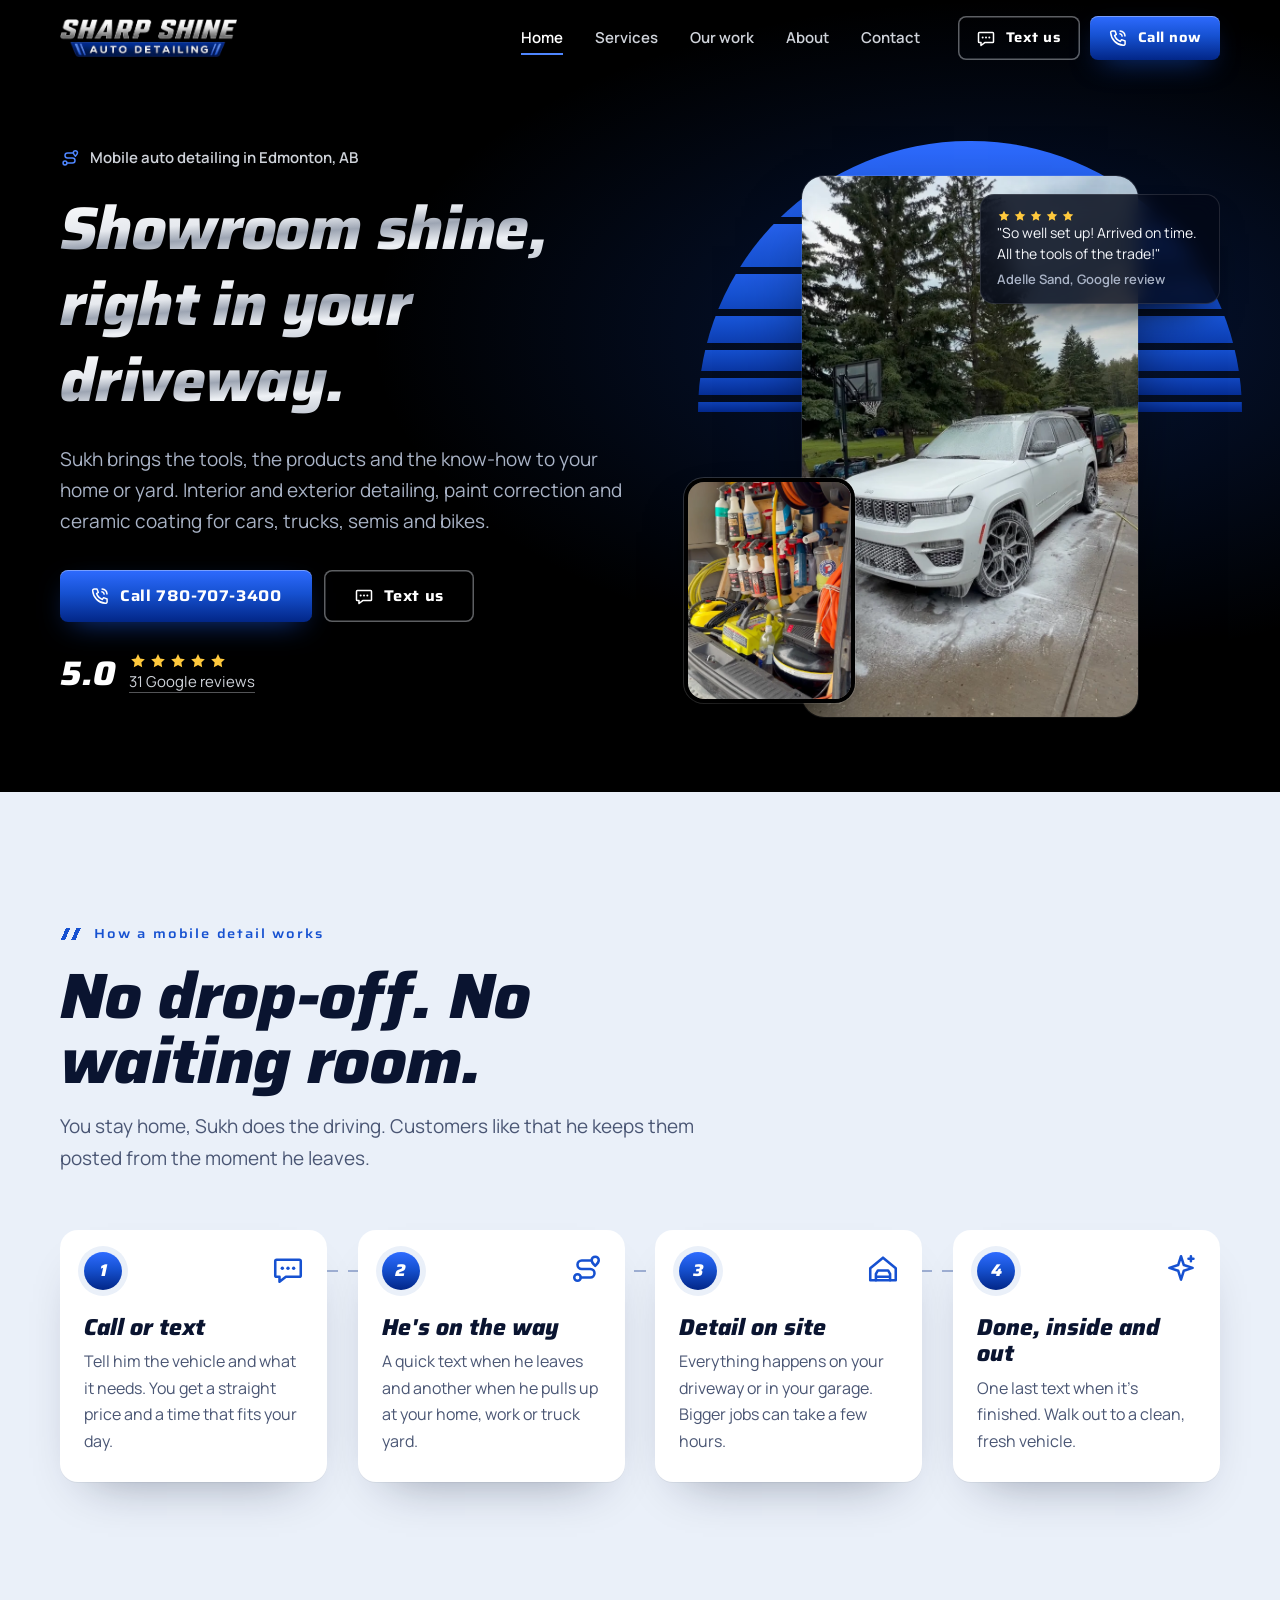
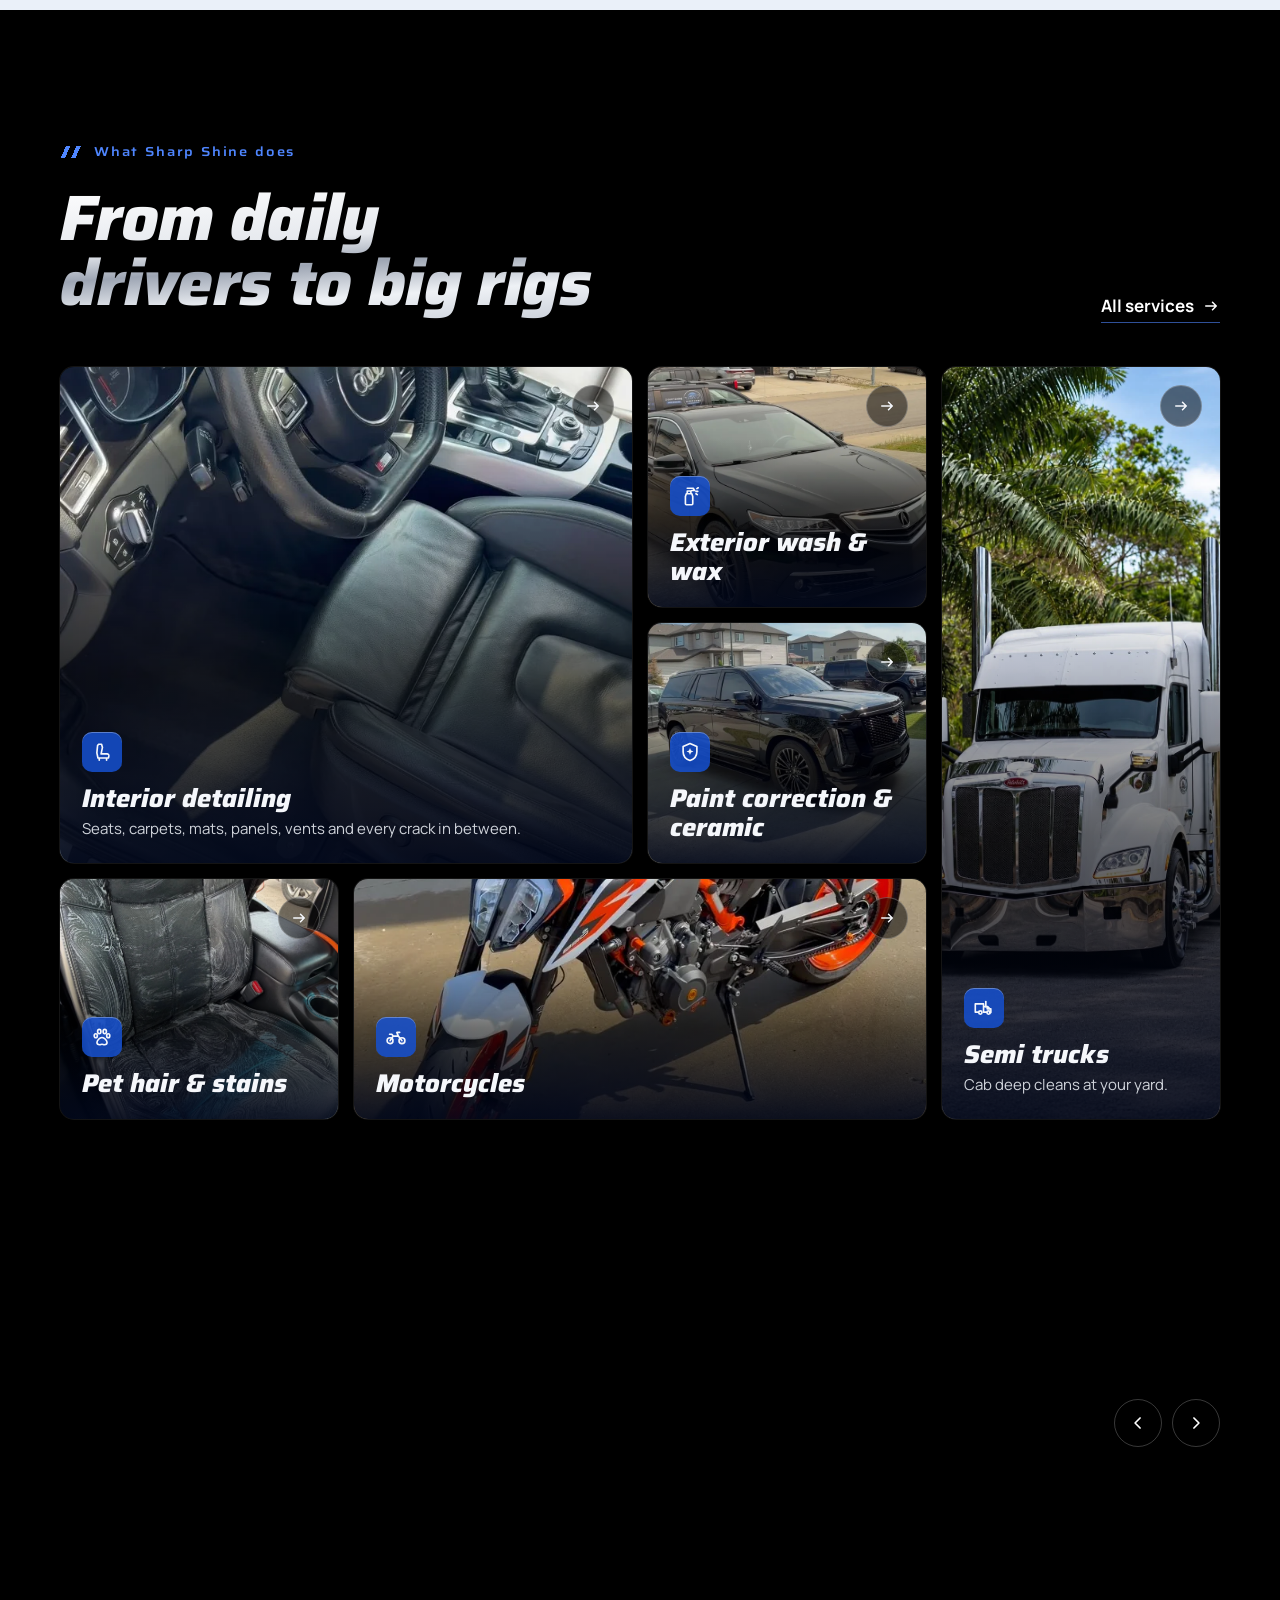
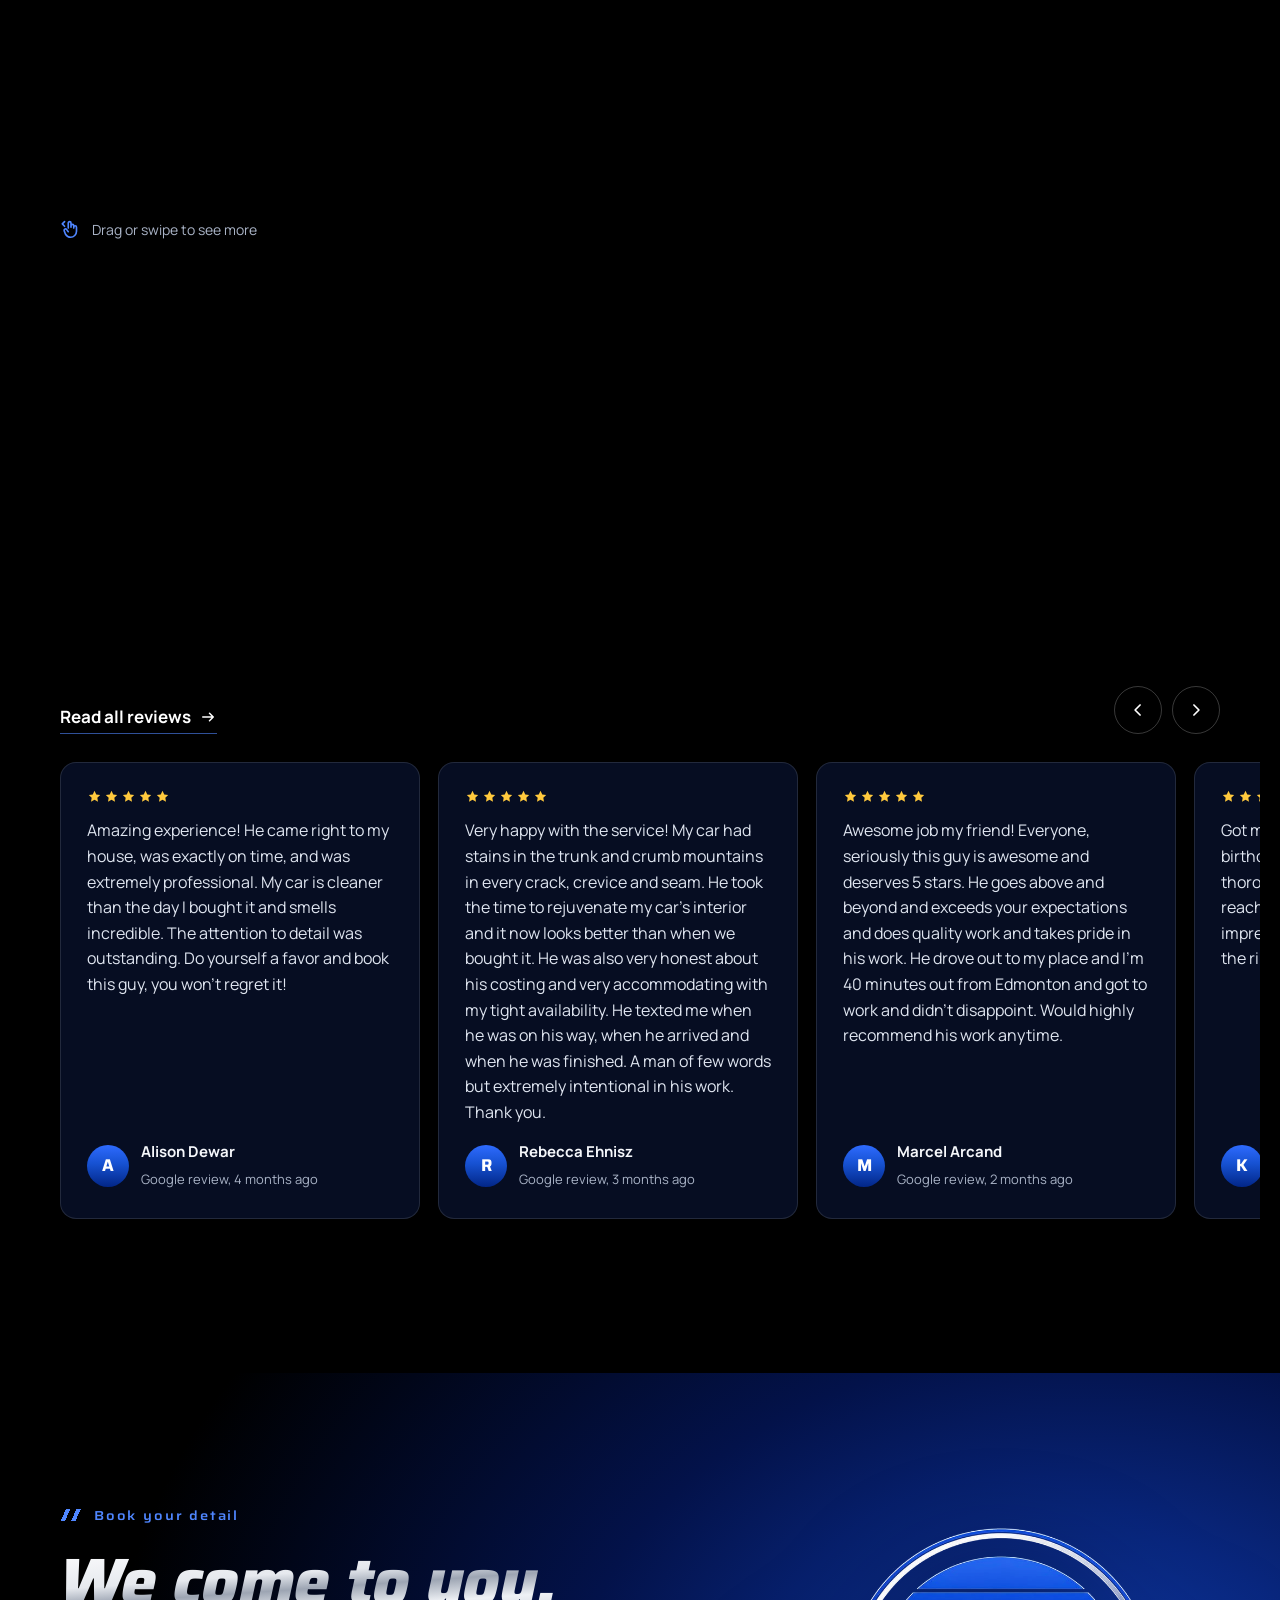
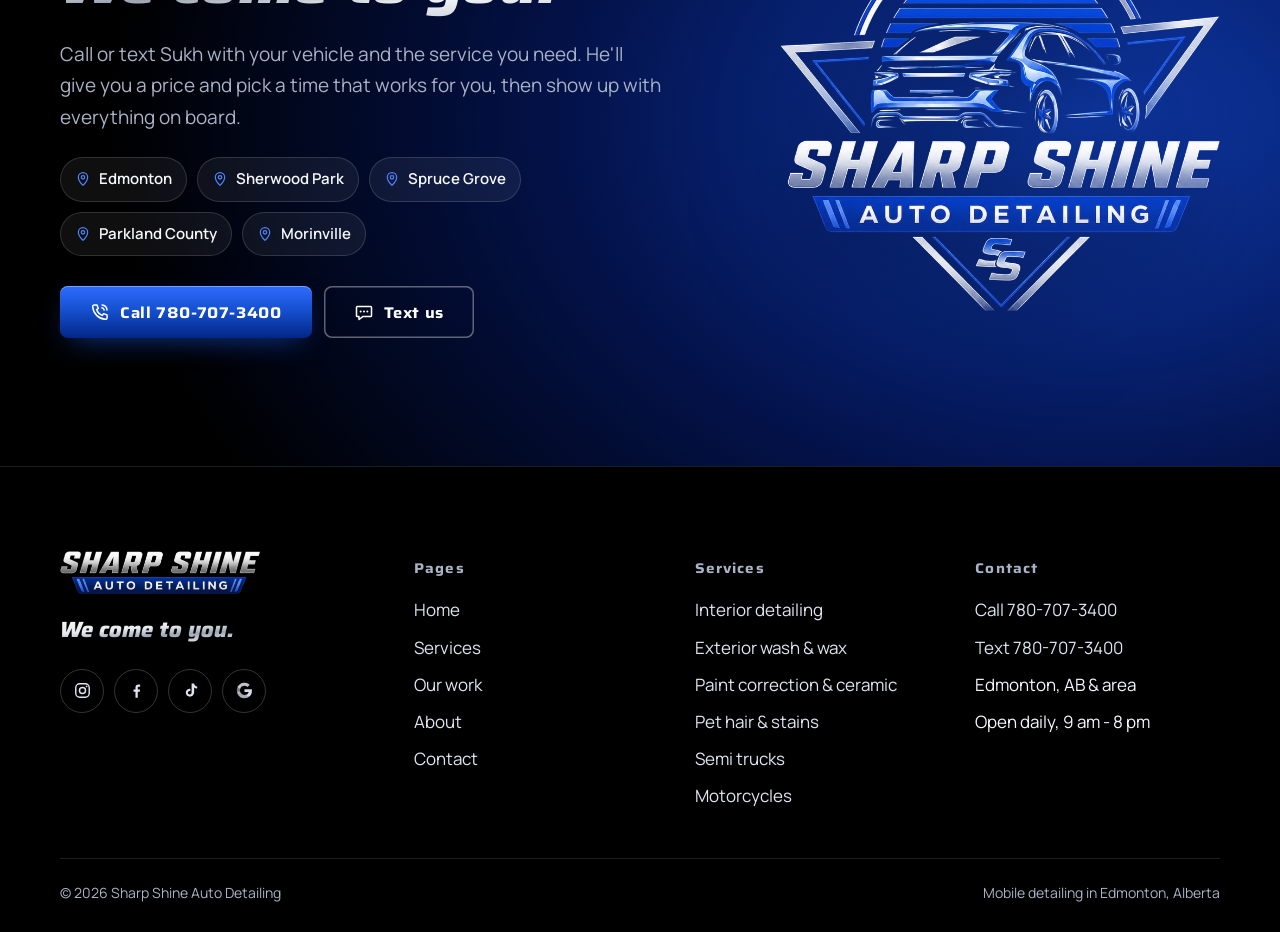
<file: index.html>
<!doctype html>
<html lang="en-CA">
<head>
<meta charset="utf-8">
<meta name="viewport" content="width=device-width, initial-scale=1, viewport-fit=cover">
<meta name="robots" content="noindex, nofollow">
<title>Sharp Shine Auto Detailing | Mobile detailing in Edmonton, AB</title>
<meta name="description" content="Mobile auto detailing in Edmonton and area. Interior and exterior detailing, paint correction, ceramic coating, semis and motorcycles, done in your driveway. 5.0 from 31 Google reviews.">
<meta name="theme-color" content="#000000">
<meta property="og:type" content="website">
<meta property="og:site_name" content="Sharp Shine Auto Detailing">
<meta property="og:title" content="Sharp Shine Auto Detailing | Mobile detailing in Edmonton, AB">
<meta property="og:description" content="Mobile auto detailing in Edmonton and area. Interior and exterior detailing, paint correction, ceramic coating, semis and motorcycles, done in your driveway. 5.0 from 31 Google reviews.">
<meta property="og:url" content="https://konkos-design.github.io/sharp-shine-auto-detailing/">
<meta property="og:image" content="https://konkos-design.github.io/sharp-shine-auto-detailing/img/og-image.jpg">
<meta property="og:image:width" content="1200">
<meta property="og:image:height" content="630">
<meta property="og:image:alt" content="Sharp Shine Auto Detailing - mobile detailing in Edmonton">
<meta name="twitter:card" content="summary_large_image">
<meta name="twitter:title" content="Sharp Shine Auto Detailing | Mobile detailing in Edmonton, AB">
<meta name="twitter:description" content="Mobile auto detailing in Edmonton and area. Interior and exterior detailing, paint correction, ceramic coating, semis and motorcycles, done in your driveway. 5.0 from 31 Google reviews.">
<meta name="twitter:image" content="https://konkos-design.github.io/sharp-shine-auto-detailing/img/og-image.jpg">
<link rel="icon" href="favicon.ico" sizes="any">
<link rel="icon" href="img/favicon.svg" type="image/svg+xml">
<link rel="apple-touch-icon" href="img/apple-touch-icon.png">
<script>(function(d){if(!matchMedia("(prefers-reduced-motion: reduce)").matches){d.classList.add("js-anim");setTimeout(function(){d.classList.remove("js-anim")},3500)}})(document.documentElement)</script>
<link rel="preload" href="fonts/saira-latin-standard-italic.woff2" as="font" type="font/woff2" crossorigin>
<link rel="preload" href="fonts/manrope-latin-wght-normal.woff2" as="font" type="font/woff2" crossorigin>
<link rel="stylesheet" href="css/style.css">
<script type="application/ld+json">{"@context": "https://schema.org", "@type": "AutoWash", "name": "Sharp Shine Auto Detailing", "telephone": "+1-780-707-3400", "areaServed": "Edmonton, AB", "address": {"@type": "PostalAddress", "addressLocality": "Edmonton", "addressRegion": "AB", "addressCountry": "CA"}, "openingHours": "Mo-Su 09:00-20:00", "sameAs": ["https://www.instagram.com/sharp_shine_auto_detailing/", "https://www.facebook.com/sharp.shine.detailing/", "https://www.tiktok.com/@sharp_shine"]}</script>
</head>
<body>
<svg xmlns="http://www.w3.org/2000/svg" style="display:none">
<symbol id="i-phone" viewBox="0 0 24 24"><path fill="none" stroke="currentColor" stroke-width="1.8" stroke-linecap="round" stroke-linejoin="round" d="M5.2 3.5h3.2l1.6 4.2-2.1 1.4a11 11 0 0 0 7 7l1.4-2.1 4.2 1.6v3.2a2 2 0 0 1-2.2 2A16.5 16.5 0 0 1 3.2 5.7a2 2 0 0 1 2-2.2Z"/><path fill="none" stroke="currentColor" stroke-width="1.8" stroke-linecap="round" d="M14.5 3.6a6.5 6.5 0 0 1 5.9 5.9M14.3 7a3.2 3.2 0 0 1 2.7 2.7"/></symbol>
<symbol id="i-sms" viewBox="0 0 24 24"><path fill="none" stroke="currentColor" stroke-width="1.8" stroke-linejoin="round" d="M4 5.5h16a1 1 0 0 1 1 1v10a1 1 0 0 1-1 1h-9.5L6 21v-3.5H4a1 1 0 0 1-1-1v-10a1 1 0 0 1 1-1Z"/><circle cx="8" cy="11.5" r="1.2" fill="currentColor"/><circle cx="12" cy="11.5" r="1.2" fill="currentColor"/><circle cx="16" cy="11.5" r="1.2" fill="currentColor"/></symbol>
<symbol id="i-pin" viewBox="0 0 24 24"><path fill="none" stroke="currentColor" stroke-width="1.8" stroke-linejoin="round" d="M12 21.5s-7-6.2-7-12a7 7 0 0 1 14 0c0 5.8-7 12-7 12Z"/><circle cx="12" cy="9.5" r="2.6" fill="none" stroke="currentColor" stroke-width="1.8"/></symbol>
<symbol id="i-clock" viewBox="0 0 24 24"><circle cx="12" cy="12" r="8.5" fill="none" stroke="currentColor" stroke-width="1.8"/><path fill="none" stroke="currentColor" stroke-width="1.8" stroke-linecap="round" d="M12 7.5V12l3 2"/></symbol>
<symbol id="i-star" viewBox="0 0 24 24"><path fill="currentColor" d="m12 2.8 2.8 5.8 6.3.9-4.6 4.4 1.1 6.3L12 17.2l-5.6 3 1.1-6.3-4.6-4.4 6.3-.9Z"/></symbol>
<symbol id="i-arrow" viewBox="0 0 24 24"><path fill="none" stroke="currentColor" stroke-width="2" stroke-linecap="round" stroke-linejoin="round" d="M5 12h14m-5-5 5 5-5 5"/></symbol>
<symbol id="i-left" viewBox="0 0 24 24"><path fill="none" stroke="currentColor" stroke-width="2" stroke-linecap="round" stroke-linejoin="round" d="m14.5 6-6 6 6 6"/></symbol>
<symbol id="i-right" viewBox="0 0 24 24"><path fill="none" stroke="currentColor" stroke-width="2" stroke-linecap="round" stroke-linejoin="round" d="m9.5 6 6 6-6 6"/></symbol>
<symbol id="i-close" viewBox="0 0 24 24"><path fill="none" stroke="currentColor" stroke-width="2" stroke-linecap="round" d="m6 6 12 12M18 6 6 18"/></symbol>
<symbol id="i-seat" viewBox="0 0 24 24"><path fill="none" stroke="currentColor" stroke-width="1.8" stroke-linecap="round" stroke-linejoin="round" d="M8.5 3.5h3l1 3.5-1.5 7h6.5a2 2 0 0 1 2 2.3l-.4 2.2H7.6L6.4 13 7 6.6a3 3 0 0 1 1.5-3.1ZM9 18.5V21m8-2.5V21"/></symbol>
<symbol id="i-spray" viewBox="0 0 24 24"><path fill="none" stroke="currentColor" stroke-width="1.8" stroke-linecap="round" stroke-linejoin="round" d="M8 9.5h6l1 3v8a1 1 0 0 1-1 1H8a1 1 0 0 1-1-1v-8Zm1-3h4v3H9Zm0-3h6.5l1.5 2.5h-3m5.5-2 1.5-1M18.5 7h2m-2 2.5 1.5 1"/></symbol>
<symbol id="i-polish" viewBox="0 0 24 24"><ellipse cx="9" cy="16.5" rx="6.5" ry="2.8" fill="none" stroke="currentColor" stroke-width="1.8"/><path fill="none" stroke="currentColor" stroke-width="1.8" stroke-linecap="round" stroke-linejoin="round" d="M9 13.7V11h4.5L20 7.5 21 9.3l-6 3.2M6.5 5l1 2m3-3-.3 2.4M3.5 8l2 .8"/></symbol>
<symbol id="i-shield" viewBox="0 0 24 24"><path fill="none" stroke="currentColor" stroke-width="1.8" stroke-linejoin="round" d="M12 2.8 19.5 6v5.6c0 4.6-3.2 8.2-7.5 9.6-4.3-1.4-7.5-5-7.5-9.6V6Z"/><path fill="currentColor" d="m12 7.6 1.1 2.7 2.7 1.1-2.7 1.1-1.1 2.7-1.1-2.7-2.7-1.1 2.7-1.1Z"/></symbol>
<symbol id="i-semi" viewBox="0 0 24 24"><path fill="none" stroke="currentColor" stroke-width="1.8" stroke-linecap="round" stroke-linejoin="round" d="M2.5 16.5V7.5h9v9m0-6h4.5l3.5 3.5v3h-1.5M11.5 16.5h3.5m-9 0H2.5M15.5 10.5V13h4"/><circle cx="8" cy="17" r="1.8" fill="none" stroke="currentColor" stroke-width="1.8"/><circle cx="17" cy="17" r="1.8" fill="none" stroke="currentColor" stroke-width="1.8"/><path fill="none" stroke="currentColor" stroke-width="1.8" stroke-linecap="round" d="M14 10.5V5"/></symbol>
<symbol id="i-moto" viewBox="0 0 24 24"><circle cx="5.5" cy="16" r="3.2" fill="none" stroke="currentColor" stroke-width="1.8"/><circle cx="18.5" cy="16" r="3.2" fill="none" stroke="currentColor" stroke-width="1.8"/><path fill="none" stroke="currentColor" stroke-width="1.8" stroke-linecap="round" stroke-linejoin="round" d="M5.5 16 9 11h5.5l4 5M14.5 11l-1.6-4H16m-7 4-1.6-2H5"/></symbol>
<symbol id="i-paw" viewBox="0 0 24 24"><path fill="none" stroke="currentColor" stroke-width="1.8" stroke-linejoin="round" d="M12 12.5c2.6 0 5.5 3.4 5.5 5.6 0 1.6-1.3 2.4-2.8 2.4-1.2 0-1.7-.6-2.7-.6s-1.5.6-2.7.6c-1.5 0-2.8-.8-2.8-2.4 0-2.2 2.9-5.6 5.5-5.6Z"/><ellipse cx="5.2" cy="10.6" rx="1.7" ry="2.2" fill="none" stroke="currentColor" stroke-width="1.8"/><ellipse cx="18.8" cy="10.6" rx="1.7" ry="2.2" fill="none" stroke="currentColor" stroke-width="1.8"/><ellipse cx="9" cy="6" rx="1.8" ry="2.4" fill="none" stroke="currentColor" stroke-width="1.8"/><ellipse cx="15" cy="6" rx="1.8" ry="2.4" fill="none" stroke="currentColor" stroke-width="1.8"/></symbol>
<symbol id="i-steam" viewBox="0 0 24 24"><path fill="none" stroke="currentColor" stroke-width="1.8" stroke-linecap="round" d="M7 10c-1.4-1.6 1.4-2.4 0-4s1.4-2.4 0-4M12 10c-1.4-1.6 1.4-2.4 0-4s1.4-2.4 0-4m5 8c-1.4-1.6 1.4-2.4 0-4s1.4-2.4 0-4"/><path fill="none" stroke="currentColor" stroke-width="1.8" stroke-linejoin="round" d="M4 13h16l-2 8H6Z"/></symbol>
<symbol id="i-car" viewBox="0 0 56 36"><path fill="currentColor" d="M8 22c0-3 2-5 5-5.6l6-1.2 6.5-5.4c1.4-1.1 3-1.8 4.8-1.8h7.2c2 0 3.8 1 5 2.6l3.6 4.8 3.4.9c2.2.6 3.5 2.6 3.5 4.8V26c0 1-.8 1.8-1.8 1.8H9.8C8.8 27.8 8 27 8 26Z"/><path fill="#fff" opacity=".9" d="M27.6 11.6c.8-.6 1.7-1 2.7-1h3.4l.8 5.6H22Zm8.9-1h1.7c1.3 0 2.5.6 3.3 1.7l3 3.9h-7.2Z"/><circle cx="17" cy="28" r="5" fill="#0a1430"/><circle cx="17" cy="28" r="2.2" fill="#cfd3da"/><circle cx="43" cy="28" r="5" fill="#0a1430"/><circle cx="43" cy="28" r="2.2" fill="#cfd3da"/><path fill="none" stroke="currentColor" stroke-width="2" stroke-linecap="round" opacity=".55" d="M1 17h5M2.5 22H6"/></symbol>
<symbol id="i-route" viewBox="0 0 24 24"><circle cx="6" cy="18" r="2.3" fill="none" stroke="currentColor" stroke-width="1.8"/><path fill="none" stroke="currentColor" stroke-width="1.8" stroke-linecap="round" stroke-linejoin="round" d="M8.3 18H15a3 3 0 0 0 0-6H9a3 3 0 0 1 0-6h7"/><path fill="none" stroke="currentColor" stroke-width="1.8" stroke-linejoin="round" d="M18.5 9.8S16 7.5 16 5.8a2.5 2.5 0 0 1 5 0c0 1.7-2.5 4-2.5 4Z"/></symbol>
<symbol id="i-drive" viewBox="0 0 24 24"><path fill="none" stroke="currentColor" stroke-width="1.8" stroke-linejoin="round" d="M3 11.5 12 4l9 7.5V20H3Z"/><path fill="none" stroke="currentColor" stroke-width="1.8" stroke-linecap="round" stroke-linejoin="round" d="M7 20v-4.5l1.4-2.5h7.2l1.4 2.5V20M7 17.5h10"/></symbol>
<symbol id="i-spark" viewBox="0 0 24 24"><path fill="none" stroke="currentColor" stroke-width="1.8" stroke-linejoin="round" d="m12 3 2 6.2 6.2 2-6.2 2L12 19.5l-2-6.3-6.2-2 6.2-2Z"/><path fill="none" stroke="currentColor" stroke-width="1.8" stroke-linecap="round" d="M19 3v3.5M17.3 4.8h3.5"/></symbol>
<symbol id="i-light" viewBox="0 0 24 24"><path fill="none" stroke="currentColor" stroke-width="1.8" stroke-linejoin="round" d="M11 5.5c-4 0-7 2.9-7 6.5s3 6.5 7 6.5c.8 0 1.5-.7 1.5-1.5V7c0-.8-.7-1.5-1.5-1.5Z"/><path fill="none" stroke="currentColor" stroke-width="1.8" stroke-linecap="round" d="M15.5 8h5m-5 4h5.5m-5.5 4h5"/></symbol>
<symbol id="i-hand" viewBox="0 0 24 24"><path fill="none" stroke="currentColor" stroke-width="1.8" stroke-linecap="round" stroke-linejoin="round" d="M9 11V5.5a1.5 1.5 0 0 1 3 0V10m0-1.5a1.5 1.5 0 0 1 3 0V11m0-1a1.5 1.5 0 0 1 3 0v4.5a6.5 6.5 0 0 1-6.5 6.5c-2.6 0-4.2-1.3-5.5-3.3L4.6 14a1.5 1.5 0 0 1 2.5-1.6L9 15M2.5 6.5 5 4m0 5L2.5 6.5"/></symbol>
<symbol id="i-tag" viewBox="0 0 24 24"><path fill="none" stroke="currentColor" stroke-width="1.8" stroke-linejoin="round" d="M3.5 12.2V4.5a1 1 0 0 1 1-1h7.7L21 12.3 12.3 21Z"/><circle cx="8" cy="8" r="1.6" fill="currentColor"/></symbol>
<symbol id="i-chat" viewBox="0 0 24 24"><path fill="none" stroke="currentColor" stroke-width="1.8" stroke-linejoin="round" d="M5 4.5h10a2 2 0 0 1 2 2V12a2 2 0 0 1-2 2H9l-4 3v-3a2 2 0 0 1-2-2V6.5a2 2 0 0 1 2-2Z"/><path fill="none" stroke="currentColor" stroke-width="1.8" stroke-linecap="round" stroke-linejoin="round" d="M17 8.5h2a2 2 0 0 1 2 2V16a2 2 0 0 1-2 2v3l-4-3h-4"/></symbol>
<symbol id="i-hand-heart" viewBox="0 0 24 24"><path fill="none" stroke="currentColor" stroke-width="1.8" stroke-linejoin="round" d="M12 11.5S7.5 8.7 7.5 5.9A2.4 2.4 0 0 1 12 4.7a2.4 2.4 0 0 1 4.5 1.2c0 2.8-4.5 5.6-4.5 5.6Z"/><path fill="none" stroke="currentColor" stroke-width="1.8" stroke-linecap="round" stroke-linejoin="round" d="M2.5 15.5h3l4-1.5h4.5a1.5 1.5 0 0 1 0 3H11m3 0 5.3-2.4a1.5 1.5 0 0 1 1.4 2.6L14 21H5.5l-3-1.5"/></symbol>
<symbol id="i-ig" viewBox="0 0 24 24"><rect x="3.5" y="3.5" width="17" height="17" rx="5" fill="none" stroke="currentColor" stroke-width="1.8"/><circle cx="12" cy="12" r="3.8" fill="none" stroke="currentColor" stroke-width="1.8"/><circle cx="17.2" cy="6.8" r="1.1" fill="currentColor"/></symbol>
<symbol id="i-fb" viewBox="0 0 24 24"><path fill="currentColor" d="M13.6 21v-7.4h2.5l.4-3h-2.9V8.8c0-.9.3-1.5 1.5-1.5h1.5V4.6c-.3 0-1.2-.1-2.2-.1-2.2 0-3.7 1.3-3.7 3.8v2.3H8.2v3h2.5V21Z"/></symbol>
<symbol id="i-tt" viewBox="0 0 24 24"><path fill="currentColor" d="M16.6 3c.3 2.2 1.6 3.6 3.9 3.8v2.6c-1.4.1-2.7-.3-3.9-1.1v5.9c0 3.7-3.1 6-6.3 5.5-2.8-.4-4.6-3-4.2-5.8.4-2.7 2.9-4.4 5.7-4v2.7c-1.4-.4-2.9.4-3.1 1.8-.2 1.3.8 2.5 2.1 2.6 1.4.1 2.6-.9 2.6-2.4V3Z"/></symbol>
<symbol id="i-google" viewBox="0 0 24 24"><path fill="currentColor" d="M21.4 12.2c0-.7-.1-1.3-.2-1.9H12v3.6h5.3a4.6 4.6 0 0 1-2 3v2.5h3.2c1.9-1.7 2.9-4.2 2.9-7.2Z" opacity=".95"/><path fill="currentColor" d="M12 21.7c2.7 0 4.9-.9 6.5-2.4l-3.2-2.5c-.9.6-2 .9-3.3.9-2.6 0-4.7-1.7-5.5-4H3.2v2.6A9.7 9.7 0 0 0 12 21.7Z" opacity=".75"/><path fill="currentColor" d="M6.5 13.7a5.8 5.8 0 0 1 0-3.7V7.4H3.2a9.7 9.7 0 0 0 0 8.7Z" opacity=".55"/><path fill="currentColor" d="M12 6.1c1.5 0 2.8.5 3.8 1.5l2.8-2.8A9.7 9.7 0 0 0 3.2 7.4L6.5 10c.8-2.3 2.9-3.9 5.5-3.9Z" opacity=".85"/></symbol>
</svg>

<a class="skip" href="#main">Skip to content</a>
<header class="hdr" id="hdr">
  <div class="wrap hdr__in">
    <a class="hdr__logo" href="index.html" aria-label="Sharp Shine Auto Detailing, home"><img src="img/logo-wordmark.png" alt="Sharp Shine Auto Detailing" width="177" height="38"></a>
    <nav class="nav" aria-label="Main"><a href="index.html" aria-current="page">Home</a><a href="services.html">Services</a><a href="work.html">Our work</a><a href="about.html">About</a><a href="contact.html">Contact</a></nav>
    <div class="hdr__cta"><a class="btn btn--ghost btn--sm" href="sms:+17807073400"><svg aria-hidden="true"><use href="#i-sms"/></svg><span>Text us</span></a><a class="btn btn--sm" href="tel:+17807073400"><svg aria-hidden="true"><use href="#i-phone"/></svg><span>Call now</span></a></div>
    <button class="burger" id="burger" aria-label="Open menu" aria-expanded="false" aria-controls="mnav"><span></span><span></span><span></span></button>
  </div>
</header>
<div class="mnav" id="mnav" aria-hidden="true">
  <a class="ml" href="index.html">Home</a><a class="ml" href="services.html">Services</a><a class="ml" href="work.html">Our work</a><a class="ml" href="about.html">About</a><a class="ml" href="contact.html">Contact</a>
  <div class="mnav__cta"><a class="btn" href="tel:+17807073400"><svg aria-hidden="true"><use href="#i-phone"/></svg><span>Call 780-707-3400</span></a><a class="btn btn--ghost" href="sms:+17807073400"><svg aria-hidden="true"><use href="#i-sms"/></svg><span>Text us</span></a></div>
  <p class="mnav__meta">Mobile detailing in Edmonton & area. Open daily, 9 am - 8 pm.</p>
</div>
<main id="main">
<section class="hero">
  <div class="wrap hero__grid">
    <div class="hero__copy">
      <p class="hero__tag"><svg aria-hidden="true"><use href="#i-route"/></svg>Mobile auto detailing in Edmonton, AB</p>
      <h1 class="d"><span class="ln"><span class="chrome">Showroom shine,</span></span><span class="ln"><span class="chrome">right in your</span></span><span class="ln"><span class="chrome">driveway.</span></span></h1>
      <p class="lead hero__lead">Sukh brings the tools, the products and the know-how to your home or yard. Interior and exterior detailing, paint correction and ceramic coating for cars, trucks, semis and bikes.</p>
      <div class="btns hero__cta"><a class="btn" href="tel:+17807073400"><svg aria-hidden="true"><use href="#i-phone"/></svg><span>Call 780-707-3400</span></a><a class="btn btn--ghost" href="sms:+17807073400"><svg aria-hidden="true"><use href="#i-sms"/></svg><span>Text us</span></a></div>
      <div class="rating"><span class="rating__n">5.0</span><div><span class="stars" role="img" aria-label="5 out of 5 stars"><svg aria-hidden="true"><use href="#i-star"/></svg><svg aria-hidden="true"><use href="#i-star"/></svg><svg aria-hidden="true"><use href="#i-star"/></svg><svg aria-hidden="true"><use href="#i-star"/></svg><svg aria-hidden="true"><use href="#i-star"/></svg></span><a href="https://www.google.com/maps/place/?q=place_id:ChIJnS4aDgAZoFMRnge6xUoEZIM" target="_blank" rel="noopener">31 Google reviews</a></div></div>
    </div>
    <div class="hero__media">
      <div class="sun" aria-hidden="true"><i></i><i></i><i></i><i></i><i></i><i></i><i></i></div>
      <div class="hero__main gloss"><img src="img/hero-foam.webp" alt="White Jeep Grand Cherokee covered in foam during an exterior wash in a customer's driveway" width="720" height="1280" fetchpriority="high"></div>
      <div class="hero__sub gloss"><img src="img/hero-trunk.webp" alt="Detailing gear packed in the back of the Sharp Shine vehicle: sprayers, hoses, extractor and polisher" width="720" height="1280"></div>
      <div class="hero__quote"><span class="stars" role="img" aria-label="5 out of 5 stars"><svg aria-hidden="true"><use href="#i-star"/></svg><svg aria-hidden="true"><use href="#i-star"/></svg><svg aria-hidden="true"><use href="#i-star"/></svg><svg aria-hidden="true"><use href="#i-star"/></svg><svg aria-hidden="true"><use href="#i-star"/></svg></span><div>"So well set up! Arrived on time. All the tools of the trade!"</div><b>Adelle Sand, Google review</b></div>
    </div>
  </div>
</section>

<section class="sec light" id="how">
  <div class="wrap">
    <div class="sec__head rv">
      <p class="kicker">How a mobile detail works</p>
      <h2 class="d h2">No drop-off. No waiting room.</h2>
      <p class="lead">You stay home, Sukh does the driving. Customers like that he keeps them posted from the moment he leaves.</p>
    </div>
    <div class="route" id="route">
      <div class="route__track" aria-hidden="true"><svg class="route__car" id="routeCar"><use href="#i-car"/></svg></div>
      <article class="step rv"><span class="step__n">1</span><svg class="step__ic" aria-hidden="true"><use href="#i-sms"/></svg><h3>Call or text</h3><p>Tell him the vehicle and what it needs. You get a straight price and a time that fits your day.</p></article>
      <article class="step rv rv-d1"><span class="step__n">2</span><svg class="step__ic" aria-hidden="true"><use href="#i-route"/></svg><h3>He's on the way</h3><p>A quick text when he leaves and another when he pulls up at your home, work or truck yard.</p></article>
      <article class="step rv rv-d2"><span class="step__n">3</span><svg class="step__ic" aria-hidden="true"><use href="#i-drive"/></svg><h3>Detail on site</h3><p>Everything happens on your driveway or in your garage. Bigger jobs can take a few hours.</p></article>
      <article class="step rv rv-d3"><span class="step__n">4</span><svg class="step__ic" aria-hidden="true"><use href="#i-spark"/></svg><h3>Done, inside and out</h3><p>One last text when it's finished. Walk out to a clean, fresh vehicle.</p></article>
    </div>
  </div>
</section>

<section class="sec" id="services">
  <div class="wrap">
    <div class="row-head">
      <div class="sec__head rv"><p class="kicker">What Sharp Shine does</p><h2 class="d h2 chrome">From daily drivers to big rigs</h2></div>
      <a class="tlink rv" href="services.html">All services<svg aria-hidden="true"><use href="#i-arrow"/></svg></a>
    </div>
    <div class="bento">
      <a class="tile t-int rv gloss" href="services.html#interior"><img src="img/svc-interior.webp" alt="Clean black leather seats and dash after an interior detail" loading="lazy" width="720" height="1280"><span class="tile__go"><svg aria-hidden="true"><use href="#i-arrow"/></svg></span><div class="tile__b"><span class="tile__ic"><svg aria-hidden="true"><use href="#i-seat"/></svg></span><h3>Interior detailing</h3><p>Seats, carpets, mats, panels, vents and every crack in between.</p></div></a>
      <a class="tile t-ext rv rv-d1" href="services.html#exterior"><img src="img/svc-exterior.webp" alt="Black Acura with a fresh glossy finish" loading="lazy" width="720" height="1280"><span class="tile__go"><svg aria-hidden="true"><use href="#i-arrow"/></svg></span><div class="tile__b"><span class="tile__ic"><svg aria-hidden="true"><use href="#i-spray"/></svg></span><h3>Exterior wash & wax</h3></div></a>
      <a class="tile t-paint rv rv-d2" href="services.html#paint"><img src="img/svc-paint.webp" alt="Black Cadillac Escalade with deep gloss paint" loading="lazy" width="720" height="1280"><span class="tile__go"><svg aria-hidden="true"><use href="#i-arrow"/></svg></span><div class="tile__b"><span class="tile__ic"><svg aria-hidden="true"><use href="#i-shield"/></svg></span><h3>Paint correction & ceramic</h3></div></a>
      <a class="tile t-semi rv rv-d1" href="services.html#semi"><img src="img/svc-semi.webp" alt="White Peterbilt semi truck after a detail" loading="lazy" width="720" height="1280"><span class="tile__go"><svg aria-hidden="true"><use href="#i-arrow"/></svg></span><div class="tile__b"><span class="tile__ic"><svg aria-hidden="true"><use href="#i-semi"/></svg></span><h3>Semi trucks</h3><p>Cab deep cleans at your yard.</p></div></a>
      <a class="tile t-seat rv" href="services.html#pets"><img src="img/svc-seat.webp" alt="Leather seat being foam cleaned" loading="lazy" width="720" height="1280"><span class="tile__go"><svg aria-hidden="true"><use href="#i-arrow"/></svg></span><div class="tile__b"><span class="tile__ic"><svg aria-hidden="true"><use href="#i-paw"/></svg></span><h3>Pet hair & stains</h3></div></a>
      <a class="tile t-moto rv rv-d1" href="services.html#moto"><img src="img/svc-moto.webp" alt="KTM Duke motorcycle after a wash and wax" loading="lazy" width="720" height="1280"><span class="tile__go"><svg aria-hidden="true"><use href="#i-arrow"/></svg></span><div class="tile__b"><span class="tile__ic"><svg aria-hidden="true"><use href="#i-moto"/></svg></span><h3>Motorcycles</h3></div></a>
    </div>
  </div>
</section>

<section class="sec" id="prices" style="padding-top:0">
  <div class="wrap">
    <div class="row-head">
      <div class="sec__head rv"><p class="kicker">Real jobs, real prices</p><h2 class="d h2 chrome">What recent details cost</h2><p class="lead">Straight from jobs Sharp Shine has posted. Every vehicle is different, so call or text for your own quote.</p></div>
      <div class="strip-ctrl"><button class="sbtn" data-prev="rcpts" aria-label="Scroll back"><svg aria-hidden="true"><use href="#i-left"/></svg></button><button class="sbtn" data-next="rcpts" aria-label="Scroll forward"><svg aria-hidden="true"><use href="#i-right"/></svg></button></div>
    </div>
    <div id="rcpts"><div class="strip-wrap"><div class="strip" data-drag tabindex="0" aria-label="Recent jobs and prices"><article class="rcpt"><div class="rcpt__top"><span>Recent job</span><img src="img/logo-wordmark.png" alt="" width="102" height="22" loading="lazy"></div><h3 class="rcpt__car">BMW 550i</h3><p class="rcpt__job">Full interior & exterior detail</p><div class="rcpt__cut"></div><div class="rcpt__price"><small>Edmonton area</small><strong class="chrome">$300</strong></div></article><article class="rcpt"><div class="rcpt__top"><span>Recent job</span><img src="img/logo-wordmark.png" alt="" width="102" height="22" loading="lazy"></div><h3 class="rcpt__car">Volkswagen Atlas</h3><p class="rcpt__job">Full interior & exterior detail</p><div class="rcpt__cut"></div><div class="rcpt__price"><small>Edmonton area</small><strong class="chrome">$350</strong></div></article><article class="rcpt"><div class="rcpt__top"><span>Recent job</span><img src="img/logo-wordmark.png" alt="" width="102" height="22" loading="lazy"></div><h3 class="rcpt__car">Chevy Silverado</h3><p class="rcpt__job">In & out detail</p><div class="rcpt__cut"></div><div class="rcpt__price"><small>Edmonton area</small><strong class="chrome">$350</strong></div></article><article class="rcpt"><div class="rcpt__top"><span>Recent job</span><img src="img/logo-wordmark.png" alt="" width="102" height="22" loading="lazy"></div><h3 class="rcpt__car">Mazda CX-90</h3><p class="rcpt__job">Full detail</p><div class="rcpt__cut"></div><div class="rcpt__price"><small>Edmonton area</small><strong class="chrome">$295</strong></div></article><article class="rcpt"><div class="rcpt__top"><span>Recent job</span><img src="img/logo-wordmark.png" alt="" width="102" height="22" loading="lazy"></div><h3 class="rcpt__car">Yukon Denali</h3><p class="rcpt__job">Full interior detail</p><div class="rcpt__cut"></div><div class="rcpt__price"><small>Edmonton area</small><strong class="chrome">$299</strong></div></article><article class="rcpt"><div class="rcpt__top"><span>Recent job</span><img src="img/logo-wordmark.png" alt="" width="102" height="22" loading="lazy"></div><h3 class="rcpt__car">Hyundai Kona</h3><p class="rcpt__job">Full detail</p><div class="rcpt__cut"></div><div class="rcpt__price"><small>Edmonton area</small><strong class="chrome">$300</strong></div></article><article class="rcpt"><div class="rcpt__top"><span>Recent job</span><img src="img/logo-wordmark.png" alt="" width="102" height="22" loading="lazy"></div><h3 class="rcpt__car">Mazda CX-5</h3><p class="rcpt__job">Interior + pet hair removal</p><div class="rcpt__cut"></div><div class="rcpt__price"><small>Edmonton area</small><strong class="chrome">$320</strong></div></article><article class="rcpt"><div class="rcpt__top"><span>Recent job</span><img src="img/logo-wordmark.png" alt="" width="102" height="22" loading="lazy"></div><h3 class="rcpt__car">Jeep Wrangler</h3><p class="rcpt__job">Heavy pet hair removal</p><div class="rcpt__cut"></div><div class="rcpt__price"><small>Edmonton area</small><strong class="chrome">$390</strong></div></article><article class="rcpt"><div class="rcpt__top"><span>Recent job</span><img src="img/logo-wordmark.png" alt="" width="102" height="22" loading="lazy"></div><h3 class="rcpt__car">Ford Edge</h3><p class="rcpt__job">Full interior transformation</p><div class="rcpt__cut"></div><div class="rcpt__price"><small>Edmonton area</small><strong class="chrome">$400</strong></div></article><article class="rcpt"><div class="rcpt__top"><span>Recent job</span><img src="img/logo-wordmark.png" alt="" width="102" height="22" loading="lazy"></div><h3 class="rcpt__car">BMW</h3><p class="rcpt__job">Full interior detail</p><div class="rcpt__cut"></div><div class="rcpt__price"><small>Edmonton area</small><strong class="chrome">$250</strong></div></article></div></div></div>
    <p class="strip-hint"><svg aria-hidden="true"><use href="#i-hand"/></svg>Drag or swipe to see more</p>
  </div>
</section>

<section class="sec" id="reviews" style="padding-top:0">
  <div class="wrap">
    <div class="rev-feature">
      <div class="score rv"><div><b>5.0</b><span class="stars" role="img" aria-label="5 out of 5 stars"><svg aria-hidden="true"><use href="#i-star"/></svg><svg aria-hidden="true"><use href="#i-star"/></svg><svg aria-hidden="true"><use href="#i-star"/></svg><svg aria-hidden="true"><use href="#i-star"/></svg><svg aria-hidden="true"><use href="#i-star"/></svg></span><span>31 Google reviews</span></div></div>
      <blockquote class="bigq rv rv-d1">"Previously I had my vehicle detailed and water got into the electronics. I was so nervous to let anyone touch my car again. Everything works great! Sharp Shine really knows what they are doing."<cite>Adelle Sand, Google review</cite></blockquote>
    </div>
    <div class="row-head" style="margin-bottom:20px"><a class="tlink" href="about.html#reviews">Read all reviews<svg aria-hidden="true"><use href="#i-arrow"/></svg></a><div class="strip-ctrl"><button class="sbtn" data-prev="revs" aria-label="Scroll back"><svg aria-hidden="true"><use href="#i-left"/></svg></button><button class="sbtn" data-next="revs" aria-label="Scroll forward"><svg aria-hidden="true"><use href="#i-right"/></svg></button></div></div>
    <div id="revs" class="strip-wrap"><div class="strip" data-drag tabindex="0" aria-label="Google reviews"><article class="rc"><span class="stars" role="img" aria-label="5 out of 5 stars"><svg aria-hidden="true"><use href="#i-star"/></svg><svg aria-hidden="true"><use href="#i-star"/></svg><svg aria-hidden="true"><use href="#i-star"/></svg><svg aria-hidden="true"><use href="#i-star"/></svg><svg aria-hidden="true"><use href="#i-star"/></svg></span><p>Amazing experience! He came right to my house, was exactly on time, and was extremely professional. My car is cleaner than the day I bought it and smells incredible. The attention to detail was outstanding. Do yourself a favor and book this guy, you won&#x27;t regret it!</p><div class="rc__who"><span class="av" aria-hidden="true">A</span><div><b>Alison Dewar</b><small>Google review, 4 months ago</small></div></div></article><article class="rc"><span class="stars" role="img" aria-label="5 out of 5 stars"><svg aria-hidden="true"><use href="#i-star"/></svg><svg aria-hidden="true"><use href="#i-star"/></svg><svg aria-hidden="true"><use href="#i-star"/></svg><svg aria-hidden="true"><use href="#i-star"/></svg><svg aria-hidden="true"><use href="#i-star"/></svg></span><p>Very happy with the service! My car had stains in the trunk and crumb mountains in every crack, crevice and seam. He took the time to rejuvenate my car&#x27;s interior and it now looks better than when we bought it. He was also very honest about his costing and very accommodating with my tight availability. He texted me when he was on his way, when he arrived and when he was finished. A man of few words but extremely intentional in his work. Thank you.</p><div class="rc__who"><span class="av" aria-hidden="true">R</span><div><b>Rebecca Ehnisz</b><small>Google review, 3 months ago</small></div></div></article><article class="rc"><span class="stars" role="img" aria-label="5 out of 5 stars"><svg aria-hidden="true"><use href="#i-star"/></svg><svg aria-hidden="true"><use href="#i-star"/></svg><svg aria-hidden="true"><use href="#i-star"/></svg><svg aria-hidden="true"><use href="#i-star"/></svg><svg aria-hidden="true"><use href="#i-star"/></svg></span><p>Awesome job my friend! Everyone, seriously this guy is awesome and deserves 5 stars. He goes above and beyond and exceeds your expectations and does quality work and takes pride in his work. He drove out to my place and I&#x27;m 40 minutes out from Edmonton and got to work and didn&#x27;t disappoint. Would highly recommend his work anytime.</p><div class="rc__who"><span class="av" aria-hidden="true">M</span><div><b>Marcel Arcand</b><small>Google review, 2 months ago</small></div></div></article><article class="rc"><span class="stars" role="img" aria-label="5 out of 5 stars"><svg aria-hidden="true"><use href="#i-star"/></svg><svg aria-hidden="true"><use href="#i-star"/></svg><svg aria-hidden="true"><use href="#i-star"/></svg><svg aria-hidden="true"><use href="#i-star"/></svg><svg aria-hidden="true"><use href="#i-star"/></svg></span><p>Got my partner&#x27;s SUV cleaned up for their birthday. The clean is exceptionally thorough getting places that are hard to reach or overlooked. I was really impressed with the tires and the shine on the rims.</p><div class="rc__who"><span class="av" aria-hidden="true">K</span><div><b>Kayleigh Ironside</b><small>Google review, 2 months ago</small></div></div></article><article class="rc"><span class="stars" role="img" aria-label="5 out of 5 stars"><svg aria-hidden="true"><use href="#i-star"/></svg><svg aria-hidden="true"><use href="#i-star"/></svg><svg aria-hidden="true"><use href="#i-star"/></svg><svg aria-hidden="true"><use href="#i-star"/></svg><svg aria-hidden="true"><use href="#i-star"/></svg></span><p>Amazing experience! Super convenient having them come to my house, and my car has honestly never looked this clean. Great attention to detail and excellent service. Highly recommend!</p><div class="rc__who"><span class="av" aria-hidden="true">J</span><div><b>Julia Ziegler</b><small>Google review, 2 months ago</small></div></div></article><article class="rc"><span class="stars" role="img" aria-label="5 out of 5 stars"><svg aria-hidden="true"><use href="#i-star"/></svg><svg aria-hidden="true"><use href="#i-star"/></svg><svg aria-hidden="true"><use href="#i-star"/></svg><svg aria-hidden="true"><use href="#i-star"/></svg><svg aria-hidden="true"><use href="#i-star"/></svg></span><p>If you&#x27;re looking for quality detailing, this is the place to call. My Toyota Corolla had years of dirt built up, and now it looks showroom ready. Professional, friendly, and worth every dollar. Highly recommend!</p><div class="rc__who"><span class="av" aria-hidden="true">H</span><div><b>Harneet Brar</b><small>Google review, 2 months ago</small></div></div></article><article class="rc"><span class="stars" role="img" aria-label="5 out of 5 stars"><svg aria-hidden="true"><use href="#i-star"/></svg><svg aria-hidden="true"><use href="#i-star"/></svg><svg aria-hidden="true"><use href="#i-star"/></svg><svg aria-hidden="true"><use href="#i-star"/></svg><svg aria-hidden="true"><use href="#i-star"/></svg></span><p>One of the best auto detailers in Edmonton! Very professional and expert in his job. Sukhvir did my semi and caravan, now looks like new. He knows the exact chemical for every trim. Good job Sukhbir, keep it up.</p><div class="rc__who"><span class="av" aria-hidden="true">M</span><div><b>Manveer Singh</b><small>Google review, a year ago</small></div></div></article><article class="rc"><span class="stars" role="img" aria-label="5 out of 5 stars"><svg aria-hidden="true"><use href="#i-star"/></svg><svg aria-hidden="true"><use href="#i-star"/></svg><svg aria-hidden="true"><use href="#i-star"/></svg><svg aria-hidden="true"><use href="#i-star"/></svg><svg aria-hidden="true"><use href="#i-star"/></svg></span><p>Really happy with my shiny vehicle! Sukh is thorough, friendly, professional and well priced!</p><div class="rc__who"><span class="av" aria-hidden="true">B</span><div><b>Big Hearts Management</b><small>Google review, 3 weeks ago</small></div></div></article><article class="rc"><span class="stars" role="img" aria-label="5 out of 5 stars"><svg aria-hidden="true"><use href="#i-star"/></svg><svg aria-hidden="true"><use href="#i-star"/></svg><svg aria-hidden="true"><use href="#i-star"/></svg><svg aria-hidden="true"><use href="#i-star"/></svg><svg aria-hidden="true"><use href="#i-star"/></svg></span><p>Excellent service. My car looks brand new! They removed every speck of dust inside and polished the exterior to a mirror shine. And the mobile service made it so much easier since I didn&#x27;t have to leave home. For the quality of work, I think the pricing was very reasonable. Very polite and helpful person. Highly recommended.</p><div class="rc__who"><span class="av" aria-hidden="true">C</span><div><b>Chintan Pandya</b><small>Google review, 2 years ago</small></div></div></article><article class="rc"><span class="stars" role="img" aria-label="5 out of 5 stars"><svg aria-hidden="true"><use href="#i-star"/></svg><svg aria-hidden="true"><use href="#i-star"/></svg><svg aria-hidden="true"><use href="#i-star"/></svg><svg aria-hidden="true"><use href="#i-star"/></svg><svg aria-hidden="true"><use href="#i-star"/></svg></span><p>Excellent truck detailing service! Very professional, thorough, and paid great attention to detail. The truck looks like new. Highly recommended!</p><div class="rc__who"><span class="av" aria-hidden="true">G</span><div><b>Goldy Dhaliwal</b><small>Google review, 2 months ago</small></div></div></article><article class="rc"><span class="stars" role="img" aria-label="5 out of 5 stars"><svg aria-hidden="true"><use href="#i-star"/></svg><svg aria-hidden="true"><use href="#i-star"/></svg><svg aria-hidden="true"><use href="#i-star"/></svg><svg aria-hidden="true"><use href="#i-star"/></svg><svg aria-hidden="true"><use href="#i-star"/></svg></span><p>Just had my Palisade detailed and he did an amazing job. Very thorough and great attention to detail. Also very friendly and easy to work with. Highly recommend!</p><div class="rc__who"><span class="av" aria-hidden="true">V</span><div><b>Veronica Letto</b><small>Google review, 4 months ago</small></div></div></article><article class="rc"><span class="stars" role="img" aria-label="5 out of 5 stars"><svg aria-hidden="true"><use href="#i-star"/></svg><svg aria-hidden="true"><use href="#i-star"/></svg><svg aria-hidden="true"><use href="#i-star"/></svg><svg aria-hidden="true"><use href="#i-star"/></svg><svg aria-hidden="true"><use href="#i-star"/></svg></span><p>Sukh did an excellent job of detailing inside SUV! Was professional, courteous and would highly recommend! Great price also!</p><div class="rc__who"><span class="av" aria-hidden="true">J</span><div><b>James C</b><small>Google review, 2 months ago</small></div></div></article></div></div>
  </div>
</section>

<section class="band sec">
  <div class="wrap band__grid">
    <div class="rv">
      <p class="kicker">Book your detail</p>
      <h2 class="d h2 chrome">We come to you.</h2>
      <p class="lead">Call or text Sukh with your vehicle and the service you need. He'll give you a price and pick a time that works for you, then show up with everything on board.</p>
      <ul class="area" aria-label="Areas we have worked in">
        <li><svg aria-hidden="true"><use href="#i-pin"/></svg>Edmonton</li><li><svg aria-hidden="true"><use href="#i-pin"/></svg>Sherwood Park</li><li><svg aria-hidden="true"><use href="#i-pin"/></svg>Spruce Grove</li><li><svg aria-hidden="true"><use href="#i-pin"/></svg>Parkland County</li><li><svg aria-hidden="true"><use href="#i-pin"/></svg>Morinville</li>
      </ul>
      <div class="btns"><a class="btn" href="tel:+17807073400"><svg aria-hidden="true"><use href="#i-phone"/></svg><span>Call 780-707-3400</span></a><a class="btn btn--ghost" href="sms:+17807073400"><svg aria-hidden="true"><use href="#i-sms"/></svg><span>Text us</span></a></div>
    </div>
    <img class="band__emblem rv rv-d2" src="img/logo-emblem.png" alt="Sharp Shine Auto Detailing emblem" width="811" height="706" loading="lazy">
  </div>
</section>
</main>
<footer class="ftr">
  <div class="wrap">
    <div class="ftr__grid">
      <div>
        <img class="ftr__logo" src="img/logo-wordmark.png" alt="Sharp Shine Auto Detailing" width="799" height="172" loading="lazy">
        <p class="ftr__tag chrome">We come to you.</p>
        <div class="soc">
          <a href="https://www.instagram.com/sharp_shine_auto_detailing/" target="_blank" rel="noopener" aria-label="Instagram"><svg aria-hidden="true"><use href="#i-ig"/></svg></a>
          <a href="https://www.facebook.com/sharp.shine.detailing/" target="_blank" rel="noopener" aria-label="Facebook"><svg aria-hidden="true"><use href="#i-fb"/></svg></a>
          <a href="https://www.tiktok.com/@sharp_shine" target="_blank" rel="noopener" aria-label="TikTok"><svg aria-hidden="true"><use href="#i-tt"/></svg></a>
          <a href="https://www.google.com/maps/place/?q=place_id:ChIJnS4aDgAZoFMRnge6xUoEZIM" target="_blank" rel="noopener" aria-label="Google Maps"><svg aria-hidden="true"><use href="#i-google"/></svg></a>
        </div>
      </div>
      <div><h2 class="fh">Pages</h2><ul><li><a href="index.html">Home</a></li><li><a href="services.html">Services</a></li><li><a href="work.html">Our work</a></li><li><a href="about.html">About</a></li><li><a href="contact.html">Contact</a></li></ul></div>
      <div><h2 class="fh">Services</h2><ul><li><a href="services.html#interior">Interior detailing</a></li><li><a href="services.html#exterior">Exterior wash & wax</a></li><li><a href="services.html#paint">Paint correction & ceramic</a></li><li><a href="services.html#pets">Pet hair & stains</a></li><li><a href="services.html#semi">Semi trucks</a></li><li><a href="services.html#moto">Motorcycles</a></li></ul></div>
      <div><h2 class="fh">Contact</h2><ul><li><a href="tel:+17807073400">Call 780-707-3400</a></li><li><a href="sms:+17807073400">Text 780-707-3400</a></li><li>Edmonton, AB & area</li><li>Open daily, 9 am - 8 pm</li></ul></div>
    </div>
    <div class="ftr__bot"><span>&copy; <span data-year>2026</span> Sharp Shine Auto Detailing</span><span>Mobile detailing in Edmonton, Alberta</span></div>
  </div>
</footer>
<div class="mbar" id="mbar"><a class="btn" href="tel:+17807073400"><svg aria-hidden="true"><use href="#i-phone"/></svg><span>Call</span></a><a class="btn btn--ghost" href="sms:+17807073400"><svg aria-hidden="true"><use href="#i-sms"/></svg><span>Text</span></a></div>
<script src="js/gsap.min.js" defer></script>
<script src="js/ScrollTrigger.min.js" defer></script>
<script src="js/main.js" defer></script>

</body>
</html>
</file>
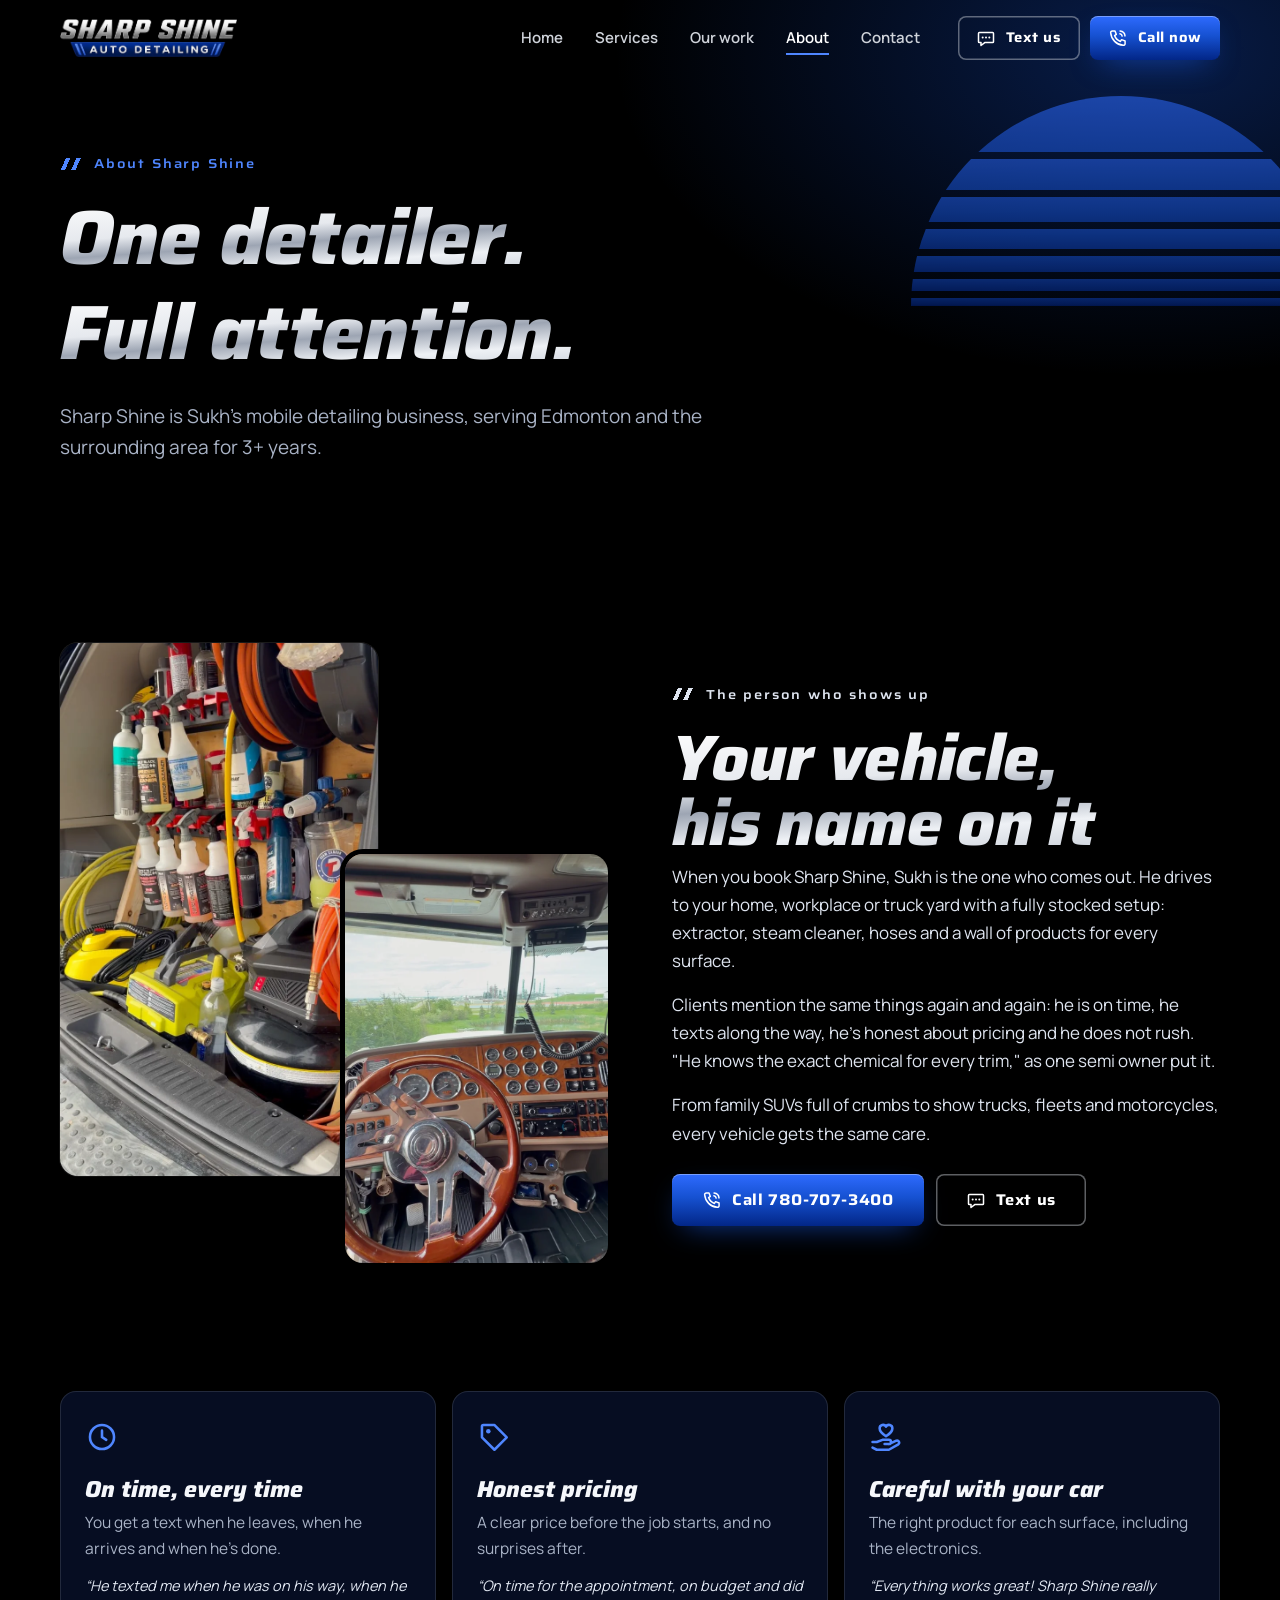
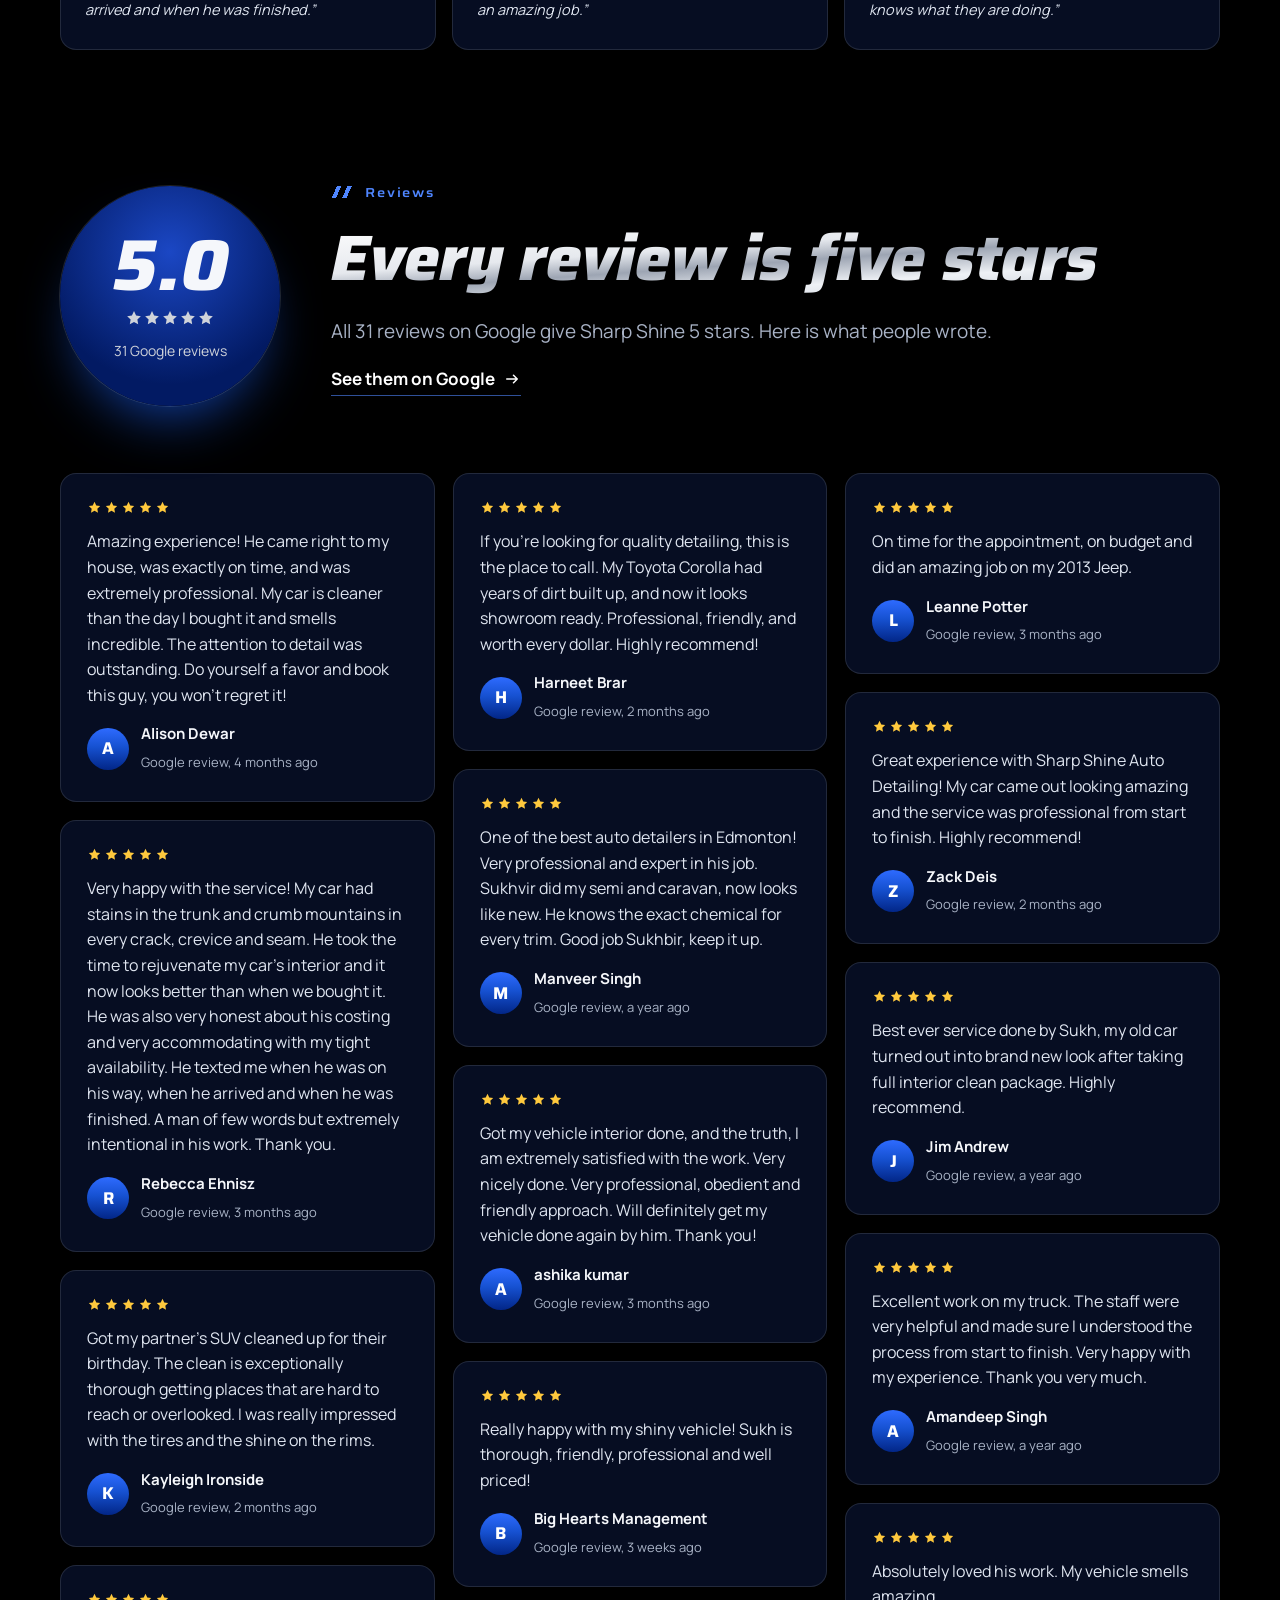
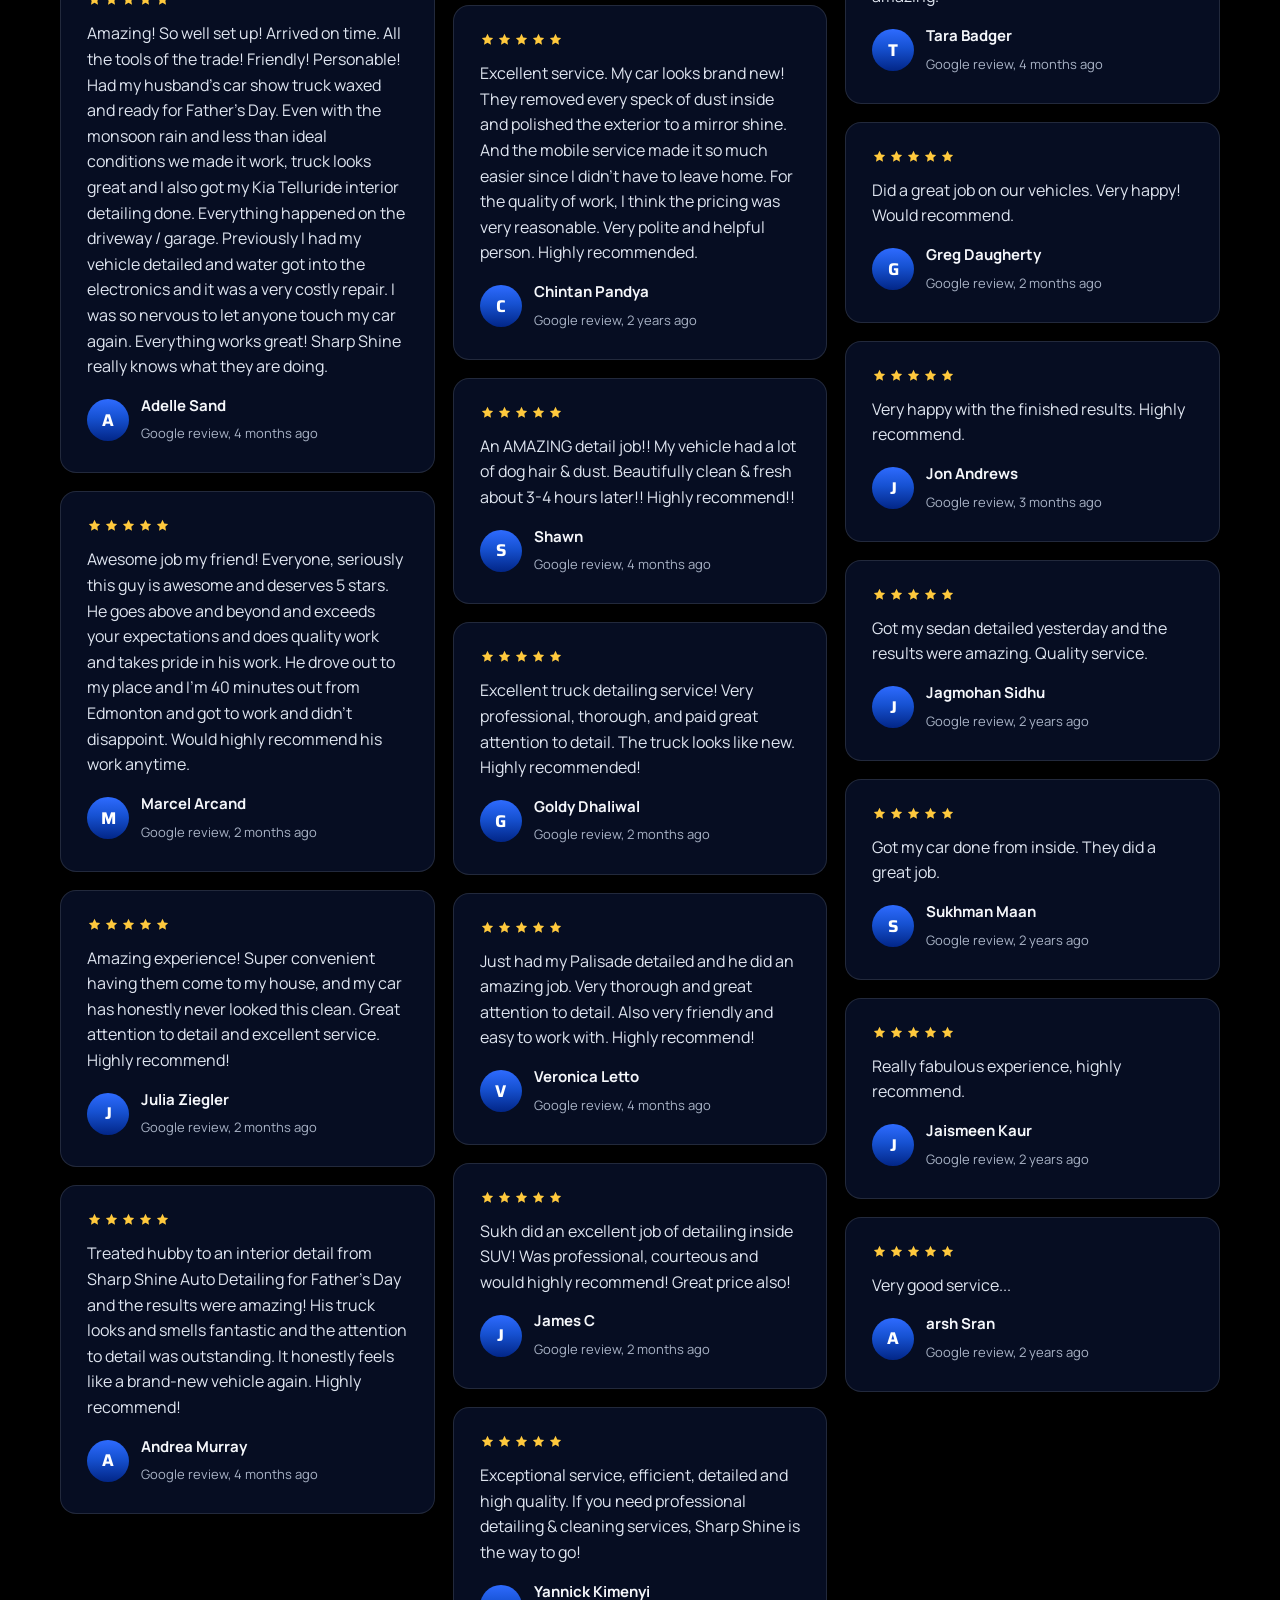
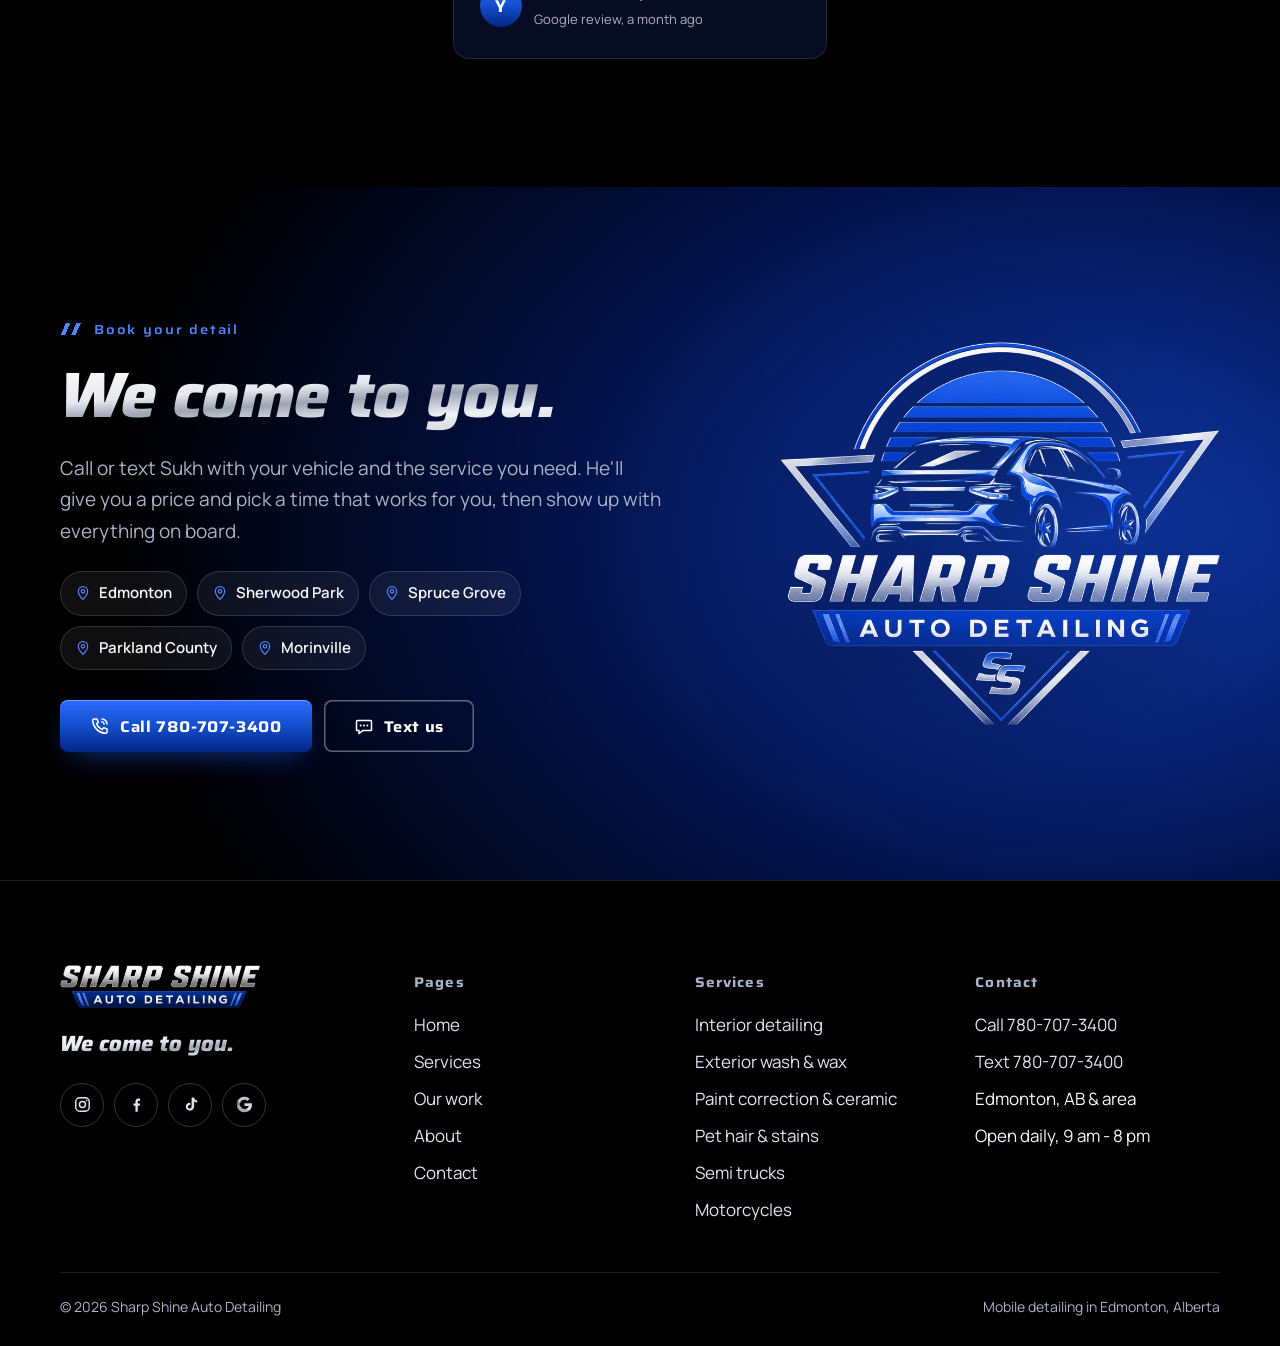
<file: about.html>
<!doctype html>
<html lang="en-CA">
<head>
<meta charset="utf-8">
<meta name="viewport" content="width=device-width, initial-scale=1, viewport-fit=cover">
<meta name="robots" content="noindex, nofollow">
<title>About Sukh & reviews | Sharp Shine Auto Detailing</title>
<meta name="description" content="Sharp Shine is a mobile detailing business run by Sukh in Edmonton, AB. 3+ years in business and a 5.0 rating from 31 Google reviews.">
<meta name="theme-color" content="#000000">
<meta property="og:type" content="website">
<meta property="og:site_name" content="Sharp Shine Auto Detailing">
<meta property="og:title" content="About Sukh & reviews | Sharp Shine Auto Detailing">
<meta property="og:description" content="Sharp Shine is a mobile detailing business run by Sukh in Edmonton, AB. 3+ years in business and a 5.0 rating from 31 Google reviews.">
<meta property="og:url" content="https://konkos-design.github.io/sharp-shine-auto-detailing/about.html">
<meta property="og:image" content="https://konkos-design.github.io/sharp-shine-auto-detailing/img/og-image.jpg">
<meta property="og:image:width" content="1200">
<meta property="og:image:height" content="630">
<meta property="og:image:alt" content="Sharp Shine Auto Detailing - mobile detailing in Edmonton">
<meta name="twitter:card" content="summary_large_image">
<meta name="twitter:title" content="About Sukh & reviews | Sharp Shine Auto Detailing">
<meta name="twitter:description" content="Sharp Shine is a mobile detailing business run by Sukh in Edmonton, AB. 3+ years in business and a 5.0 rating from 31 Google reviews.">
<meta name="twitter:image" content="https://konkos-design.github.io/sharp-shine-auto-detailing/img/og-image.jpg">
<link rel="icon" href="favicon.ico" sizes="any">
<link rel="icon" href="img/favicon.svg" type="image/svg+xml">
<link rel="apple-touch-icon" href="img/apple-touch-icon.png">
<script>(function(d){if(!matchMedia("(prefers-reduced-motion: reduce)").matches){d.classList.add("js-anim");setTimeout(function(){d.classList.remove("js-anim")},3500)}})(document.documentElement)</script>
<link rel="preload" href="fonts/saira-latin-standard-italic.woff2" as="font" type="font/woff2" crossorigin>
<link rel="preload" href="fonts/manrope-latin-wght-normal.woff2" as="font" type="font/woff2" crossorigin>
<link rel="stylesheet" href="css/style.css">
<script type="application/ld+json">{"@context": "https://schema.org", "@type": "AutoWash", "name": "Sharp Shine Auto Detailing", "telephone": "+1-780-707-3400", "areaServed": "Edmonton, AB", "address": {"@type": "PostalAddress", "addressLocality": "Edmonton", "addressRegion": "AB", "addressCountry": "CA"}, "openingHours": "Mo-Su 09:00-20:00", "sameAs": ["https://www.instagram.com/sharp_shine_auto_detailing/", "https://www.facebook.com/sharp.shine.detailing/", "https://www.tiktok.com/@sharp_shine"]}</script>
</head>
<body>
<svg xmlns="http://www.w3.org/2000/svg" style="display:none">
<symbol id="i-phone" viewBox="0 0 24 24"><path fill="none" stroke="currentColor" stroke-width="1.8" stroke-linecap="round" stroke-linejoin="round" d="M5.2 3.5h3.2l1.6 4.2-2.1 1.4a11 11 0 0 0 7 7l1.4-2.1 4.2 1.6v3.2a2 2 0 0 1-2.2 2A16.5 16.5 0 0 1 3.2 5.7a2 2 0 0 1 2-2.2Z"/><path fill="none" stroke="currentColor" stroke-width="1.8" stroke-linecap="round" d="M14.5 3.6a6.5 6.5 0 0 1 5.9 5.9M14.3 7a3.2 3.2 0 0 1 2.7 2.7"/></symbol>
<symbol id="i-sms" viewBox="0 0 24 24"><path fill="none" stroke="currentColor" stroke-width="1.8" stroke-linejoin="round" d="M4 5.5h16a1 1 0 0 1 1 1v10a1 1 0 0 1-1 1h-9.5L6 21v-3.5H4a1 1 0 0 1-1-1v-10a1 1 0 0 1 1-1Z"/><circle cx="8" cy="11.5" r="1.2" fill="currentColor"/><circle cx="12" cy="11.5" r="1.2" fill="currentColor"/><circle cx="16" cy="11.5" r="1.2" fill="currentColor"/></symbol>
<symbol id="i-pin" viewBox="0 0 24 24"><path fill="none" stroke="currentColor" stroke-width="1.8" stroke-linejoin="round" d="M12 21.5s-7-6.2-7-12a7 7 0 0 1 14 0c0 5.8-7 12-7 12Z"/><circle cx="12" cy="9.5" r="2.6" fill="none" stroke="currentColor" stroke-width="1.8"/></symbol>
<symbol id="i-clock" viewBox="0 0 24 24"><circle cx="12" cy="12" r="8.5" fill="none" stroke="currentColor" stroke-width="1.8"/><path fill="none" stroke="currentColor" stroke-width="1.8" stroke-linecap="round" d="M12 7.5V12l3 2"/></symbol>
<symbol id="i-star" viewBox="0 0 24 24"><path fill="currentColor" d="m12 2.8 2.8 5.8 6.3.9-4.6 4.4 1.1 6.3L12 17.2l-5.6 3 1.1-6.3-4.6-4.4 6.3-.9Z"/></symbol>
<symbol id="i-arrow" viewBox="0 0 24 24"><path fill="none" stroke="currentColor" stroke-width="2" stroke-linecap="round" stroke-linejoin="round" d="M5 12h14m-5-5 5 5-5 5"/></symbol>
<symbol id="i-left" viewBox="0 0 24 24"><path fill="none" stroke="currentColor" stroke-width="2" stroke-linecap="round" stroke-linejoin="round" d="m14.5 6-6 6 6 6"/></symbol>
<symbol id="i-right" viewBox="0 0 24 24"><path fill="none" stroke="currentColor" stroke-width="2" stroke-linecap="round" stroke-linejoin="round" d="m9.5 6 6 6-6 6"/></symbol>
<symbol id="i-close" viewBox="0 0 24 24"><path fill="none" stroke="currentColor" stroke-width="2" stroke-linecap="round" d="m6 6 12 12M18 6 6 18"/></symbol>
<symbol id="i-seat" viewBox="0 0 24 24"><path fill="none" stroke="currentColor" stroke-width="1.8" stroke-linecap="round" stroke-linejoin="round" d="M8.5 3.5h3l1 3.5-1.5 7h6.5a2 2 0 0 1 2 2.3l-.4 2.2H7.6L6.4 13 7 6.6a3 3 0 0 1 1.5-3.1ZM9 18.5V21m8-2.5V21"/></symbol>
<symbol id="i-spray" viewBox="0 0 24 24"><path fill="none" stroke="currentColor" stroke-width="1.8" stroke-linecap="round" stroke-linejoin="round" d="M8 9.5h6l1 3v8a1 1 0 0 1-1 1H8a1 1 0 0 1-1-1v-8Zm1-3h4v3H9Zm0-3h6.5l1.5 2.5h-3m5.5-2 1.5-1M18.5 7h2m-2 2.5 1.5 1"/></symbol>
<symbol id="i-polish" viewBox="0 0 24 24"><ellipse cx="9" cy="16.5" rx="6.5" ry="2.8" fill="none" stroke="currentColor" stroke-width="1.8"/><path fill="none" stroke="currentColor" stroke-width="1.8" stroke-linecap="round" stroke-linejoin="round" d="M9 13.7V11h4.5L20 7.5 21 9.3l-6 3.2M6.5 5l1 2m3-3-.3 2.4M3.5 8l2 .8"/></symbol>
<symbol id="i-shield" viewBox="0 0 24 24"><path fill="none" stroke="currentColor" stroke-width="1.8" stroke-linejoin="round" d="M12 2.8 19.5 6v5.6c0 4.6-3.2 8.2-7.5 9.6-4.3-1.4-7.5-5-7.5-9.6V6Z"/><path fill="currentColor" d="m12 7.6 1.1 2.7 2.7 1.1-2.7 1.1-1.1 2.7-1.1-2.7-2.7-1.1 2.7-1.1Z"/></symbol>
<symbol id="i-semi" viewBox="0 0 24 24"><path fill="none" stroke="currentColor" stroke-width="1.8" stroke-linecap="round" stroke-linejoin="round" d="M2.5 16.5V7.5h9v9m0-6h4.5l3.5 3.5v3h-1.5M11.5 16.5h3.5m-9 0H2.5M15.5 10.5V13h4"/><circle cx="8" cy="17" r="1.8" fill="none" stroke="currentColor" stroke-width="1.8"/><circle cx="17" cy="17" r="1.8" fill="none" stroke="currentColor" stroke-width="1.8"/><path fill="none" stroke="currentColor" stroke-width="1.8" stroke-linecap="round" d="M14 10.5V5"/></symbol>
<symbol id="i-moto" viewBox="0 0 24 24"><circle cx="5.5" cy="16" r="3.2" fill="none" stroke="currentColor" stroke-width="1.8"/><circle cx="18.5" cy="16" r="3.2" fill="none" stroke="currentColor" stroke-width="1.8"/><path fill="none" stroke="currentColor" stroke-width="1.8" stroke-linecap="round" stroke-linejoin="round" d="M5.5 16 9 11h5.5l4 5M14.5 11l-1.6-4H16m-7 4-1.6-2H5"/></symbol>
<symbol id="i-paw" viewBox="0 0 24 24"><path fill="none" stroke="currentColor" stroke-width="1.8" stroke-linejoin="round" d="M12 12.5c2.6 0 5.5 3.4 5.5 5.6 0 1.6-1.3 2.4-2.8 2.4-1.2 0-1.7-.6-2.7-.6s-1.5.6-2.7.6c-1.5 0-2.8-.8-2.8-2.4 0-2.2 2.9-5.6 5.5-5.6Z"/><ellipse cx="5.2" cy="10.6" rx="1.7" ry="2.2" fill="none" stroke="currentColor" stroke-width="1.8"/><ellipse cx="18.8" cy="10.6" rx="1.7" ry="2.2" fill="none" stroke="currentColor" stroke-width="1.8"/><ellipse cx="9" cy="6" rx="1.8" ry="2.4" fill="none" stroke="currentColor" stroke-width="1.8"/><ellipse cx="15" cy="6" rx="1.8" ry="2.4" fill="none" stroke="currentColor" stroke-width="1.8"/></symbol>
<symbol id="i-steam" viewBox="0 0 24 24"><path fill="none" stroke="currentColor" stroke-width="1.8" stroke-linecap="round" d="M7 10c-1.4-1.6 1.4-2.4 0-4s1.4-2.4 0-4M12 10c-1.4-1.6 1.4-2.4 0-4s1.4-2.4 0-4m5 8c-1.4-1.6 1.4-2.4 0-4s1.4-2.4 0-4"/><path fill="none" stroke="currentColor" stroke-width="1.8" stroke-linejoin="round" d="M4 13h16l-2 8H6Z"/></symbol>
<symbol id="i-car" viewBox="0 0 56 36"><path fill="currentColor" d="M8 22c0-3 2-5 5-5.6l6-1.2 6.5-5.4c1.4-1.1 3-1.8 4.8-1.8h7.2c2 0 3.8 1 5 2.6l3.6 4.8 3.4.9c2.2.6 3.5 2.6 3.5 4.8V26c0 1-.8 1.8-1.8 1.8H9.8C8.8 27.8 8 27 8 26Z"/><path fill="#fff" opacity=".9" d="M27.6 11.6c.8-.6 1.7-1 2.7-1h3.4l.8 5.6H22Zm8.9-1h1.7c1.3 0 2.5.6 3.3 1.7l3 3.9h-7.2Z"/><circle cx="17" cy="28" r="5" fill="#0a1430"/><circle cx="17" cy="28" r="2.2" fill="#cfd3da"/><circle cx="43" cy="28" r="5" fill="#0a1430"/><circle cx="43" cy="28" r="2.2" fill="#cfd3da"/><path fill="none" stroke="currentColor" stroke-width="2" stroke-linecap="round" opacity=".55" d="M1 17h5M2.5 22H6"/></symbol>
<symbol id="i-route" viewBox="0 0 24 24"><circle cx="6" cy="18" r="2.3" fill="none" stroke="currentColor" stroke-width="1.8"/><path fill="none" stroke="currentColor" stroke-width="1.8" stroke-linecap="round" stroke-linejoin="round" d="M8.3 18H15a3 3 0 0 0 0-6H9a3 3 0 0 1 0-6h7"/><path fill="none" stroke="currentColor" stroke-width="1.8" stroke-linejoin="round" d="M18.5 9.8S16 7.5 16 5.8a2.5 2.5 0 0 1 5 0c0 1.7-2.5 4-2.5 4Z"/></symbol>
<symbol id="i-drive" viewBox="0 0 24 24"><path fill="none" stroke="currentColor" stroke-width="1.8" stroke-linejoin="round" d="M3 11.5 12 4l9 7.5V20H3Z"/><path fill="none" stroke="currentColor" stroke-width="1.8" stroke-linecap="round" stroke-linejoin="round" d="M7 20v-4.5l1.4-2.5h7.2l1.4 2.5V20M7 17.5h10"/></symbol>
<symbol id="i-spark" viewBox="0 0 24 24"><path fill="none" stroke="currentColor" stroke-width="1.8" stroke-linejoin="round" d="m12 3 2 6.2 6.2 2-6.2 2L12 19.5l-2-6.3-6.2-2 6.2-2Z"/><path fill="none" stroke="currentColor" stroke-width="1.8" stroke-linecap="round" d="M19 3v3.5M17.3 4.8h3.5"/></symbol>
<symbol id="i-light" viewBox="0 0 24 24"><path fill="none" stroke="currentColor" stroke-width="1.8" stroke-linejoin="round" d="M11 5.5c-4 0-7 2.9-7 6.5s3 6.5 7 6.5c.8 0 1.5-.7 1.5-1.5V7c0-.8-.7-1.5-1.5-1.5Z"/><path fill="none" stroke="currentColor" stroke-width="1.8" stroke-linecap="round" d="M15.5 8h5m-5 4h5.5m-5.5 4h5"/></symbol>
<symbol id="i-hand" viewBox="0 0 24 24"><path fill="none" stroke="currentColor" stroke-width="1.8" stroke-linecap="round" stroke-linejoin="round" d="M9 11V5.5a1.5 1.5 0 0 1 3 0V10m0-1.5a1.5 1.5 0 0 1 3 0V11m0-1a1.5 1.5 0 0 1 3 0v4.5a6.5 6.5 0 0 1-6.5 6.5c-2.6 0-4.2-1.3-5.5-3.3L4.6 14a1.5 1.5 0 0 1 2.5-1.6L9 15M2.5 6.5 5 4m0 5L2.5 6.5"/></symbol>
<symbol id="i-tag" viewBox="0 0 24 24"><path fill="none" stroke="currentColor" stroke-width="1.8" stroke-linejoin="round" d="M3.5 12.2V4.5a1 1 0 0 1 1-1h7.7L21 12.3 12.3 21Z"/><circle cx="8" cy="8" r="1.6" fill="currentColor"/></symbol>
<symbol id="i-chat" viewBox="0 0 24 24"><path fill="none" stroke="currentColor" stroke-width="1.8" stroke-linejoin="round" d="M5 4.5h10a2 2 0 0 1 2 2V12a2 2 0 0 1-2 2H9l-4 3v-3a2 2 0 0 1-2-2V6.5a2 2 0 0 1 2-2Z"/><path fill="none" stroke="currentColor" stroke-width="1.8" stroke-linecap="round" stroke-linejoin="round" d="M17 8.5h2a2 2 0 0 1 2 2V16a2 2 0 0 1-2 2v3l-4-3h-4"/></symbol>
<symbol id="i-hand-heart" viewBox="0 0 24 24"><path fill="none" stroke="currentColor" stroke-width="1.8" stroke-linejoin="round" d="M12 11.5S7.5 8.7 7.5 5.9A2.4 2.4 0 0 1 12 4.7a2.4 2.4 0 0 1 4.5 1.2c0 2.8-4.5 5.6-4.5 5.6Z"/><path fill="none" stroke="currentColor" stroke-width="1.8" stroke-linecap="round" stroke-linejoin="round" d="M2.5 15.5h3l4-1.5h4.5a1.5 1.5 0 0 1 0 3H11m3 0 5.3-2.4a1.5 1.5 0 0 1 1.4 2.6L14 21H5.5l-3-1.5"/></symbol>
<symbol id="i-ig" viewBox="0 0 24 24"><rect x="3.5" y="3.5" width="17" height="17" rx="5" fill="none" stroke="currentColor" stroke-width="1.8"/><circle cx="12" cy="12" r="3.8" fill="none" stroke="currentColor" stroke-width="1.8"/><circle cx="17.2" cy="6.8" r="1.1" fill="currentColor"/></symbol>
<symbol id="i-fb" viewBox="0 0 24 24"><path fill="currentColor" d="M13.6 21v-7.4h2.5l.4-3h-2.9V8.8c0-.9.3-1.5 1.5-1.5h1.5V4.6c-.3 0-1.2-.1-2.2-.1-2.2 0-3.7 1.3-3.7 3.8v2.3H8.2v3h2.5V21Z"/></symbol>
<symbol id="i-tt" viewBox="0 0 24 24"><path fill="currentColor" d="M16.6 3c.3 2.2 1.6 3.6 3.9 3.8v2.6c-1.4.1-2.7-.3-3.9-1.1v5.9c0 3.7-3.1 6-6.3 5.5-2.8-.4-4.6-3-4.2-5.8.4-2.7 2.9-4.4 5.7-4v2.7c-1.4-.4-2.9.4-3.1 1.8-.2 1.3.8 2.5 2.1 2.6 1.4.1 2.6-.9 2.6-2.4V3Z"/></symbol>
<symbol id="i-google" viewBox="0 0 24 24"><path fill="currentColor" d="M21.4 12.2c0-.7-.1-1.3-.2-1.9H12v3.6h5.3a4.6 4.6 0 0 1-2 3v2.5h3.2c1.9-1.7 2.9-4.2 2.9-7.2Z" opacity=".95"/><path fill="currentColor" d="M12 21.7c2.7 0 4.9-.9 6.5-2.4l-3.2-2.5c-.9.6-2 .9-3.3.9-2.6 0-4.7-1.7-5.5-4H3.2v2.6A9.7 9.7 0 0 0 12 21.7Z" opacity=".75"/><path fill="currentColor" d="M6.5 13.7a5.8 5.8 0 0 1 0-3.7V7.4H3.2a9.7 9.7 0 0 0 0 8.7Z" opacity=".55"/><path fill="currentColor" d="M12 6.1c1.5 0 2.8.5 3.8 1.5l2.8-2.8A9.7 9.7 0 0 0 3.2 7.4L6.5 10c.8-2.3 2.9-3.9 5.5-3.9Z" opacity=".85"/></symbol>
</svg>

<a class="skip" href="#main">Skip to content</a>
<header class="hdr" id="hdr">
  <div class="wrap hdr__in">
    <a class="hdr__logo" href="index.html" aria-label="Sharp Shine Auto Detailing, home"><img src="img/logo-wordmark.png" alt="Sharp Shine Auto Detailing" width="177" height="38"></a>
    <nav class="nav" aria-label="Main"><a href="index.html">Home</a><a href="services.html">Services</a><a href="work.html">Our work</a><a href="about.html" aria-current="page">About</a><a href="contact.html">Contact</a></nav>
    <div class="hdr__cta"><a class="btn btn--ghost btn--sm" href="sms:+17807073400"><svg aria-hidden="true"><use href="#i-sms"/></svg><span>Text us</span></a><a class="btn btn--sm" href="tel:+17807073400"><svg aria-hidden="true"><use href="#i-phone"/></svg><span>Call now</span></a></div>
    <button class="burger" id="burger" aria-label="Open menu" aria-expanded="false" aria-controls="mnav"><span></span><span></span><span></span></button>
  </div>
</header>
<div class="mnav" id="mnav" aria-hidden="true">
  <a class="ml" href="index.html">Home</a><a class="ml" href="services.html">Services</a><a class="ml" href="work.html">Our work</a><a class="ml" href="about.html">About</a><a class="ml" href="contact.html">Contact</a>
  <div class="mnav__cta"><a class="btn" href="tel:+17807073400"><svg aria-hidden="true"><use href="#i-phone"/></svg><span>Call 780-707-3400</span></a><a class="btn btn--ghost" href="sms:+17807073400"><svg aria-hidden="true"><use href="#i-sms"/></svg><span>Text us</span></a></div>
  <p class="mnav__meta">Mobile detailing in Edmonton & area. Open daily, 9 am - 8 pm.</p>
</div>
<main id="main"><section class="phero">
  <div class="sun phero__sun" aria-hidden="true"><i></i><i></i><i></i><i></i><i></i><i></i><i></i></div>
  <div class="wrap" style="position:relative;z-index:2">
    <p class="kicker">About Sharp Shine</p>
    <h1 class="d"><span class="ln"><span class="chrome">One detailer.</span></span><span class="ln"><span class="chrome">Full attention.</span></span></h1>
    <p class="lead">Sharp Shine is Sukh's mobile detailing business, serving Edmonton and the surrounding area for 3+ years.</p>
    
  </div>
</section>
<section class="sec">
  <div class="wrap split">
    <div class="stack">
      <div class="ph gloss rv"><img src="img/hero-trunk.webp" alt="Detailing gear packed in the back of the Sharp Shine vehicle" loading="lazy" width="720" height="1280"></div>
      <div class="ph gloss rv rv-d1"><img src="img/svc-semi-cab.webp" alt="Freightliner cab after a deep clean" loading="lazy" width="720" height="1280"></div>
    </div>
    <div class="prose rv">
      <p class="kicker">The person who shows up</p>
      <h2 class="d h2 chrome">Your vehicle, his name on it</h2>
      <p>When you book Sharp Shine, Sukh is the one who comes out. He drives to your home, workplace or truck yard with a fully stocked setup: extractor, steam cleaner, hoses and a wall of products for every surface.</p>
      <p>Clients mention the same things again and again: he is on time, he texts along the way, he's honest about pricing and he does not rush. "He knows the exact chemical for every trim," as one semi owner put it.</p>
      <p>From family SUVs full of crumbs to show trucks, fleets and motorcycles, every vehicle gets the same care.</p>
      <div class="btns" style="margin-top:26px"><a class="btn" href="tel:+17807073400"><svg aria-hidden="true"><use href="#i-phone"/></svg><span>Call 780-707-3400</span></a><a class="btn btn--ghost" href="sms:+17807073400"><svg aria-hidden="true"><use href="#i-sms"/></svg><span>Text us</span></a></div>
    </div>
  </div>
</section>
<section class="sec" style="padding-top:0">
  <div class="wrap">
    <div class="vals">
      <article class="val rv"><svg aria-hidden="true"><use href="#i-clock"/></svg><h3>On time, every time</h3><p>You get a text when he leaves, when he arrives and when he's done.</p><q>He texted me when he was on his way, when he arrived and when he was finished.</q></article>
      <article class="val rv rv-d1"><svg aria-hidden="true"><use href="#i-tag"/></svg><h3>Honest pricing</h3><p>A clear price before the job starts, and no surprises after.</p><q>On time for the appointment, on budget and did an amazing job.</q></article>
      <article class="val rv rv-d2"><svg aria-hidden="true"><use href="#i-hand-heart"/></svg><h3>Careful with your car</h3><p>The right product for each surface, including the electronics.</p><q>Everything works great! Sharp Shine really knows what they are doing.</q></article>
    </div>
  </div>
</section>
<section class="sec" id="reviews" style="padding-top:0">
  <div class="wrap">
    <div class="rev-feature">
      <div class="score rv"><div><b>5.0</b><span class="stars" role="img" aria-label="5 out of 5 stars"><svg aria-hidden="true"><use href="#i-star"/></svg><svg aria-hidden="true"><use href="#i-star"/></svg><svg aria-hidden="true"><use href="#i-star"/></svg><svg aria-hidden="true"><use href="#i-star"/></svg><svg aria-hidden="true"><use href="#i-star"/></svg></span><span>31 Google reviews</span></div></div>
      <div class="rv rv-d1"><p class="kicker">Reviews</p><h2 class="d h2 chrome">Every review is five stars</h2><p class="lead">All 31 reviews on Google give Sharp Shine 5 stars. Here is what people wrote.</p><p style="margin-top:18px"><a class="tlink" href="https://www.google.com/maps/place/?q=place_id:ChIJnS4aDgAZoFMRnge6xUoEZIM" target="_blank" rel="noopener">See them on Google<svg aria-hidden="true"><use href="#i-arrow"/></svg></a></p></div>
    </div>
    <div class="rgrid"><article class="rc"><span class="stars" role="img" aria-label="5 out of 5 stars"><svg aria-hidden="true"><use href="#i-star"/></svg><svg aria-hidden="true"><use href="#i-star"/></svg><svg aria-hidden="true"><use href="#i-star"/></svg><svg aria-hidden="true"><use href="#i-star"/></svg><svg aria-hidden="true"><use href="#i-star"/></svg></span><p>Amazing experience! He came right to my house, was exactly on time, and was extremely professional. My car is cleaner than the day I bought it and smells incredible. The attention to detail was outstanding. Do yourself a favor and book this guy, you won&#x27;t regret it!</p><div class="rc__who"><span class="av" aria-hidden="true">A</span><div><b>Alison Dewar</b><small>Google review, 4 months ago</small></div></div></article><article class="rc"><span class="stars" role="img" aria-label="5 out of 5 stars"><svg aria-hidden="true"><use href="#i-star"/></svg><svg aria-hidden="true"><use href="#i-star"/></svg><svg aria-hidden="true"><use href="#i-star"/></svg><svg aria-hidden="true"><use href="#i-star"/></svg><svg aria-hidden="true"><use href="#i-star"/></svg></span><p>Very happy with the service! My car had stains in the trunk and crumb mountains in every crack, crevice and seam. He took the time to rejuvenate my car&#x27;s interior and it now looks better than when we bought it. He was also very honest about his costing and very accommodating with my tight availability. He texted me when he was on his way, when he arrived and when he was finished. A man of few words but extremely intentional in his work. Thank you.</p><div class="rc__who"><span class="av" aria-hidden="true">R</span><div><b>Rebecca Ehnisz</b><small>Google review, 3 months ago</small></div></div></article><article class="rc"><span class="stars" role="img" aria-label="5 out of 5 stars"><svg aria-hidden="true"><use href="#i-star"/></svg><svg aria-hidden="true"><use href="#i-star"/></svg><svg aria-hidden="true"><use href="#i-star"/></svg><svg aria-hidden="true"><use href="#i-star"/></svg><svg aria-hidden="true"><use href="#i-star"/></svg></span><p>Got my partner&#x27;s SUV cleaned up for their birthday. The clean is exceptionally thorough getting places that are hard to reach or overlooked. I was really impressed with the tires and the shine on the rims.</p><div class="rc__who"><span class="av" aria-hidden="true">K</span><div><b>Kayleigh Ironside</b><small>Google review, 2 months ago</small></div></div></article><article class="rc"><span class="stars" role="img" aria-label="5 out of 5 stars"><svg aria-hidden="true"><use href="#i-star"/></svg><svg aria-hidden="true"><use href="#i-star"/></svg><svg aria-hidden="true"><use href="#i-star"/></svg><svg aria-hidden="true"><use href="#i-star"/></svg><svg aria-hidden="true"><use href="#i-star"/></svg></span><p>Amazing! So well set up! Arrived on time. All the tools of the trade! Friendly! Personable! Had my husband&#x27;s car show truck waxed and ready for Father&#x27;s Day. Even with the monsoon rain and less than ideal conditions we made it work, truck looks great and I also got my Kia Telluride interior detailing done. Everything happened on the driveway / garage. Previously I had my vehicle detailed and water got into the electronics and it was a very costly repair. I was so nervous to let anyone touch my car again. Everything works great! Sharp Shine really knows what they are doing.</p><div class="rc__who"><span class="av" aria-hidden="true">A</span><div><b>Adelle Sand</b><small>Google review, 4 months ago</small></div></div></article><article class="rc"><span class="stars" role="img" aria-label="5 out of 5 stars"><svg aria-hidden="true"><use href="#i-star"/></svg><svg aria-hidden="true"><use href="#i-star"/></svg><svg aria-hidden="true"><use href="#i-star"/></svg><svg aria-hidden="true"><use href="#i-star"/></svg><svg aria-hidden="true"><use href="#i-star"/></svg></span><p>Awesome job my friend! Everyone, seriously this guy is awesome and deserves 5 stars. He goes above and beyond and exceeds your expectations and does quality work and takes pride in his work. He drove out to my place and I&#x27;m 40 minutes out from Edmonton and got to work and didn&#x27;t disappoint. Would highly recommend his work anytime.</p><div class="rc__who"><span class="av" aria-hidden="true">M</span><div><b>Marcel Arcand</b><small>Google review, 2 months ago</small></div></div></article><article class="rc"><span class="stars" role="img" aria-label="5 out of 5 stars"><svg aria-hidden="true"><use href="#i-star"/></svg><svg aria-hidden="true"><use href="#i-star"/></svg><svg aria-hidden="true"><use href="#i-star"/></svg><svg aria-hidden="true"><use href="#i-star"/></svg><svg aria-hidden="true"><use href="#i-star"/></svg></span><p>Amazing experience! Super convenient having them come to my house, and my car has honestly never looked this clean. Great attention to detail and excellent service. Highly recommend!</p><div class="rc__who"><span class="av" aria-hidden="true">J</span><div><b>Julia Ziegler</b><small>Google review, 2 months ago</small></div></div></article><article class="rc"><span class="stars" role="img" aria-label="5 out of 5 stars"><svg aria-hidden="true"><use href="#i-star"/></svg><svg aria-hidden="true"><use href="#i-star"/></svg><svg aria-hidden="true"><use href="#i-star"/></svg><svg aria-hidden="true"><use href="#i-star"/></svg><svg aria-hidden="true"><use href="#i-star"/></svg></span><p>Treated hubby to an interior detail from Sharp Shine Auto Detailing for Father&#x27;s Day and the results were amazing! His truck looks and smells fantastic and the attention to detail was outstanding. It honestly feels like a brand-new vehicle again. Highly recommend!</p><div class="rc__who"><span class="av" aria-hidden="true">A</span><div><b>Andrea Murray</b><small>Google review, 4 months ago</small></div></div></article><article class="rc"><span class="stars" role="img" aria-label="5 out of 5 stars"><svg aria-hidden="true"><use href="#i-star"/></svg><svg aria-hidden="true"><use href="#i-star"/></svg><svg aria-hidden="true"><use href="#i-star"/></svg><svg aria-hidden="true"><use href="#i-star"/></svg><svg aria-hidden="true"><use href="#i-star"/></svg></span><p>If you&#x27;re looking for quality detailing, this is the place to call. My Toyota Corolla had years of dirt built up, and now it looks showroom ready. Professional, friendly, and worth every dollar. Highly recommend!</p><div class="rc__who"><span class="av" aria-hidden="true">H</span><div><b>Harneet Brar</b><small>Google review, 2 months ago</small></div></div></article><article class="rc"><span class="stars" role="img" aria-label="5 out of 5 stars"><svg aria-hidden="true"><use href="#i-star"/></svg><svg aria-hidden="true"><use href="#i-star"/></svg><svg aria-hidden="true"><use href="#i-star"/></svg><svg aria-hidden="true"><use href="#i-star"/></svg><svg aria-hidden="true"><use href="#i-star"/></svg></span><p>One of the best auto detailers in Edmonton! Very professional and expert in his job. Sukhvir did my semi and caravan, now looks like new. He knows the exact chemical for every trim. Good job Sukhbir, keep it up.</p><div class="rc__who"><span class="av" aria-hidden="true">M</span><div><b>Manveer Singh</b><small>Google review, a year ago</small></div></div></article><article class="rc"><span class="stars" role="img" aria-label="5 out of 5 stars"><svg aria-hidden="true"><use href="#i-star"/></svg><svg aria-hidden="true"><use href="#i-star"/></svg><svg aria-hidden="true"><use href="#i-star"/></svg><svg aria-hidden="true"><use href="#i-star"/></svg><svg aria-hidden="true"><use href="#i-star"/></svg></span><p>Got my vehicle interior done, and the truth, I am extremely satisfied with the work. Very nicely done. Very professional, obedient and friendly approach. Will definitely get my vehicle done again by him. Thank you!</p><div class="rc__who"><span class="av" aria-hidden="true">A</span><div><b>ashika kumar</b><small>Google review, 3 months ago</small></div></div></article><article class="rc"><span class="stars" role="img" aria-label="5 out of 5 stars"><svg aria-hidden="true"><use href="#i-star"/></svg><svg aria-hidden="true"><use href="#i-star"/></svg><svg aria-hidden="true"><use href="#i-star"/></svg><svg aria-hidden="true"><use href="#i-star"/></svg><svg aria-hidden="true"><use href="#i-star"/></svg></span><p>Really happy with my shiny vehicle! Sukh is thorough, friendly, professional and well priced!</p><div class="rc__who"><span class="av" aria-hidden="true">B</span><div><b>Big Hearts Management</b><small>Google review, 3 weeks ago</small></div></div></article><article class="rc"><span class="stars" role="img" aria-label="5 out of 5 stars"><svg aria-hidden="true"><use href="#i-star"/></svg><svg aria-hidden="true"><use href="#i-star"/></svg><svg aria-hidden="true"><use href="#i-star"/></svg><svg aria-hidden="true"><use href="#i-star"/></svg><svg aria-hidden="true"><use href="#i-star"/></svg></span><p>Excellent service. My car looks brand new! They removed every speck of dust inside and polished the exterior to a mirror shine. And the mobile service made it so much easier since I didn&#x27;t have to leave home. For the quality of work, I think the pricing was very reasonable. Very polite and helpful person. Highly recommended.</p><div class="rc__who"><span class="av" aria-hidden="true">C</span><div><b>Chintan Pandya</b><small>Google review, 2 years ago</small></div></div></article><article class="rc"><span class="stars" role="img" aria-label="5 out of 5 stars"><svg aria-hidden="true"><use href="#i-star"/></svg><svg aria-hidden="true"><use href="#i-star"/></svg><svg aria-hidden="true"><use href="#i-star"/></svg><svg aria-hidden="true"><use href="#i-star"/></svg><svg aria-hidden="true"><use href="#i-star"/></svg></span><p>An AMAZING detail job!! My vehicle had a lot of dog hair &amp; dust. Beautifully clean &amp; fresh about 3-4 hours later!! Highly recommend!!</p><div class="rc__who"><span class="av" aria-hidden="true">S</span><div><b>Shawn</b><small>Google review, 4 months ago</small></div></div></article><article class="rc"><span class="stars" role="img" aria-label="5 out of 5 stars"><svg aria-hidden="true"><use href="#i-star"/></svg><svg aria-hidden="true"><use href="#i-star"/></svg><svg aria-hidden="true"><use href="#i-star"/></svg><svg aria-hidden="true"><use href="#i-star"/></svg><svg aria-hidden="true"><use href="#i-star"/></svg></span><p>Excellent truck detailing service! Very professional, thorough, and paid great attention to detail. The truck looks like new. Highly recommended!</p><div class="rc__who"><span class="av" aria-hidden="true">G</span><div><b>Goldy Dhaliwal</b><small>Google review, 2 months ago</small></div></div></article><article class="rc"><span class="stars" role="img" aria-label="5 out of 5 stars"><svg aria-hidden="true"><use href="#i-star"/></svg><svg aria-hidden="true"><use href="#i-star"/></svg><svg aria-hidden="true"><use href="#i-star"/></svg><svg aria-hidden="true"><use href="#i-star"/></svg><svg aria-hidden="true"><use href="#i-star"/></svg></span><p>Just had my Palisade detailed and he did an amazing job. Very thorough and great attention to detail. Also very friendly and easy to work with. Highly recommend!</p><div class="rc__who"><span class="av" aria-hidden="true">V</span><div><b>Veronica Letto</b><small>Google review, 4 months ago</small></div></div></article><article class="rc"><span class="stars" role="img" aria-label="5 out of 5 stars"><svg aria-hidden="true"><use href="#i-star"/></svg><svg aria-hidden="true"><use href="#i-star"/></svg><svg aria-hidden="true"><use href="#i-star"/></svg><svg aria-hidden="true"><use href="#i-star"/></svg><svg aria-hidden="true"><use href="#i-star"/></svg></span><p>Sukh did an excellent job of detailing inside SUV! Was professional, courteous and would highly recommend! Great price also!</p><div class="rc__who"><span class="av" aria-hidden="true">J</span><div><b>James C</b><small>Google review, 2 months ago</small></div></div></article><article class="rc"><span class="stars" role="img" aria-label="5 out of 5 stars"><svg aria-hidden="true"><use href="#i-star"/></svg><svg aria-hidden="true"><use href="#i-star"/></svg><svg aria-hidden="true"><use href="#i-star"/></svg><svg aria-hidden="true"><use href="#i-star"/></svg><svg aria-hidden="true"><use href="#i-star"/></svg></span><p>Exceptional service, efficient, detailed and high quality. If you need professional detailing &amp; cleaning services, Sharp Shine is the way to go!</p><div class="rc__who"><span class="av" aria-hidden="true">Y</span><div><b>Yannick Kimenyi</b><small>Google review, a month ago</small></div></div></article><article class="rc"><span class="stars" role="img" aria-label="5 out of 5 stars"><svg aria-hidden="true"><use href="#i-star"/></svg><svg aria-hidden="true"><use href="#i-star"/></svg><svg aria-hidden="true"><use href="#i-star"/></svg><svg aria-hidden="true"><use href="#i-star"/></svg><svg aria-hidden="true"><use href="#i-star"/></svg></span><p>On time for the appointment, on budget and did an amazing job on my 2013 Jeep.</p><div class="rc__who"><span class="av" aria-hidden="true">L</span><div><b>Leanne Potter</b><small>Google review, 3 months ago</small></div></div></article><article class="rc"><span class="stars" role="img" aria-label="5 out of 5 stars"><svg aria-hidden="true"><use href="#i-star"/></svg><svg aria-hidden="true"><use href="#i-star"/></svg><svg aria-hidden="true"><use href="#i-star"/></svg><svg aria-hidden="true"><use href="#i-star"/></svg><svg aria-hidden="true"><use href="#i-star"/></svg></span><p>Great experience with Sharp Shine Auto Detailing! My car came out looking amazing and the service was professional from start to finish. Highly recommend!</p><div class="rc__who"><span class="av" aria-hidden="true">Z</span><div><b>Zack Deis</b><small>Google review, 2 months ago</small></div></div></article><article class="rc"><span class="stars" role="img" aria-label="5 out of 5 stars"><svg aria-hidden="true"><use href="#i-star"/></svg><svg aria-hidden="true"><use href="#i-star"/></svg><svg aria-hidden="true"><use href="#i-star"/></svg><svg aria-hidden="true"><use href="#i-star"/></svg><svg aria-hidden="true"><use href="#i-star"/></svg></span><p>Best ever service done by Sukh, my old car turned out into brand new look after taking full interior clean package. Highly recommend.</p><div class="rc__who"><span class="av" aria-hidden="true">J</span><div><b>Jim Andrew</b><small>Google review, a year ago</small></div></div></article><article class="rc"><span class="stars" role="img" aria-label="5 out of 5 stars"><svg aria-hidden="true"><use href="#i-star"/></svg><svg aria-hidden="true"><use href="#i-star"/></svg><svg aria-hidden="true"><use href="#i-star"/></svg><svg aria-hidden="true"><use href="#i-star"/></svg><svg aria-hidden="true"><use href="#i-star"/></svg></span><p>Excellent work on my truck. The staff were very helpful and made sure I understood the process from start to finish. Very happy with my experience. Thank you very much.</p><div class="rc__who"><span class="av" aria-hidden="true">A</span><div><b>Amandeep Singh</b><small>Google review, a year ago</small></div></div></article><article class="rc"><span class="stars" role="img" aria-label="5 out of 5 stars"><svg aria-hidden="true"><use href="#i-star"/></svg><svg aria-hidden="true"><use href="#i-star"/></svg><svg aria-hidden="true"><use href="#i-star"/></svg><svg aria-hidden="true"><use href="#i-star"/></svg><svg aria-hidden="true"><use href="#i-star"/></svg></span><p>Absolutely loved his work. My vehicle smells amazing.</p><div class="rc__who"><span class="av" aria-hidden="true">T</span><div><b>Tara Badger</b><small>Google review, 4 months ago</small></div></div></article><article class="rc"><span class="stars" role="img" aria-label="5 out of 5 stars"><svg aria-hidden="true"><use href="#i-star"/></svg><svg aria-hidden="true"><use href="#i-star"/></svg><svg aria-hidden="true"><use href="#i-star"/></svg><svg aria-hidden="true"><use href="#i-star"/></svg><svg aria-hidden="true"><use href="#i-star"/></svg></span><p>Did a great job on our vehicles. Very happy! Would recommend.</p><div class="rc__who"><span class="av" aria-hidden="true">G</span><div><b>Greg Daugherty</b><small>Google review, 2 months ago</small></div></div></article><article class="rc"><span class="stars" role="img" aria-label="5 out of 5 stars"><svg aria-hidden="true"><use href="#i-star"/></svg><svg aria-hidden="true"><use href="#i-star"/></svg><svg aria-hidden="true"><use href="#i-star"/></svg><svg aria-hidden="true"><use href="#i-star"/></svg><svg aria-hidden="true"><use href="#i-star"/></svg></span><p>Very happy with the finished results. Highly recommend.</p><div class="rc__who"><span class="av" aria-hidden="true">J</span><div><b>Jon Andrews</b><small>Google review, 3 months ago</small></div></div></article><article class="rc"><span class="stars" role="img" aria-label="5 out of 5 stars"><svg aria-hidden="true"><use href="#i-star"/></svg><svg aria-hidden="true"><use href="#i-star"/></svg><svg aria-hidden="true"><use href="#i-star"/></svg><svg aria-hidden="true"><use href="#i-star"/></svg><svg aria-hidden="true"><use href="#i-star"/></svg></span><p>Got my sedan detailed yesterday and the results were amazing. Quality service.</p><div class="rc__who"><span class="av" aria-hidden="true">J</span><div><b>Jagmohan Sidhu</b><small>Google review, 2 years ago</small></div></div></article><article class="rc"><span class="stars" role="img" aria-label="5 out of 5 stars"><svg aria-hidden="true"><use href="#i-star"/></svg><svg aria-hidden="true"><use href="#i-star"/></svg><svg aria-hidden="true"><use href="#i-star"/></svg><svg aria-hidden="true"><use href="#i-star"/></svg><svg aria-hidden="true"><use href="#i-star"/></svg></span><p>Got my car done from inside. They did a great job.</p><div class="rc__who"><span class="av" aria-hidden="true">S</span><div><b>Sukhman Maan</b><small>Google review, 2 years ago</small></div></div></article><article class="rc"><span class="stars" role="img" aria-label="5 out of 5 stars"><svg aria-hidden="true"><use href="#i-star"/></svg><svg aria-hidden="true"><use href="#i-star"/></svg><svg aria-hidden="true"><use href="#i-star"/></svg><svg aria-hidden="true"><use href="#i-star"/></svg><svg aria-hidden="true"><use href="#i-star"/></svg></span><p>Really fabulous experience, highly recommend.</p><div class="rc__who"><span class="av" aria-hidden="true">J</span><div><b>Jaismeen Kaur</b><small>Google review, 2 years ago</small></div></div></article><article class="rc"><span class="stars" role="img" aria-label="5 out of 5 stars"><svg aria-hidden="true"><use href="#i-star"/></svg><svg aria-hidden="true"><use href="#i-star"/></svg><svg aria-hidden="true"><use href="#i-star"/></svg><svg aria-hidden="true"><use href="#i-star"/></svg><svg aria-hidden="true"><use href="#i-star"/></svg></span><p>Very good service...</p><div class="rc__who"><span class="av" aria-hidden="true">A</span><div><b>arsh Sran</b><small>Google review, 2 years ago</small></div></div></article></div>
  </div>
</section>

<section class="band sec">
  <div class="wrap band__grid">
    <div class="rv">
      <p class="kicker">Book your detail</p>
      <h2 class="d h2 chrome">We come to you.</h2>
      <p class="lead">Call or text Sukh with your vehicle and the service you need. He'll give you a price and pick a time that works for you, then show up with everything on board.</p>
      <ul class="area" aria-label="Areas we have worked in">
        <li><svg aria-hidden="true"><use href="#i-pin"/></svg>Edmonton</li><li><svg aria-hidden="true"><use href="#i-pin"/></svg>Sherwood Park</li><li><svg aria-hidden="true"><use href="#i-pin"/></svg>Spruce Grove</li><li><svg aria-hidden="true"><use href="#i-pin"/></svg>Parkland County</li><li><svg aria-hidden="true"><use href="#i-pin"/></svg>Morinville</li>
      </ul>
      <div class="btns"><a class="btn" href="tel:+17807073400"><svg aria-hidden="true"><use href="#i-phone"/></svg><span>Call 780-707-3400</span></a><a class="btn btn--ghost" href="sms:+17807073400"><svg aria-hidden="true"><use href="#i-sms"/></svg><span>Text us</span></a></div>
    </div>
    <img class="band__emblem rv rv-d2" src="img/logo-emblem.png" alt="Sharp Shine Auto Detailing emblem" width="811" height="706" loading="lazy">
  </div>
</section>
</main>
<footer class="ftr">
  <div class="wrap">
    <div class="ftr__grid">
      <div>
        <img class="ftr__logo" src="img/logo-wordmark.png" alt="Sharp Shine Auto Detailing" width="799" height="172" loading="lazy">
        <p class="ftr__tag chrome">We come to you.</p>
        <div class="soc">
          <a href="https://www.instagram.com/sharp_shine_auto_detailing/" target="_blank" rel="noopener" aria-label="Instagram"><svg aria-hidden="true"><use href="#i-ig"/></svg></a>
          <a href="https://www.facebook.com/sharp.shine.detailing/" target="_blank" rel="noopener" aria-label="Facebook"><svg aria-hidden="true"><use href="#i-fb"/></svg></a>
          <a href="https://www.tiktok.com/@sharp_shine" target="_blank" rel="noopener" aria-label="TikTok"><svg aria-hidden="true"><use href="#i-tt"/></svg></a>
          <a href="https://www.google.com/maps/place/?q=place_id:ChIJnS4aDgAZoFMRnge6xUoEZIM" target="_blank" rel="noopener" aria-label="Google Maps"><svg aria-hidden="true"><use href="#i-google"/></svg></a>
        </div>
      </div>
      <div><h2 class="fh">Pages</h2><ul><li><a href="index.html">Home</a></li><li><a href="services.html">Services</a></li><li><a href="work.html">Our work</a></li><li><a href="about.html">About</a></li><li><a href="contact.html">Contact</a></li></ul></div>
      <div><h2 class="fh">Services</h2><ul><li><a href="services.html#interior">Interior detailing</a></li><li><a href="services.html#exterior">Exterior wash & wax</a></li><li><a href="services.html#paint">Paint correction & ceramic</a></li><li><a href="services.html#pets">Pet hair & stains</a></li><li><a href="services.html#semi">Semi trucks</a></li><li><a href="services.html#moto">Motorcycles</a></li></ul></div>
      <div><h2 class="fh">Contact</h2><ul><li><a href="tel:+17807073400">Call 780-707-3400</a></li><li><a href="sms:+17807073400">Text 780-707-3400</a></li><li>Edmonton, AB & area</li><li>Open daily, 9 am - 8 pm</li></ul></div>
    </div>
    <div class="ftr__bot"><span>&copy; <span data-year>2026</span> Sharp Shine Auto Detailing</span><span>Mobile detailing in Edmonton, Alberta</span></div>
  </div>
</footer>
<div class="mbar" id="mbar"><a class="btn" href="tel:+17807073400"><svg aria-hidden="true"><use href="#i-phone"/></svg><span>Call</span></a><a class="btn btn--ghost" href="sms:+17807073400"><svg aria-hidden="true"><use href="#i-sms"/></svg><span>Text</span></a></div>
<script src="js/gsap.min.js" defer></script>
<script src="js/ScrollTrigger.min.js" defer></script>
<script src="js/main.js" defer></script>

</body>
</html>
</file>
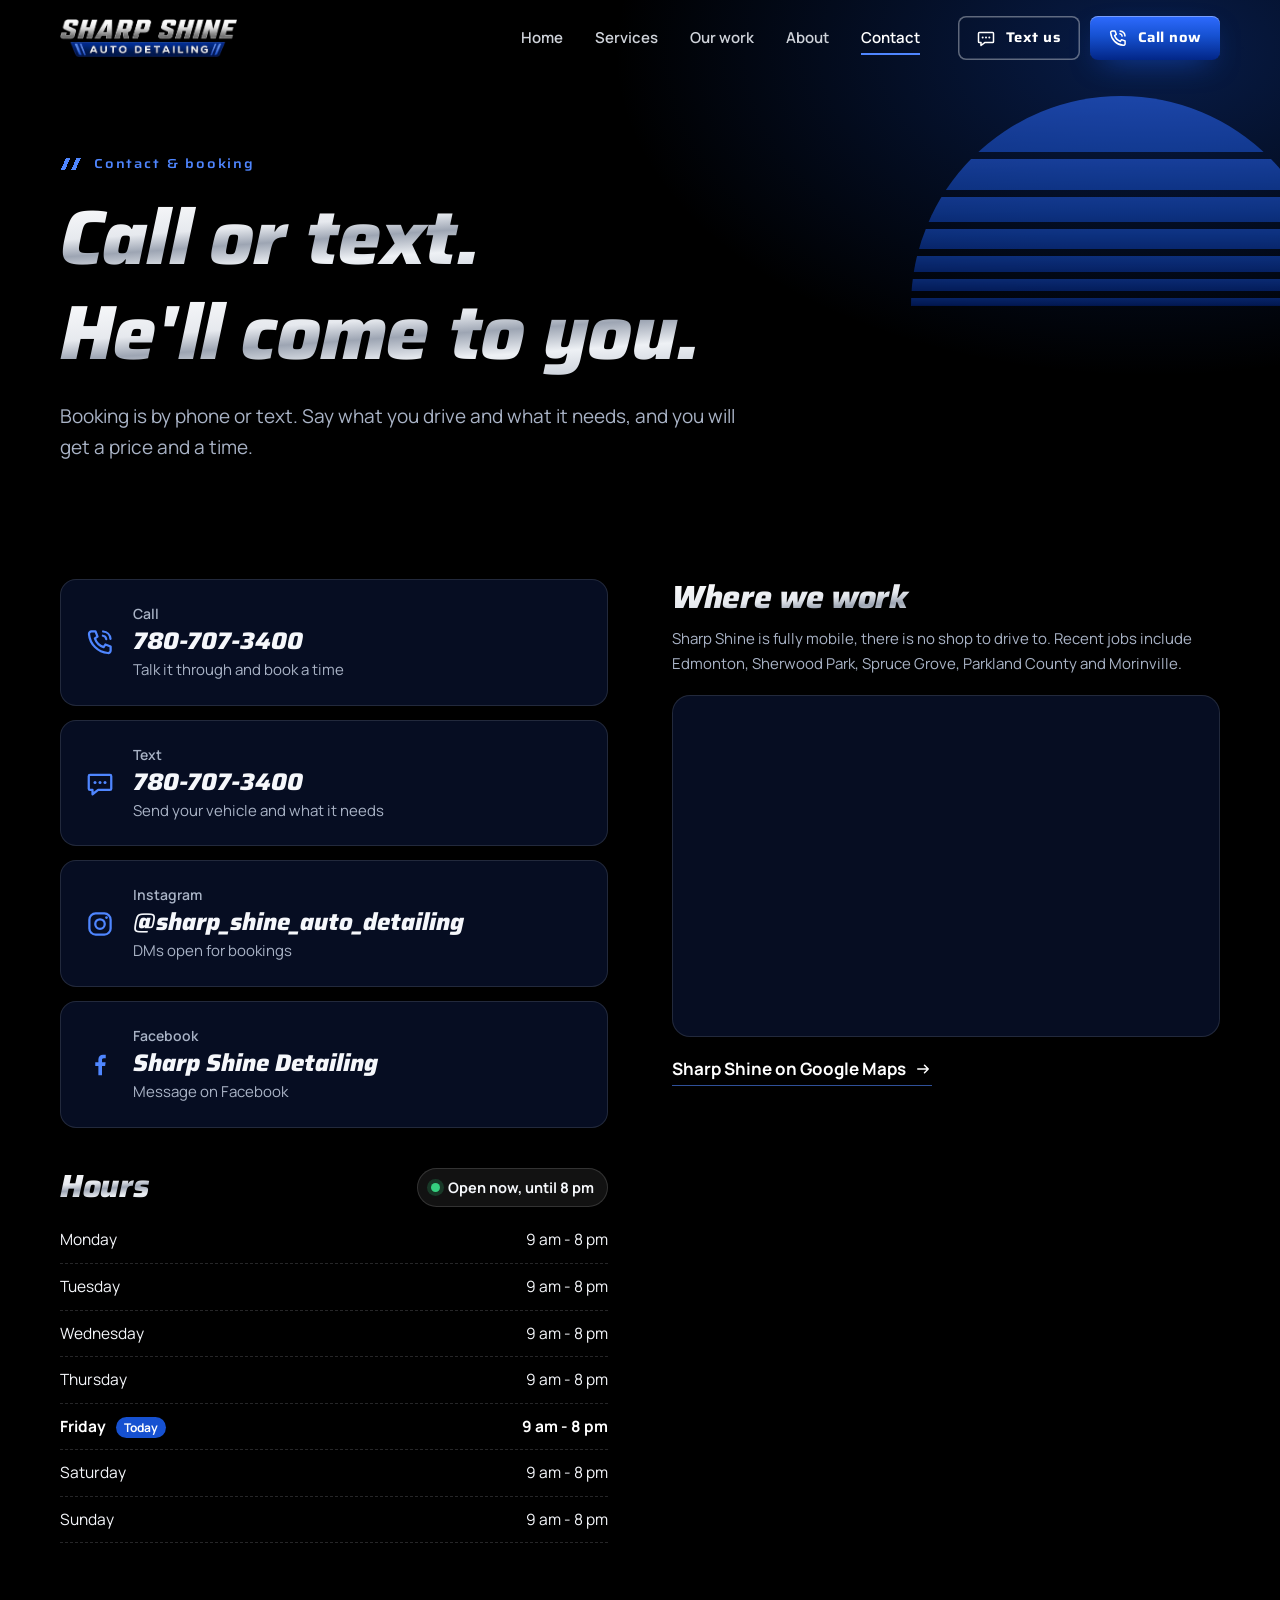
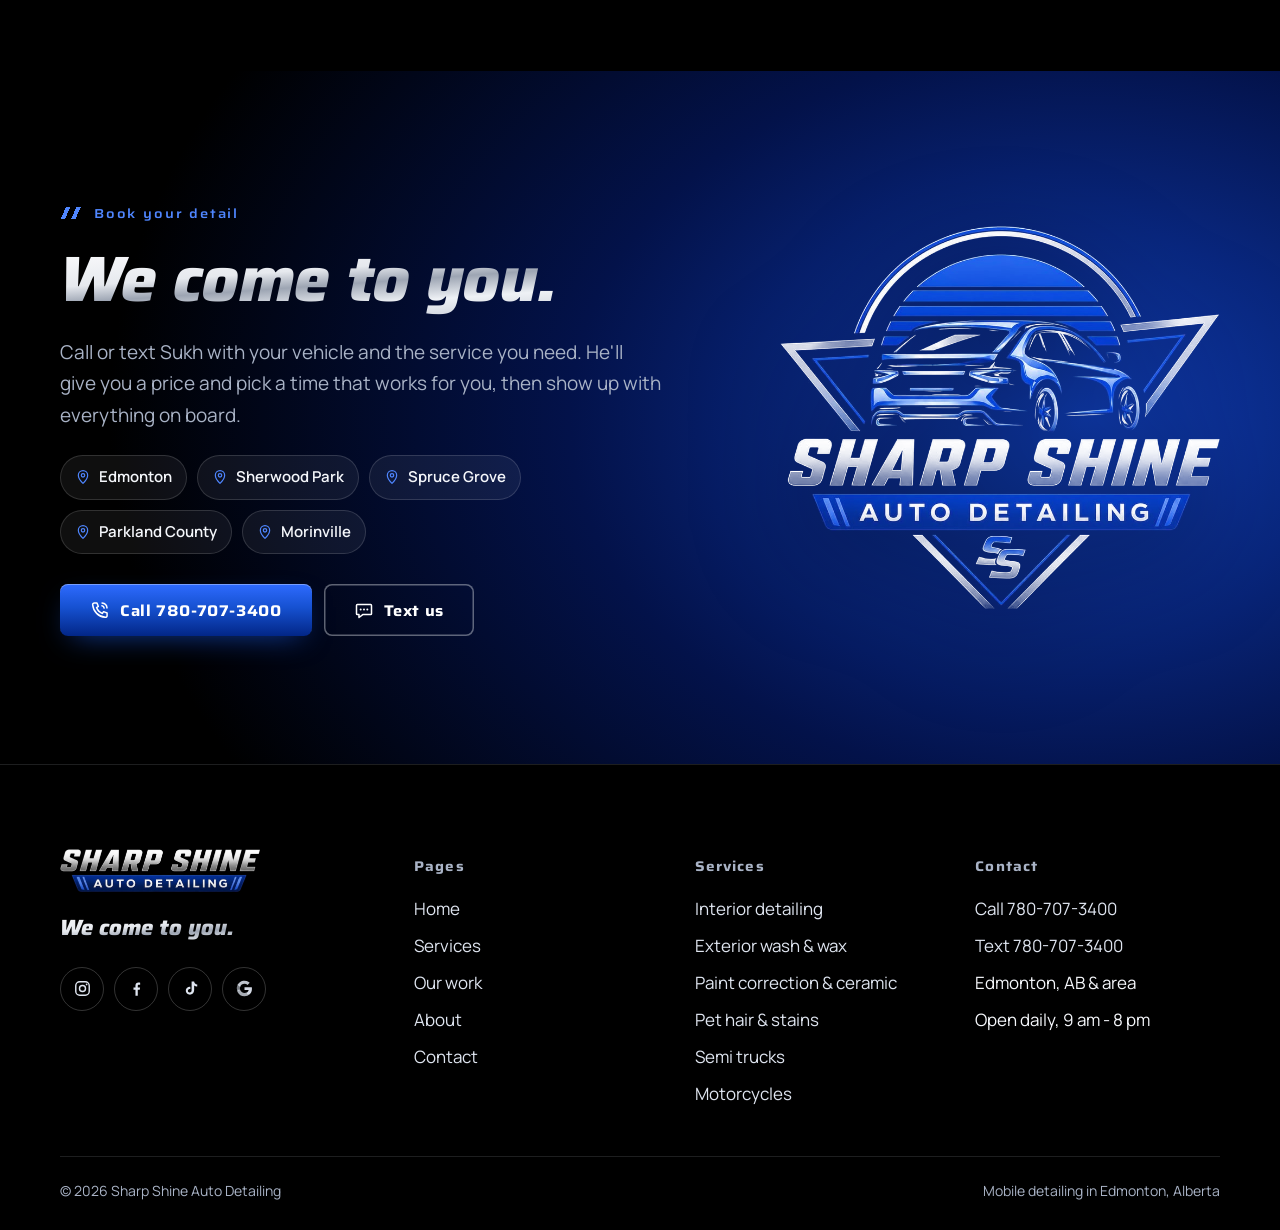
<file: contact.html>
<!doctype html>
<html lang="en-CA">
<head>
<meta charset="utf-8">
<meta name="viewport" content="width=device-width, initial-scale=1, viewport-fit=cover">
<meta name="robots" content="noindex, nofollow">
<title>Contact & booking | Sharp Shine Auto Detailing, Edmonton</title>
<meta name="description" content="Call or text 780-707-3400 to book a mobile detail in Edmonton, Sherwood Park, Spruce Grove and area. Open daily 9 am - 8 pm.">
<meta name="theme-color" content="#000000">
<meta property="og:type" content="website">
<meta property="og:site_name" content="Sharp Shine Auto Detailing">
<meta property="og:title" content="Contact & booking | Sharp Shine Auto Detailing, Edmonton">
<meta property="og:description" content="Call or text 780-707-3400 to book a mobile detail in Edmonton, Sherwood Park, Spruce Grove and area. Open daily 9 am - 8 pm.">
<meta property="og:url" content="https://konkos-design.github.io/sharp-shine-auto-detailing/contact.html">
<meta property="og:image" content="https://konkos-design.github.io/sharp-shine-auto-detailing/img/og-image.jpg">
<meta property="og:image:width" content="1200">
<meta property="og:image:height" content="630">
<meta property="og:image:alt" content="Sharp Shine Auto Detailing - mobile detailing in Edmonton">
<meta name="twitter:card" content="summary_large_image">
<meta name="twitter:title" content="Contact & booking | Sharp Shine Auto Detailing, Edmonton">
<meta name="twitter:description" content="Call or text 780-707-3400 to book a mobile detail in Edmonton, Sherwood Park, Spruce Grove and area. Open daily 9 am - 8 pm.">
<meta name="twitter:image" content="https://konkos-design.github.io/sharp-shine-auto-detailing/img/og-image.jpg">
<link rel="icon" href="favicon.ico" sizes="any">
<link rel="icon" href="img/favicon.svg" type="image/svg+xml">
<link rel="apple-touch-icon" href="img/apple-touch-icon.png">
<script>(function(d){if(!matchMedia("(prefers-reduced-motion: reduce)").matches){d.classList.add("js-anim");setTimeout(function(){d.classList.remove("js-anim")},3500)}})(document.documentElement)</script>
<link rel="preload" href="fonts/saira-latin-standard-italic.woff2" as="font" type="font/woff2" crossorigin>
<link rel="preload" href="fonts/manrope-latin-wght-normal.woff2" as="font" type="font/woff2" crossorigin>
<link rel="stylesheet" href="css/style.css">
<script type="application/ld+json">{"@context": "https://schema.org", "@type": "AutoWash", "name": "Sharp Shine Auto Detailing", "telephone": "+1-780-707-3400", "areaServed": "Edmonton, AB", "address": {"@type": "PostalAddress", "addressLocality": "Edmonton", "addressRegion": "AB", "addressCountry": "CA"}, "openingHours": "Mo-Su 09:00-20:00", "sameAs": ["https://www.instagram.com/sharp_shine_auto_detailing/", "https://www.facebook.com/sharp.shine.detailing/", "https://www.tiktok.com/@sharp_shine"]}</script>
</head>
<body>
<svg xmlns="http://www.w3.org/2000/svg" style="display:none">
<symbol id="i-phone" viewBox="0 0 24 24"><path fill="none" stroke="currentColor" stroke-width="1.8" stroke-linecap="round" stroke-linejoin="round" d="M5.2 3.5h3.2l1.6 4.2-2.1 1.4a11 11 0 0 0 7 7l1.4-2.1 4.2 1.6v3.2a2 2 0 0 1-2.2 2A16.5 16.5 0 0 1 3.2 5.7a2 2 0 0 1 2-2.2Z"/><path fill="none" stroke="currentColor" stroke-width="1.8" stroke-linecap="round" d="M14.5 3.6a6.5 6.5 0 0 1 5.9 5.9M14.3 7a3.2 3.2 0 0 1 2.7 2.7"/></symbol>
<symbol id="i-sms" viewBox="0 0 24 24"><path fill="none" stroke="currentColor" stroke-width="1.8" stroke-linejoin="round" d="M4 5.5h16a1 1 0 0 1 1 1v10a1 1 0 0 1-1 1h-9.5L6 21v-3.5H4a1 1 0 0 1-1-1v-10a1 1 0 0 1 1-1Z"/><circle cx="8" cy="11.5" r="1.2" fill="currentColor"/><circle cx="12" cy="11.5" r="1.2" fill="currentColor"/><circle cx="16" cy="11.5" r="1.2" fill="currentColor"/></symbol>
<symbol id="i-pin" viewBox="0 0 24 24"><path fill="none" stroke="currentColor" stroke-width="1.8" stroke-linejoin="round" d="M12 21.5s-7-6.2-7-12a7 7 0 0 1 14 0c0 5.8-7 12-7 12Z"/><circle cx="12" cy="9.5" r="2.6" fill="none" stroke="currentColor" stroke-width="1.8"/></symbol>
<symbol id="i-clock" viewBox="0 0 24 24"><circle cx="12" cy="12" r="8.5" fill="none" stroke="currentColor" stroke-width="1.8"/><path fill="none" stroke="currentColor" stroke-width="1.8" stroke-linecap="round" d="M12 7.5V12l3 2"/></symbol>
<symbol id="i-star" viewBox="0 0 24 24"><path fill="currentColor" d="m12 2.8 2.8 5.8 6.3.9-4.6 4.4 1.1 6.3L12 17.2l-5.6 3 1.1-6.3-4.6-4.4 6.3-.9Z"/></symbol>
<symbol id="i-arrow" viewBox="0 0 24 24"><path fill="none" stroke="currentColor" stroke-width="2" stroke-linecap="round" stroke-linejoin="round" d="M5 12h14m-5-5 5 5-5 5"/></symbol>
<symbol id="i-left" viewBox="0 0 24 24"><path fill="none" stroke="currentColor" stroke-width="2" stroke-linecap="round" stroke-linejoin="round" d="m14.5 6-6 6 6 6"/></symbol>
<symbol id="i-right" viewBox="0 0 24 24"><path fill="none" stroke="currentColor" stroke-width="2" stroke-linecap="round" stroke-linejoin="round" d="m9.5 6 6 6-6 6"/></symbol>
<symbol id="i-close" viewBox="0 0 24 24"><path fill="none" stroke="currentColor" stroke-width="2" stroke-linecap="round" d="m6 6 12 12M18 6 6 18"/></symbol>
<symbol id="i-seat" viewBox="0 0 24 24"><path fill="none" stroke="currentColor" stroke-width="1.8" stroke-linecap="round" stroke-linejoin="round" d="M8.5 3.5h3l1 3.5-1.5 7h6.5a2 2 0 0 1 2 2.3l-.4 2.2H7.6L6.4 13 7 6.6a3 3 0 0 1 1.5-3.1ZM9 18.5V21m8-2.5V21"/></symbol>
<symbol id="i-spray" viewBox="0 0 24 24"><path fill="none" stroke="currentColor" stroke-width="1.8" stroke-linecap="round" stroke-linejoin="round" d="M8 9.5h6l1 3v8a1 1 0 0 1-1 1H8a1 1 0 0 1-1-1v-8Zm1-3h4v3H9Zm0-3h6.5l1.5 2.5h-3m5.5-2 1.5-1M18.5 7h2m-2 2.5 1.5 1"/></symbol>
<symbol id="i-polish" viewBox="0 0 24 24"><ellipse cx="9" cy="16.5" rx="6.5" ry="2.8" fill="none" stroke="currentColor" stroke-width="1.8"/><path fill="none" stroke="currentColor" stroke-width="1.8" stroke-linecap="round" stroke-linejoin="round" d="M9 13.7V11h4.5L20 7.5 21 9.3l-6 3.2M6.5 5l1 2m3-3-.3 2.4M3.5 8l2 .8"/></symbol>
<symbol id="i-shield" viewBox="0 0 24 24"><path fill="none" stroke="currentColor" stroke-width="1.8" stroke-linejoin="round" d="M12 2.8 19.5 6v5.6c0 4.6-3.2 8.2-7.5 9.6-4.3-1.4-7.5-5-7.5-9.6V6Z"/><path fill="currentColor" d="m12 7.6 1.1 2.7 2.7 1.1-2.7 1.1-1.1 2.7-1.1-2.7-2.7-1.1 2.7-1.1Z"/></symbol>
<symbol id="i-semi" viewBox="0 0 24 24"><path fill="none" stroke="currentColor" stroke-width="1.8" stroke-linecap="round" stroke-linejoin="round" d="M2.5 16.5V7.5h9v9m0-6h4.5l3.5 3.5v3h-1.5M11.5 16.5h3.5m-9 0H2.5M15.5 10.5V13h4"/><circle cx="8" cy="17" r="1.8" fill="none" stroke="currentColor" stroke-width="1.8"/><circle cx="17" cy="17" r="1.8" fill="none" stroke="currentColor" stroke-width="1.8"/><path fill="none" stroke="currentColor" stroke-width="1.8" stroke-linecap="round" d="M14 10.5V5"/></symbol>
<symbol id="i-moto" viewBox="0 0 24 24"><circle cx="5.5" cy="16" r="3.2" fill="none" stroke="currentColor" stroke-width="1.8"/><circle cx="18.5" cy="16" r="3.2" fill="none" stroke="currentColor" stroke-width="1.8"/><path fill="none" stroke="currentColor" stroke-width="1.8" stroke-linecap="round" stroke-linejoin="round" d="M5.5 16 9 11h5.5l4 5M14.5 11l-1.6-4H16m-7 4-1.6-2H5"/></symbol>
<symbol id="i-paw" viewBox="0 0 24 24"><path fill="none" stroke="currentColor" stroke-width="1.8" stroke-linejoin="round" d="M12 12.5c2.6 0 5.5 3.4 5.5 5.6 0 1.6-1.3 2.4-2.8 2.4-1.2 0-1.7-.6-2.7-.6s-1.5.6-2.7.6c-1.5 0-2.8-.8-2.8-2.4 0-2.2 2.9-5.6 5.5-5.6Z"/><ellipse cx="5.2" cy="10.6" rx="1.7" ry="2.2" fill="none" stroke="currentColor" stroke-width="1.8"/><ellipse cx="18.8" cy="10.6" rx="1.7" ry="2.2" fill="none" stroke="currentColor" stroke-width="1.8"/><ellipse cx="9" cy="6" rx="1.8" ry="2.4" fill="none" stroke="currentColor" stroke-width="1.8"/><ellipse cx="15" cy="6" rx="1.8" ry="2.4" fill="none" stroke="currentColor" stroke-width="1.8"/></symbol>
<symbol id="i-steam" viewBox="0 0 24 24"><path fill="none" stroke="currentColor" stroke-width="1.8" stroke-linecap="round" d="M7 10c-1.4-1.6 1.4-2.4 0-4s1.4-2.4 0-4M12 10c-1.4-1.6 1.4-2.4 0-4s1.4-2.4 0-4m5 8c-1.4-1.6 1.4-2.4 0-4s1.4-2.4 0-4"/><path fill="none" stroke="currentColor" stroke-width="1.8" stroke-linejoin="round" d="M4 13h16l-2 8H6Z"/></symbol>
<symbol id="i-car" viewBox="0 0 56 36"><path fill="currentColor" d="M8 22c0-3 2-5 5-5.6l6-1.2 6.5-5.4c1.4-1.1 3-1.8 4.8-1.8h7.2c2 0 3.8 1 5 2.6l3.6 4.8 3.4.9c2.2.6 3.5 2.6 3.5 4.8V26c0 1-.8 1.8-1.8 1.8H9.8C8.8 27.8 8 27 8 26Z"/><path fill="#fff" opacity=".9" d="M27.6 11.6c.8-.6 1.7-1 2.7-1h3.4l.8 5.6H22Zm8.9-1h1.7c1.3 0 2.5.6 3.3 1.7l3 3.9h-7.2Z"/><circle cx="17" cy="28" r="5" fill="#0a1430"/><circle cx="17" cy="28" r="2.2" fill="#cfd3da"/><circle cx="43" cy="28" r="5" fill="#0a1430"/><circle cx="43" cy="28" r="2.2" fill="#cfd3da"/><path fill="none" stroke="currentColor" stroke-width="2" stroke-linecap="round" opacity=".55" d="M1 17h5M2.5 22H6"/></symbol>
<symbol id="i-route" viewBox="0 0 24 24"><circle cx="6" cy="18" r="2.3" fill="none" stroke="currentColor" stroke-width="1.8"/><path fill="none" stroke="currentColor" stroke-width="1.8" stroke-linecap="round" stroke-linejoin="round" d="M8.3 18H15a3 3 0 0 0 0-6H9a3 3 0 0 1 0-6h7"/><path fill="none" stroke="currentColor" stroke-width="1.8" stroke-linejoin="round" d="M18.5 9.8S16 7.5 16 5.8a2.5 2.5 0 0 1 5 0c0 1.7-2.5 4-2.5 4Z"/></symbol>
<symbol id="i-drive" viewBox="0 0 24 24"><path fill="none" stroke="currentColor" stroke-width="1.8" stroke-linejoin="round" d="M3 11.5 12 4l9 7.5V20H3Z"/><path fill="none" stroke="currentColor" stroke-width="1.8" stroke-linecap="round" stroke-linejoin="round" d="M7 20v-4.5l1.4-2.5h7.2l1.4 2.5V20M7 17.5h10"/></symbol>
<symbol id="i-spark" viewBox="0 0 24 24"><path fill="none" stroke="currentColor" stroke-width="1.8" stroke-linejoin="round" d="m12 3 2 6.2 6.2 2-6.2 2L12 19.5l-2-6.3-6.2-2 6.2-2Z"/><path fill="none" stroke="currentColor" stroke-width="1.8" stroke-linecap="round" d="M19 3v3.5M17.3 4.8h3.5"/></symbol>
<symbol id="i-light" viewBox="0 0 24 24"><path fill="none" stroke="currentColor" stroke-width="1.8" stroke-linejoin="round" d="M11 5.5c-4 0-7 2.9-7 6.5s3 6.5 7 6.5c.8 0 1.5-.7 1.5-1.5V7c0-.8-.7-1.5-1.5-1.5Z"/><path fill="none" stroke="currentColor" stroke-width="1.8" stroke-linecap="round" d="M15.5 8h5m-5 4h5.5m-5.5 4h5"/></symbol>
<symbol id="i-hand" viewBox="0 0 24 24"><path fill="none" stroke="currentColor" stroke-width="1.8" stroke-linecap="round" stroke-linejoin="round" d="M9 11V5.5a1.5 1.5 0 0 1 3 0V10m0-1.5a1.5 1.5 0 0 1 3 0V11m0-1a1.5 1.5 0 0 1 3 0v4.5a6.5 6.5 0 0 1-6.5 6.5c-2.6 0-4.2-1.3-5.5-3.3L4.6 14a1.5 1.5 0 0 1 2.5-1.6L9 15M2.5 6.5 5 4m0 5L2.5 6.5"/></symbol>
<symbol id="i-tag" viewBox="0 0 24 24"><path fill="none" stroke="currentColor" stroke-width="1.8" stroke-linejoin="round" d="M3.5 12.2V4.5a1 1 0 0 1 1-1h7.7L21 12.3 12.3 21Z"/><circle cx="8" cy="8" r="1.6" fill="currentColor"/></symbol>
<symbol id="i-chat" viewBox="0 0 24 24"><path fill="none" stroke="currentColor" stroke-width="1.8" stroke-linejoin="round" d="M5 4.5h10a2 2 0 0 1 2 2V12a2 2 0 0 1-2 2H9l-4 3v-3a2 2 0 0 1-2-2V6.5a2 2 0 0 1 2-2Z"/><path fill="none" stroke="currentColor" stroke-width="1.8" stroke-linecap="round" stroke-linejoin="round" d="M17 8.5h2a2 2 0 0 1 2 2V16a2 2 0 0 1-2 2v3l-4-3h-4"/></symbol>
<symbol id="i-hand-heart" viewBox="0 0 24 24"><path fill="none" stroke="currentColor" stroke-width="1.8" stroke-linejoin="round" d="M12 11.5S7.5 8.7 7.5 5.9A2.4 2.4 0 0 1 12 4.7a2.4 2.4 0 0 1 4.5 1.2c0 2.8-4.5 5.6-4.5 5.6Z"/><path fill="none" stroke="currentColor" stroke-width="1.8" stroke-linecap="round" stroke-linejoin="round" d="M2.5 15.5h3l4-1.5h4.5a1.5 1.5 0 0 1 0 3H11m3 0 5.3-2.4a1.5 1.5 0 0 1 1.4 2.6L14 21H5.5l-3-1.5"/></symbol>
<symbol id="i-ig" viewBox="0 0 24 24"><rect x="3.5" y="3.5" width="17" height="17" rx="5" fill="none" stroke="currentColor" stroke-width="1.8"/><circle cx="12" cy="12" r="3.8" fill="none" stroke="currentColor" stroke-width="1.8"/><circle cx="17.2" cy="6.8" r="1.1" fill="currentColor"/></symbol>
<symbol id="i-fb" viewBox="0 0 24 24"><path fill="currentColor" d="M13.6 21v-7.4h2.5l.4-3h-2.9V8.8c0-.9.3-1.5 1.5-1.5h1.5V4.6c-.3 0-1.2-.1-2.2-.1-2.2 0-3.7 1.3-3.7 3.8v2.3H8.2v3h2.5V21Z"/></symbol>
<symbol id="i-tt" viewBox="0 0 24 24"><path fill="currentColor" d="M16.6 3c.3 2.2 1.6 3.6 3.9 3.8v2.6c-1.4.1-2.7-.3-3.9-1.1v5.9c0 3.7-3.1 6-6.3 5.5-2.8-.4-4.6-3-4.2-5.8.4-2.7 2.9-4.4 5.7-4v2.7c-1.4-.4-2.9.4-3.1 1.8-.2 1.3.8 2.5 2.1 2.6 1.4.1 2.6-.9 2.6-2.4V3Z"/></symbol>
<symbol id="i-google" viewBox="0 0 24 24"><path fill="currentColor" d="M21.4 12.2c0-.7-.1-1.3-.2-1.9H12v3.6h5.3a4.6 4.6 0 0 1-2 3v2.5h3.2c1.9-1.7 2.9-4.2 2.9-7.2Z" opacity=".95"/><path fill="currentColor" d="M12 21.7c2.7 0 4.9-.9 6.5-2.4l-3.2-2.5c-.9.6-2 .9-3.3.9-2.6 0-4.7-1.7-5.5-4H3.2v2.6A9.7 9.7 0 0 0 12 21.7Z" opacity=".75"/><path fill="currentColor" d="M6.5 13.7a5.8 5.8 0 0 1 0-3.7V7.4H3.2a9.7 9.7 0 0 0 0 8.7Z" opacity=".55"/><path fill="currentColor" d="M12 6.1c1.5 0 2.8.5 3.8 1.5l2.8-2.8A9.7 9.7 0 0 0 3.2 7.4L6.5 10c.8-2.3 2.9-3.9 5.5-3.9Z" opacity=".85"/></symbol>
</svg>

<a class="skip" href="#main">Skip to content</a>
<header class="hdr" id="hdr">
  <div class="wrap hdr__in">
    <a class="hdr__logo" href="index.html" aria-label="Sharp Shine Auto Detailing, home"><img src="img/logo-wordmark.png" alt="Sharp Shine Auto Detailing" width="177" height="38"></a>
    <nav class="nav" aria-label="Main"><a href="index.html">Home</a><a href="services.html">Services</a><a href="work.html">Our work</a><a href="about.html">About</a><a href="contact.html" aria-current="page">Contact</a></nav>
    <div class="hdr__cta"><a class="btn btn--ghost btn--sm" href="sms:+17807073400"><svg aria-hidden="true"><use href="#i-sms"/></svg><span>Text us</span></a><a class="btn btn--sm" href="tel:+17807073400"><svg aria-hidden="true"><use href="#i-phone"/></svg><span>Call now</span></a></div>
    <button class="burger" id="burger" aria-label="Open menu" aria-expanded="false" aria-controls="mnav"><span></span><span></span><span></span></button>
  </div>
</header>
<div class="mnav" id="mnav" aria-hidden="true">
  <a class="ml" href="index.html">Home</a><a class="ml" href="services.html">Services</a><a class="ml" href="work.html">Our work</a><a class="ml" href="about.html">About</a><a class="ml" href="contact.html">Contact</a>
  <div class="mnav__cta"><a class="btn" href="tel:+17807073400"><svg aria-hidden="true"><use href="#i-phone"/></svg><span>Call 780-707-3400</span></a><a class="btn btn--ghost" href="sms:+17807073400"><svg aria-hidden="true"><use href="#i-sms"/></svg><span>Text us</span></a></div>
  <p class="mnav__meta">Mobile detailing in Edmonton & area. Open daily, 9 am - 8 pm.</p>
</div>
<main id="main"><section class="phero">
  <div class="sun phero__sun" aria-hidden="true"><i></i><i></i><i></i><i></i><i></i><i></i><i></i></div>
  <div class="wrap" style="position:relative;z-index:2">
    <p class="kicker">Contact & booking</p>
    <h1 class="d"><span class="ln"><span class="chrome">Call or text.</span></span><span class="ln"><span class="chrome">He'll come to you.</span></span></h1>
    <p class="lead">Booking is by phone or text. Say what you drive and what it needs, and you will get a price and a time.</p>
    
  </div>
</section>
<section class="sec" style="padding-top:clamp(40px,5vw,64px)">
  <div class="wrap split" style="align-items:start">
    <div>
      <div class="cgrid">
        <a class="ccard rv" href="tel:+17807073400"><svg aria-hidden="true"><use href="#i-phone"/></svg><small>Call</small><b>780-707-3400</b><span>Talk it through and book a time</span></a>
        <a class="ccard rv rv-d1" href="sms:+17807073400"><svg aria-hidden="true"><use href="#i-sms"/></svg><small>Text</small><b>780-707-3400</b><span>Send your vehicle and what it needs</span></a>
        <a class="ccard rv" href="https://www.instagram.com/sharp_shine_auto_detailing/" target="_blank" rel="noopener"><svg aria-hidden="true"><use href="#i-ig"/></svg><small>Instagram</small><b>@sharp_shine_auto_detailing</b><span>DMs open for bookings</span></a>
        <a class="ccard rv rv-d1" href="https://www.facebook.com/sharp.shine.detailing/" target="_blank" rel="noopener"><svg aria-hidden="true"><use href="#i-fb"/></svg><small>Facebook</small><b>Sharp Shine Detailing</b><span>Message on Facebook</span></a>
      </div>
      <div class="rv" style="margin-top:40px">
        <div style="display:flex;justify-content:space-between;align-items:center;gap:16px;flex-wrap:wrap;margin-bottom:10px"><h2 class="d h3 chrome" style="margin:0">Hours</h2><span class="status" id="status"><i></i><span>Open daily</span></span></div>
        <ul class="hours" id="hours"><li data-day="1"><span>Monday</span><span>9 am - 8 pm</span></li><li data-day="2"><span>Tuesday</span><span>9 am - 8 pm</span></li><li data-day="3"><span>Wednesday</span><span>9 am - 8 pm</span></li><li data-day="4"><span>Thursday</span><span>9 am - 8 pm</span></li><li data-day="5"><span>Friday</span><span>9 am - 8 pm</span></li><li data-day="6"><span>Saturday</span><span>9 am - 8 pm</span></li><li data-day="0"><span>Sunday</span><span>9 am - 8 pm</span></li></ul>
      </div>
    </div>
    <div class="rv rv-d1">
      <h2 class="d h3 chrome" style="margin:0 0 10px">Where we work</h2>
      <p class="note" style="margin:0 0 18px">Sharp Shine is fully mobile, there is no shop to drive to. Recent jobs include Edmonton, Sherwood Park, Spruce Grove, Parkland County and Morinville.</p>
      <div class="map"><iframe title="Map of the Edmonton service area" loading="lazy" referrerpolicy="no-referrer-when-downgrade" src="https://www.google.com/maps?q=Edmonton,+AB&z=9&output=embed"></iframe></div>
      <p style="margin-top:18px"><a class="tlink" href="https://www.google.com/maps/place/?q=place_id:ChIJnS4aDgAZoFMRnge6xUoEZIM" target="_blank" rel="noopener">Sharp Shine on Google Maps<svg aria-hidden="true"><use href="#i-arrow"/></svg></a></p>
    </div>
  </div>
</section>

<section class="band sec">
  <div class="wrap band__grid">
    <div class="rv">
      <p class="kicker">Book your detail</p>
      <h2 class="d h2 chrome">We come to you.</h2>
      <p class="lead">Call or text Sukh with your vehicle and the service you need. He'll give you a price and pick a time that works for you, then show up with everything on board.</p>
      <ul class="area" aria-label="Areas we have worked in">
        <li><svg aria-hidden="true"><use href="#i-pin"/></svg>Edmonton</li><li><svg aria-hidden="true"><use href="#i-pin"/></svg>Sherwood Park</li><li><svg aria-hidden="true"><use href="#i-pin"/></svg>Spruce Grove</li><li><svg aria-hidden="true"><use href="#i-pin"/></svg>Parkland County</li><li><svg aria-hidden="true"><use href="#i-pin"/></svg>Morinville</li>
      </ul>
      <div class="btns"><a class="btn" href="tel:+17807073400"><svg aria-hidden="true"><use href="#i-phone"/></svg><span>Call 780-707-3400</span></a><a class="btn btn--ghost" href="sms:+17807073400"><svg aria-hidden="true"><use href="#i-sms"/></svg><span>Text us</span></a></div>
    </div>
    <img class="band__emblem rv rv-d2" src="img/logo-emblem.png" alt="Sharp Shine Auto Detailing emblem" width="811" height="706" loading="lazy">
  </div>
</section>
</main>
<footer class="ftr">
  <div class="wrap">
    <div class="ftr__grid">
      <div>
        <img class="ftr__logo" src="img/logo-wordmark.png" alt="Sharp Shine Auto Detailing" width="799" height="172" loading="lazy">
        <p class="ftr__tag chrome">We come to you.</p>
        <div class="soc">
          <a href="https://www.instagram.com/sharp_shine_auto_detailing/" target="_blank" rel="noopener" aria-label="Instagram"><svg aria-hidden="true"><use href="#i-ig"/></svg></a>
          <a href="https://www.facebook.com/sharp.shine.detailing/" target="_blank" rel="noopener" aria-label="Facebook"><svg aria-hidden="true"><use href="#i-fb"/></svg></a>
          <a href="https://www.tiktok.com/@sharp_shine" target="_blank" rel="noopener" aria-label="TikTok"><svg aria-hidden="true"><use href="#i-tt"/></svg></a>
          <a href="https://www.google.com/maps/place/?q=place_id:ChIJnS4aDgAZoFMRnge6xUoEZIM" target="_blank" rel="noopener" aria-label="Google Maps"><svg aria-hidden="true"><use href="#i-google"/></svg></a>
        </div>
      </div>
      <div><h2 class="fh">Pages</h2><ul><li><a href="index.html">Home</a></li><li><a href="services.html">Services</a></li><li><a href="work.html">Our work</a></li><li><a href="about.html">About</a></li><li><a href="contact.html">Contact</a></li></ul></div>
      <div><h2 class="fh">Services</h2><ul><li><a href="services.html#interior">Interior detailing</a></li><li><a href="services.html#exterior">Exterior wash & wax</a></li><li><a href="services.html#paint">Paint correction & ceramic</a></li><li><a href="services.html#pets">Pet hair & stains</a></li><li><a href="services.html#semi">Semi trucks</a></li><li><a href="services.html#moto">Motorcycles</a></li></ul></div>
      <div><h2 class="fh">Contact</h2><ul><li><a href="tel:+17807073400">Call 780-707-3400</a></li><li><a href="sms:+17807073400">Text 780-707-3400</a></li><li>Edmonton, AB & area</li><li>Open daily, 9 am - 8 pm</li></ul></div>
    </div>
    <div class="ftr__bot"><span>&copy; <span data-year>2026</span> Sharp Shine Auto Detailing</span><span>Mobile detailing in Edmonton, Alberta</span></div>
  </div>
</footer>
<div class="mbar" id="mbar"><a class="btn" href="tel:+17807073400"><svg aria-hidden="true"><use href="#i-phone"/></svg><span>Call</span></a><a class="btn btn--ghost" href="sms:+17807073400"><svg aria-hidden="true"><use href="#i-sms"/></svg><span>Text</span></a></div>
<script src="js/gsap.min.js" defer></script>
<script src="js/ScrollTrigger.min.js" defer></script>
<script src="js/main.js" defer></script>

</body>
</html>
</file>
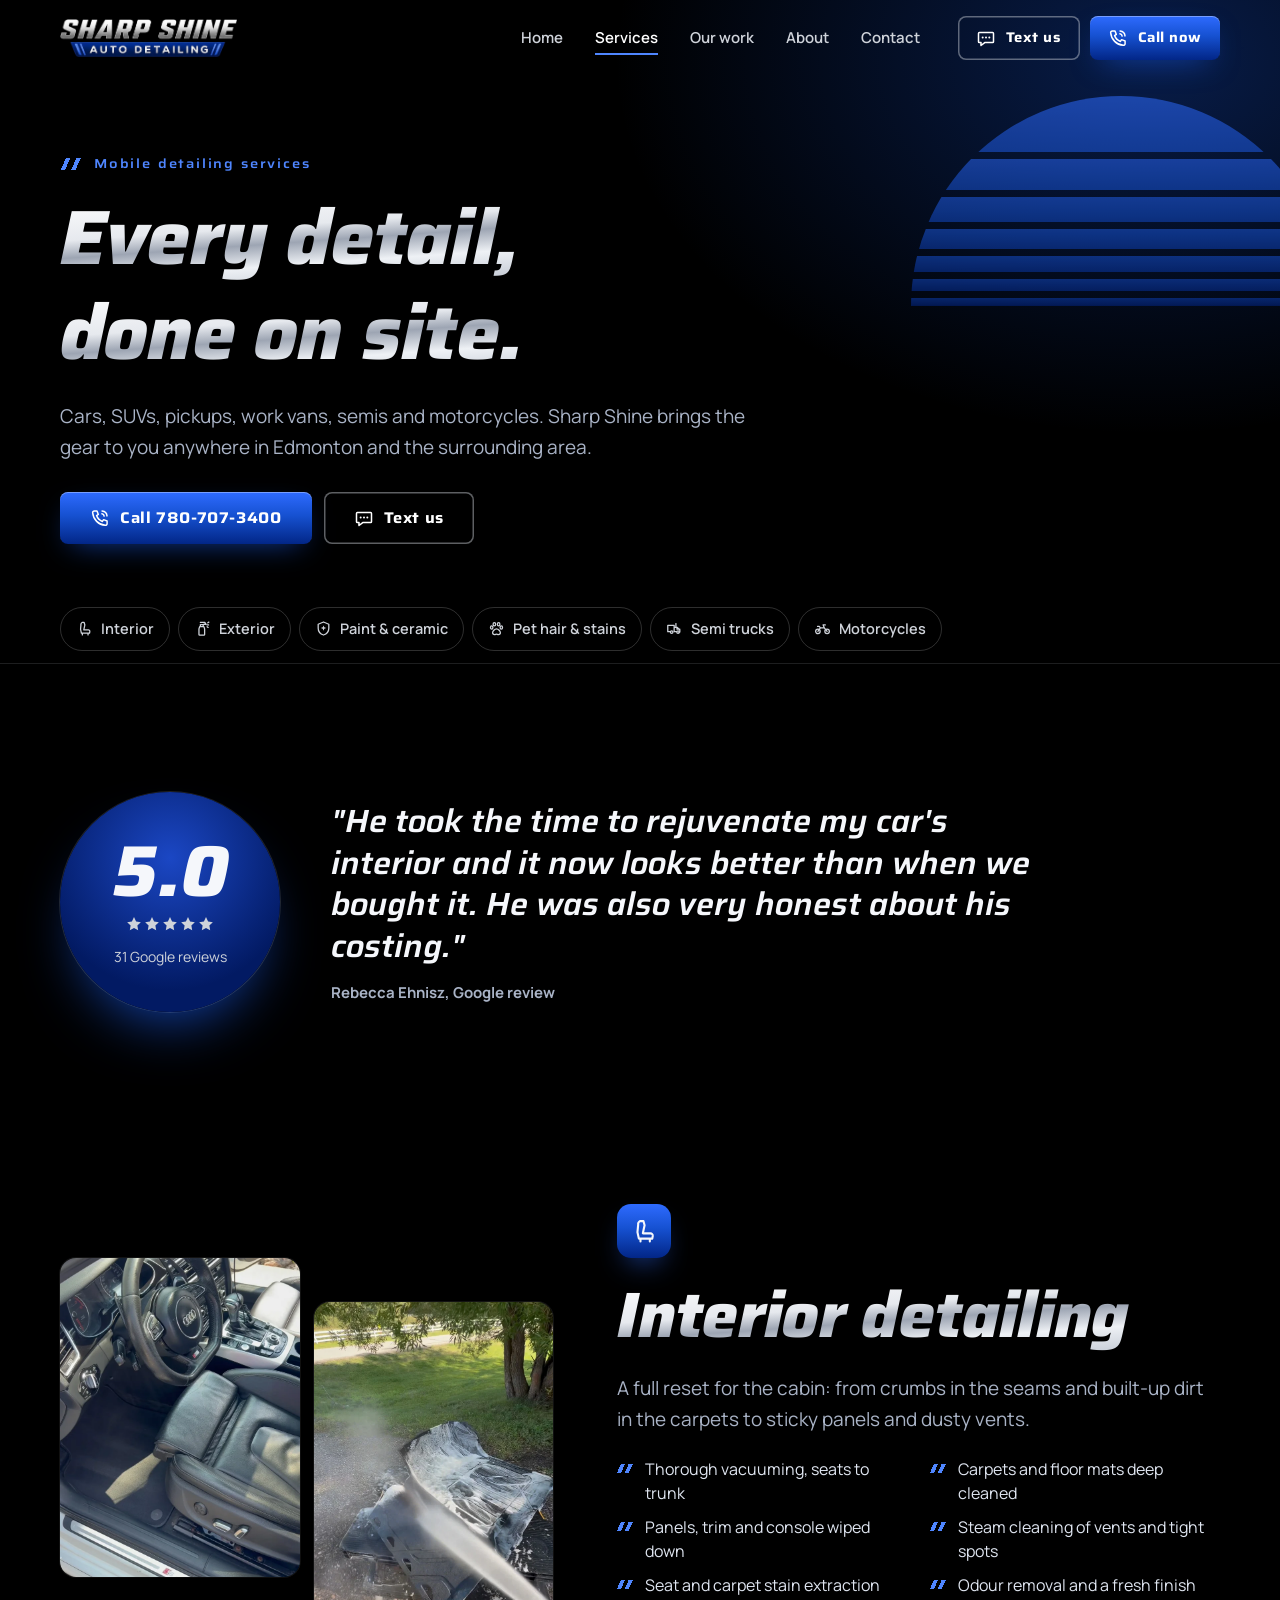
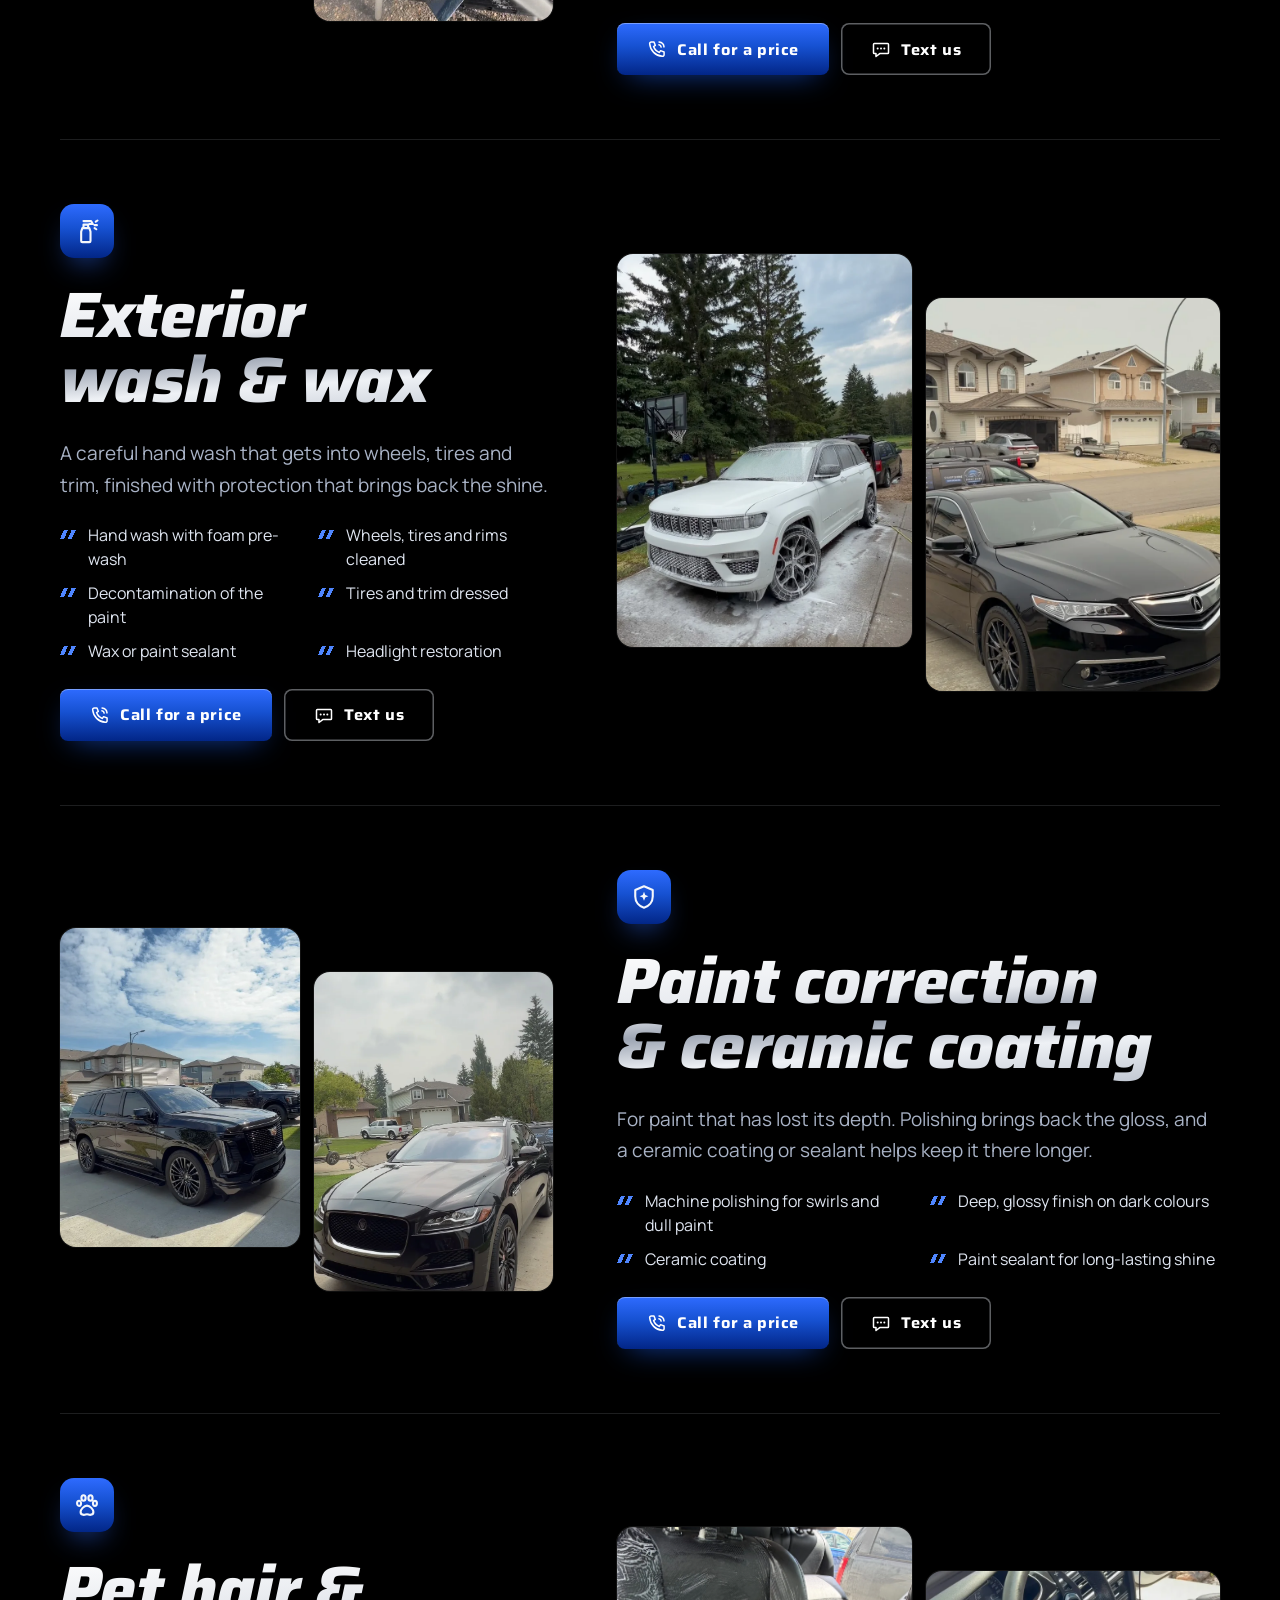
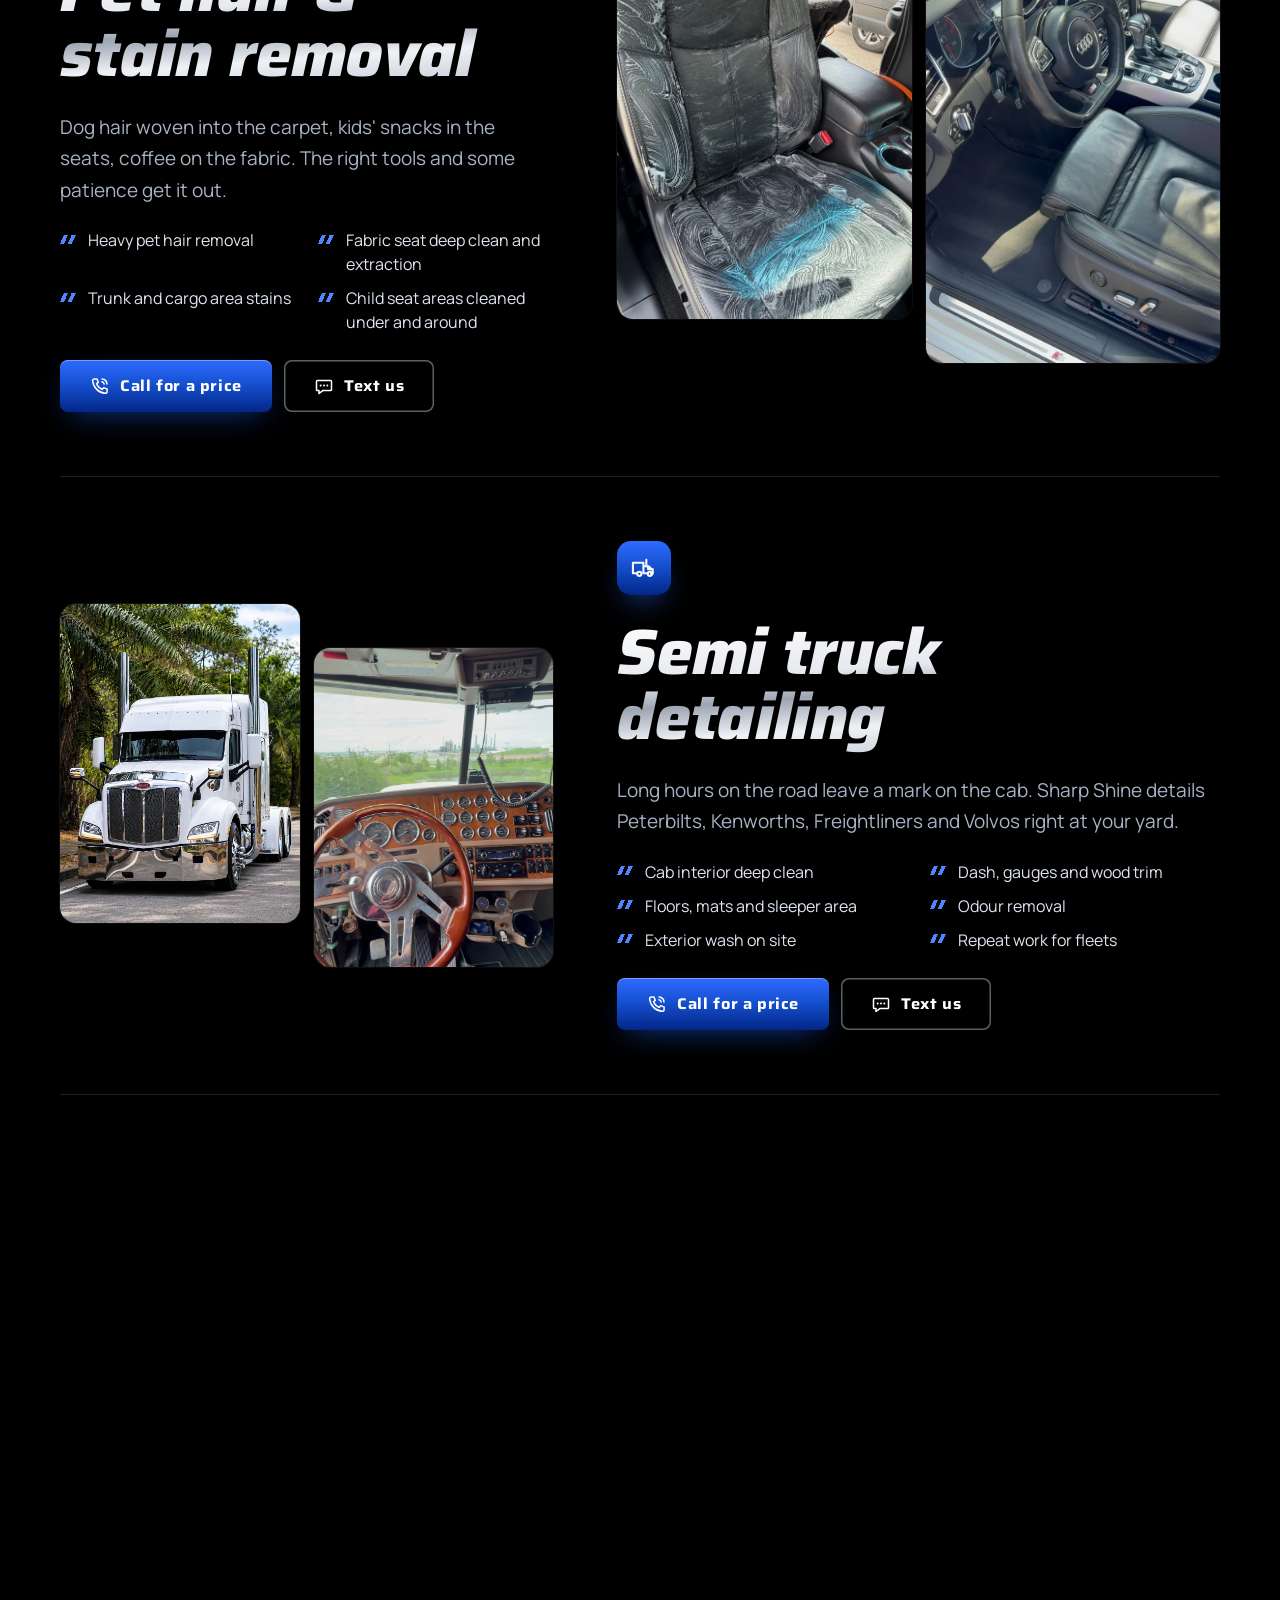
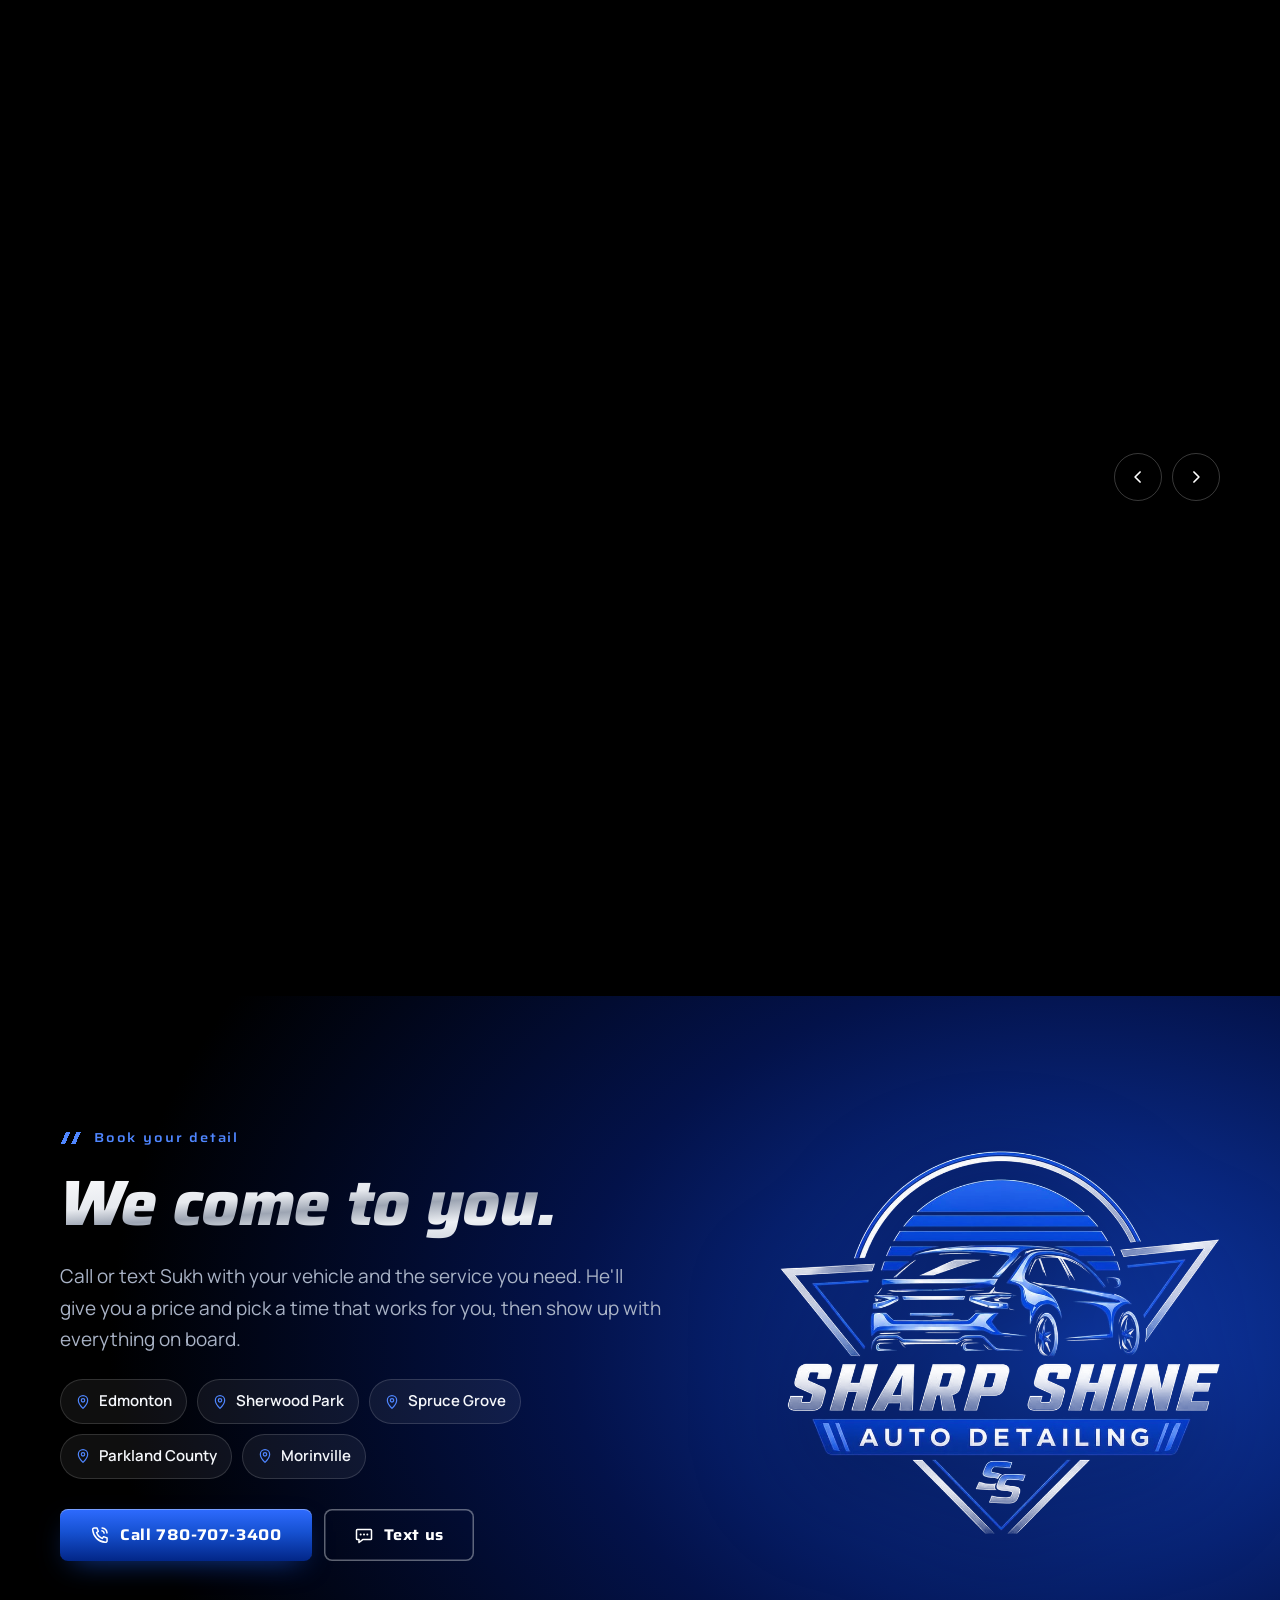
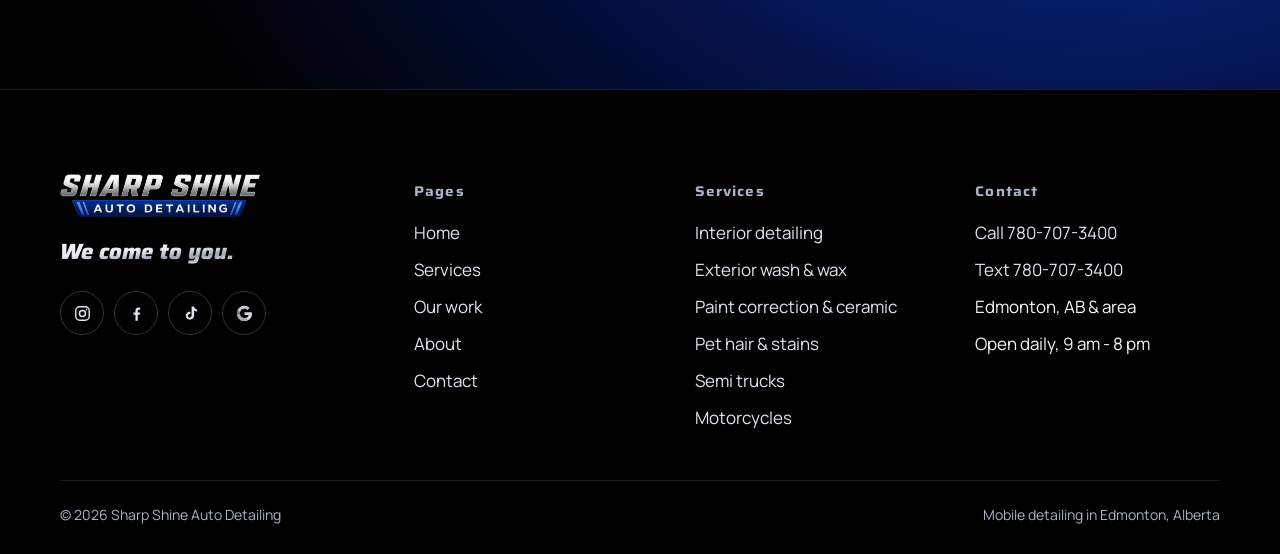
<file: services.html>
<!doctype html>
<html lang="en-CA">
<head>
<meta charset="utf-8">
<meta name="viewport" content="width=device-width, initial-scale=1, viewport-fit=cover">
<meta name="robots" content="noindex, nofollow">
<title>Services | Sharp Shine Auto Detailing, Edmonton</title>
<meta name="description" content="Interior and exterior detailing, paint correction, ceramic coating, pet hair removal, semi truck and motorcycle detailing. Mobile service across Edmonton and area.">
<meta name="theme-color" content="#000000">
<meta property="og:type" content="website">
<meta property="og:site_name" content="Sharp Shine Auto Detailing">
<meta property="og:title" content="Services | Sharp Shine Auto Detailing, Edmonton">
<meta property="og:description" content="Interior and exterior detailing, paint correction, ceramic coating, pet hair removal, semi truck and motorcycle detailing. Mobile service across Edmonton and area.">
<meta property="og:url" content="https://konkos-design.github.io/sharp-shine-auto-detailing/services.html">
<meta property="og:image" content="https://konkos-design.github.io/sharp-shine-auto-detailing/img/og-image.jpg">
<meta property="og:image:width" content="1200">
<meta property="og:image:height" content="630">
<meta property="og:image:alt" content="Sharp Shine Auto Detailing - mobile detailing in Edmonton">
<meta name="twitter:card" content="summary_large_image">
<meta name="twitter:title" content="Services | Sharp Shine Auto Detailing, Edmonton">
<meta name="twitter:description" content="Interior and exterior detailing, paint correction, ceramic coating, pet hair removal, semi truck and motorcycle detailing. Mobile service across Edmonton and area.">
<meta name="twitter:image" content="https://konkos-design.github.io/sharp-shine-auto-detailing/img/og-image.jpg">
<link rel="icon" href="favicon.ico" sizes="any">
<link rel="icon" href="img/favicon.svg" type="image/svg+xml">
<link rel="apple-touch-icon" href="img/apple-touch-icon.png">
<script>(function(d){if(!matchMedia("(prefers-reduced-motion: reduce)").matches){d.classList.add("js-anim");setTimeout(function(){d.classList.remove("js-anim")},3500)}})(document.documentElement)</script>
<link rel="preload" href="fonts/saira-latin-standard-italic.woff2" as="font" type="font/woff2" crossorigin>
<link rel="preload" href="fonts/manrope-latin-wght-normal.woff2" as="font" type="font/woff2" crossorigin>
<link rel="stylesheet" href="css/style.css">
<script type="application/ld+json">{"@context": "https://schema.org", "@type": "AutoWash", "name": "Sharp Shine Auto Detailing", "telephone": "+1-780-707-3400", "areaServed": "Edmonton, AB", "address": {"@type": "PostalAddress", "addressLocality": "Edmonton", "addressRegion": "AB", "addressCountry": "CA"}, "openingHours": "Mo-Su 09:00-20:00", "sameAs": ["https://www.instagram.com/sharp_shine_auto_detailing/", "https://www.facebook.com/sharp.shine.detailing/", "https://www.tiktok.com/@sharp_shine"]}</script>
</head>
<body>
<svg xmlns="http://www.w3.org/2000/svg" style="display:none">
<symbol id="i-phone" viewBox="0 0 24 24"><path fill="none" stroke="currentColor" stroke-width="1.8" stroke-linecap="round" stroke-linejoin="round" d="M5.2 3.5h3.2l1.6 4.2-2.1 1.4a11 11 0 0 0 7 7l1.4-2.1 4.2 1.6v3.2a2 2 0 0 1-2.2 2A16.5 16.5 0 0 1 3.2 5.7a2 2 0 0 1 2-2.2Z"/><path fill="none" stroke="currentColor" stroke-width="1.8" stroke-linecap="round" d="M14.5 3.6a6.5 6.5 0 0 1 5.9 5.9M14.3 7a3.2 3.2 0 0 1 2.7 2.7"/></symbol>
<symbol id="i-sms" viewBox="0 0 24 24"><path fill="none" stroke="currentColor" stroke-width="1.8" stroke-linejoin="round" d="M4 5.5h16a1 1 0 0 1 1 1v10a1 1 0 0 1-1 1h-9.5L6 21v-3.5H4a1 1 0 0 1-1-1v-10a1 1 0 0 1 1-1Z"/><circle cx="8" cy="11.5" r="1.2" fill="currentColor"/><circle cx="12" cy="11.5" r="1.2" fill="currentColor"/><circle cx="16" cy="11.5" r="1.2" fill="currentColor"/></symbol>
<symbol id="i-pin" viewBox="0 0 24 24"><path fill="none" stroke="currentColor" stroke-width="1.8" stroke-linejoin="round" d="M12 21.5s-7-6.2-7-12a7 7 0 0 1 14 0c0 5.8-7 12-7 12Z"/><circle cx="12" cy="9.5" r="2.6" fill="none" stroke="currentColor" stroke-width="1.8"/></symbol>
<symbol id="i-clock" viewBox="0 0 24 24"><circle cx="12" cy="12" r="8.5" fill="none" stroke="currentColor" stroke-width="1.8"/><path fill="none" stroke="currentColor" stroke-width="1.8" stroke-linecap="round" d="M12 7.5V12l3 2"/></symbol>
<symbol id="i-star" viewBox="0 0 24 24"><path fill="currentColor" d="m12 2.8 2.8 5.8 6.3.9-4.6 4.4 1.1 6.3L12 17.2l-5.6 3 1.1-6.3-4.6-4.4 6.3-.9Z"/></symbol>
<symbol id="i-arrow" viewBox="0 0 24 24"><path fill="none" stroke="currentColor" stroke-width="2" stroke-linecap="round" stroke-linejoin="round" d="M5 12h14m-5-5 5 5-5 5"/></symbol>
<symbol id="i-left" viewBox="0 0 24 24"><path fill="none" stroke="currentColor" stroke-width="2" stroke-linecap="round" stroke-linejoin="round" d="m14.5 6-6 6 6 6"/></symbol>
<symbol id="i-right" viewBox="0 0 24 24"><path fill="none" stroke="currentColor" stroke-width="2" stroke-linecap="round" stroke-linejoin="round" d="m9.5 6 6 6-6 6"/></symbol>
<symbol id="i-close" viewBox="0 0 24 24"><path fill="none" stroke="currentColor" stroke-width="2" stroke-linecap="round" d="m6 6 12 12M18 6 6 18"/></symbol>
<symbol id="i-seat" viewBox="0 0 24 24"><path fill="none" stroke="currentColor" stroke-width="1.8" stroke-linecap="round" stroke-linejoin="round" d="M8.5 3.5h3l1 3.5-1.5 7h6.5a2 2 0 0 1 2 2.3l-.4 2.2H7.6L6.4 13 7 6.6a3 3 0 0 1 1.5-3.1ZM9 18.5V21m8-2.5V21"/></symbol>
<symbol id="i-spray" viewBox="0 0 24 24"><path fill="none" stroke="currentColor" stroke-width="1.8" stroke-linecap="round" stroke-linejoin="round" d="M8 9.5h6l1 3v8a1 1 0 0 1-1 1H8a1 1 0 0 1-1-1v-8Zm1-3h4v3H9Zm0-3h6.5l1.5 2.5h-3m5.5-2 1.5-1M18.5 7h2m-2 2.5 1.5 1"/></symbol>
<symbol id="i-polish" viewBox="0 0 24 24"><ellipse cx="9" cy="16.5" rx="6.5" ry="2.8" fill="none" stroke="currentColor" stroke-width="1.8"/><path fill="none" stroke="currentColor" stroke-width="1.8" stroke-linecap="round" stroke-linejoin="round" d="M9 13.7V11h4.5L20 7.5 21 9.3l-6 3.2M6.5 5l1 2m3-3-.3 2.4M3.5 8l2 .8"/></symbol>
<symbol id="i-shield" viewBox="0 0 24 24"><path fill="none" stroke="currentColor" stroke-width="1.8" stroke-linejoin="round" d="M12 2.8 19.5 6v5.6c0 4.6-3.2 8.2-7.5 9.6-4.3-1.4-7.5-5-7.5-9.6V6Z"/><path fill="currentColor" d="m12 7.6 1.1 2.7 2.7 1.1-2.7 1.1-1.1 2.7-1.1-2.7-2.7-1.1 2.7-1.1Z"/></symbol>
<symbol id="i-semi" viewBox="0 0 24 24"><path fill="none" stroke="currentColor" stroke-width="1.8" stroke-linecap="round" stroke-linejoin="round" d="M2.5 16.5V7.5h9v9m0-6h4.5l3.5 3.5v3h-1.5M11.5 16.5h3.5m-9 0H2.5M15.5 10.5V13h4"/><circle cx="8" cy="17" r="1.8" fill="none" stroke="currentColor" stroke-width="1.8"/><circle cx="17" cy="17" r="1.8" fill="none" stroke="currentColor" stroke-width="1.8"/><path fill="none" stroke="currentColor" stroke-width="1.8" stroke-linecap="round" d="M14 10.5V5"/></symbol>
<symbol id="i-moto" viewBox="0 0 24 24"><circle cx="5.5" cy="16" r="3.2" fill="none" stroke="currentColor" stroke-width="1.8"/><circle cx="18.5" cy="16" r="3.2" fill="none" stroke="currentColor" stroke-width="1.8"/><path fill="none" stroke="currentColor" stroke-width="1.8" stroke-linecap="round" stroke-linejoin="round" d="M5.5 16 9 11h5.5l4 5M14.5 11l-1.6-4H16m-7 4-1.6-2H5"/></symbol>
<symbol id="i-paw" viewBox="0 0 24 24"><path fill="none" stroke="currentColor" stroke-width="1.8" stroke-linejoin="round" d="M12 12.5c2.6 0 5.5 3.4 5.5 5.6 0 1.6-1.3 2.4-2.8 2.4-1.2 0-1.7-.6-2.7-.6s-1.5.6-2.7.6c-1.5 0-2.8-.8-2.8-2.4 0-2.2 2.9-5.6 5.5-5.6Z"/><ellipse cx="5.2" cy="10.6" rx="1.7" ry="2.2" fill="none" stroke="currentColor" stroke-width="1.8"/><ellipse cx="18.8" cy="10.6" rx="1.7" ry="2.2" fill="none" stroke="currentColor" stroke-width="1.8"/><ellipse cx="9" cy="6" rx="1.8" ry="2.4" fill="none" stroke="currentColor" stroke-width="1.8"/><ellipse cx="15" cy="6" rx="1.8" ry="2.4" fill="none" stroke="currentColor" stroke-width="1.8"/></symbol>
<symbol id="i-steam" viewBox="0 0 24 24"><path fill="none" stroke="currentColor" stroke-width="1.8" stroke-linecap="round" d="M7 10c-1.4-1.6 1.4-2.4 0-4s1.4-2.4 0-4M12 10c-1.4-1.6 1.4-2.4 0-4s1.4-2.4 0-4m5 8c-1.4-1.6 1.4-2.4 0-4s1.4-2.4 0-4"/><path fill="none" stroke="currentColor" stroke-width="1.8" stroke-linejoin="round" d="M4 13h16l-2 8H6Z"/></symbol>
<symbol id="i-car" viewBox="0 0 56 36"><path fill="currentColor" d="M8 22c0-3 2-5 5-5.6l6-1.2 6.5-5.4c1.4-1.1 3-1.8 4.8-1.8h7.2c2 0 3.8 1 5 2.6l3.6 4.8 3.4.9c2.2.6 3.5 2.6 3.5 4.8V26c0 1-.8 1.8-1.8 1.8H9.8C8.8 27.8 8 27 8 26Z"/><path fill="#fff" opacity=".9" d="M27.6 11.6c.8-.6 1.7-1 2.7-1h3.4l.8 5.6H22Zm8.9-1h1.7c1.3 0 2.5.6 3.3 1.7l3 3.9h-7.2Z"/><circle cx="17" cy="28" r="5" fill="#0a1430"/><circle cx="17" cy="28" r="2.2" fill="#cfd3da"/><circle cx="43" cy="28" r="5" fill="#0a1430"/><circle cx="43" cy="28" r="2.2" fill="#cfd3da"/><path fill="none" stroke="currentColor" stroke-width="2" stroke-linecap="round" opacity=".55" d="M1 17h5M2.5 22H6"/></symbol>
<symbol id="i-route" viewBox="0 0 24 24"><circle cx="6" cy="18" r="2.3" fill="none" stroke="currentColor" stroke-width="1.8"/><path fill="none" stroke="currentColor" stroke-width="1.8" stroke-linecap="round" stroke-linejoin="round" d="M8.3 18H15a3 3 0 0 0 0-6H9a3 3 0 0 1 0-6h7"/><path fill="none" stroke="currentColor" stroke-width="1.8" stroke-linejoin="round" d="M18.5 9.8S16 7.5 16 5.8a2.5 2.5 0 0 1 5 0c0 1.7-2.5 4-2.5 4Z"/></symbol>
<symbol id="i-drive" viewBox="0 0 24 24"><path fill="none" stroke="currentColor" stroke-width="1.8" stroke-linejoin="round" d="M3 11.5 12 4l9 7.5V20H3Z"/><path fill="none" stroke="currentColor" stroke-width="1.8" stroke-linecap="round" stroke-linejoin="round" d="M7 20v-4.5l1.4-2.5h7.2l1.4 2.5V20M7 17.5h10"/></symbol>
<symbol id="i-spark" viewBox="0 0 24 24"><path fill="none" stroke="currentColor" stroke-width="1.8" stroke-linejoin="round" d="m12 3 2 6.2 6.2 2-6.2 2L12 19.5l-2-6.3-6.2-2 6.2-2Z"/><path fill="none" stroke="currentColor" stroke-width="1.8" stroke-linecap="round" d="M19 3v3.5M17.3 4.8h3.5"/></symbol>
<symbol id="i-light" viewBox="0 0 24 24"><path fill="none" stroke="currentColor" stroke-width="1.8" stroke-linejoin="round" d="M11 5.5c-4 0-7 2.9-7 6.5s3 6.5 7 6.5c.8 0 1.5-.7 1.5-1.5V7c0-.8-.7-1.5-1.5-1.5Z"/><path fill="none" stroke="currentColor" stroke-width="1.8" stroke-linecap="round" d="M15.5 8h5m-5 4h5.5m-5.5 4h5"/></symbol>
<symbol id="i-hand" viewBox="0 0 24 24"><path fill="none" stroke="currentColor" stroke-width="1.8" stroke-linecap="round" stroke-linejoin="round" d="M9 11V5.5a1.5 1.5 0 0 1 3 0V10m0-1.5a1.5 1.5 0 0 1 3 0V11m0-1a1.5 1.5 0 0 1 3 0v4.5a6.5 6.5 0 0 1-6.5 6.5c-2.6 0-4.2-1.3-5.5-3.3L4.6 14a1.5 1.5 0 0 1 2.5-1.6L9 15M2.5 6.5 5 4m0 5L2.5 6.5"/></symbol>
<symbol id="i-tag" viewBox="0 0 24 24"><path fill="none" stroke="currentColor" stroke-width="1.8" stroke-linejoin="round" d="M3.5 12.2V4.5a1 1 0 0 1 1-1h7.7L21 12.3 12.3 21Z"/><circle cx="8" cy="8" r="1.6" fill="currentColor"/></symbol>
<symbol id="i-chat" viewBox="0 0 24 24"><path fill="none" stroke="currentColor" stroke-width="1.8" stroke-linejoin="round" d="M5 4.5h10a2 2 0 0 1 2 2V12a2 2 0 0 1-2 2H9l-4 3v-3a2 2 0 0 1-2-2V6.5a2 2 0 0 1 2-2Z"/><path fill="none" stroke="currentColor" stroke-width="1.8" stroke-linecap="round" stroke-linejoin="round" d="M17 8.5h2a2 2 0 0 1 2 2V16a2 2 0 0 1-2 2v3l-4-3h-4"/></symbol>
<symbol id="i-hand-heart" viewBox="0 0 24 24"><path fill="none" stroke="currentColor" stroke-width="1.8" stroke-linejoin="round" d="M12 11.5S7.5 8.7 7.5 5.9A2.4 2.4 0 0 1 12 4.7a2.4 2.4 0 0 1 4.5 1.2c0 2.8-4.5 5.6-4.5 5.6Z"/><path fill="none" stroke="currentColor" stroke-width="1.8" stroke-linecap="round" stroke-linejoin="round" d="M2.5 15.5h3l4-1.5h4.5a1.5 1.5 0 0 1 0 3H11m3 0 5.3-2.4a1.5 1.5 0 0 1 1.4 2.6L14 21H5.5l-3-1.5"/></symbol>
<symbol id="i-ig" viewBox="0 0 24 24"><rect x="3.5" y="3.5" width="17" height="17" rx="5" fill="none" stroke="currentColor" stroke-width="1.8"/><circle cx="12" cy="12" r="3.8" fill="none" stroke="currentColor" stroke-width="1.8"/><circle cx="17.2" cy="6.8" r="1.1" fill="currentColor"/></symbol>
<symbol id="i-fb" viewBox="0 0 24 24"><path fill="currentColor" d="M13.6 21v-7.4h2.5l.4-3h-2.9V8.8c0-.9.3-1.5 1.5-1.5h1.5V4.6c-.3 0-1.2-.1-2.2-.1-2.2 0-3.7 1.3-3.7 3.8v2.3H8.2v3h2.5V21Z"/></symbol>
<symbol id="i-tt" viewBox="0 0 24 24"><path fill="currentColor" d="M16.6 3c.3 2.2 1.6 3.6 3.9 3.8v2.6c-1.4.1-2.7-.3-3.9-1.1v5.9c0 3.7-3.1 6-6.3 5.5-2.8-.4-4.6-3-4.2-5.8.4-2.7 2.9-4.4 5.7-4v2.7c-1.4-.4-2.9.4-3.1 1.8-.2 1.3.8 2.5 2.1 2.6 1.4.1 2.6-.9 2.6-2.4V3Z"/></symbol>
<symbol id="i-google" viewBox="0 0 24 24"><path fill="currentColor" d="M21.4 12.2c0-.7-.1-1.3-.2-1.9H12v3.6h5.3a4.6 4.6 0 0 1-2 3v2.5h3.2c1.9-1.7 2.9-4.2 2.9-7.2Z" opacity=".95"/><path fill="currentColor" d="M12 21.7c2.7 0 4.9-.9 6.5-2.4l-3.2-2.5c-.9.6-2 .9-3.3.9-2.6 0-4.7-1.7-5.5-4H3.2v2.6A9.7 9.7 0 0 0 12 21.7Z" opacity=".75"/><path fill="currentColor" d="M6.5 13.7a5.8 5.8 0 0 1 0-3.7V7.4H3.2a9.7 9.7 0 0 0 0 8.7Z" opacity=".55"/><path fill="currentColor" d="M12 6.1c1.5 0 2.8.5 3.8 1.5l2.8-2.8A9.7 9.7 0 0 0 3.2 7.4L6.5 10c.8-2.3 2.9-3.9 5.5-3.9Z" opacity=".85"/></symbol>
</svg>

<a class="skip" href="#main">Skip to content</a>
<header class="hdr" id="hdr">
  <div class="wrap hdr__in">
    <a class="hdr__logo" href="index.html" aria-label="Sharp Shine Auto Detailing, home"><img src="img/logo-wordmark.png" alt="Sharp Shine Auto Detailing" width="177" height="38"></a>
    <nav class="nav" aria-label="Main"><a href="index.html">Home</a><a href="services.html" aria-current="page">Services</a><a href="work.html">Our work</a><a href="about.html">About</a><a href="contact.html">Contact</a></nav>
    <div class="hdr__cta"><a class="btn btn--ghost btn--sm" href="sms:+17807073400"><svg aria-hidden="true"><use href="#i-sms"/></svg><span>Text us</span></a><a class="btn btn--sm" href="tel:+17807073400"><svg aria-hidden="true"><use href="#i-phone"/></svg><span>Call now</span></a></div>
    <button class="burger" id="burger" aria-label="Open menu" aria-expanded="false" aria-controls="mnav"><span></span><span></span><span></span></button>
  </div>
</header>
<div class="mnav" id="mnav" aria-hidden="true">
  <a class="ml" href="index.html">Home</a><a class="ml" href="services.html">Services</a><a class="ml" href="work.html">Our work</a><a class="ml" href="about.html">About</a><a class="ml" href="contact.html">Contact</a>
  <div class="mnav__cta"><a class="btn" href="tel:+17807073400"><svg aria-hidden="true"><use href="#i-phone"/></svg><span>Call 780-707-3400</span></a><a class="btn btn--ghost" href="sms:+17807073400"><svg aria-hidden="true"><use href="#i-sms"/></svg><span>Text us</span></a></div>
  <p class="mnav__meta">Mobile detailing in Edmonton & area. Open daily, 9 am - 8 pm.</p>
</div>
<main id="main"><section class="phero">
  <div class="sun phero__sun" aria-hidden="true"><i></i><i></i><i></i><i></i><i></i><i></i><i></i></div>
  <div class="wrap" style="position:relative;z-index:2">
    <p class="kicker">Mobile detailing services</p>
    <h1 class="d"><span class="ln"><span class="chrome">Every detail,</span></span><span class="ln"><span class="chrome">done on site.</span></span></h1>
    <p class="lead">Cars, SUVs, pickups, work vans, semis and motorcycles. Sharp Shine brings the gear to you anywhere in Edmonton and the surrounding area.</p>
    <div class="btns"><a class="btn" href="tel:+17807073400"><svg aria-hidden="true"><use href="#i-phone"/></svg><span>Call 780-707-3400</span></a><a class="btn btn--ghost" href="sms:+17807073400"><svg aria-hidden="true"><use href="#i-sms"/></svg><span>Text us</span></a></div>
  </div>
</section>
<nav class="subnav" aria-label="Services">
  <div class="wrap" data-drag>
    <a class="chip" href="#interior"><svg aria-hidden="true"><use href="#i-seat"/></svg>Interior</a><a class="chip" href="#exterior"><svg aria-hidden="true"><use href="#i-spray"/></svg>Exterior</a><a class="chip" href="#paint"><svg aria-hidden="true"><use href="#i-shield"/></svg>Paint & ceramic</a><a class="chip" href="#pets"><svg aria-hidden="true"><use href="#i-paw"/></svg>Pet hair & stains</a><a class="chip" href="#semi"><svg aria-hidden="true"><use href="#i-semi"/></svg>Semi trucks</a><a class="chip" href="#moto"><svg aria-hidden="true"><use href="#i-moto"/></svg>Motorcycles</a>
  </div>
</nav>
<section class="sec" style="padding-bottom:0">
  <div class="wrap">
    <div class="rev-feature" style="margin-bottom:0">
      <div class="score rv"><div><b>5.0</b><span class="stars" role="img" aria-label="5 out of 5 stars"><svg aria-hidden="true"><use href="#i-star"/></svg><svg aria-hidden="true"><use href="#i-star"/></svg><svg aria-hidden="true"><use href="#i-star"/></svg><svg aria-hidden="true"><use href="#i-star"/></svg><svg aria-hidden="true"><use href="#i-star"/></svg></span><span>31 Google reviews</span></div></div>
      <blockquote class="bigq rv rv-d1">"He took the time to rejuvenate my car's interior and it now looks better than when we bought it. He was also very honest about his costing."<cite>Rebecca Ehnisz, Google review</cite></blockquote>
    </div>
  </div>
</section>
<section class="sec">
  <div class="wrap">
<article class="svc" id="interior">
  <div class="svc__media"><div class="ph gloss rv"><img src="img/svc-interior.webp" alt="Clean leather interior of an Audi after a detail" loading="lazy" width="720" height="1280"></div><div class="ph gloss rv rv-d1"><img src="img/svc-mats.webp" alt="Rubber floor mats being pressure washed outdoors" loading="lazy" width="720" height="1280"></div></div>
  <div class="rv">
    <span class="svc__ic"><svg aria-hidden="true"><use href="#i-seat"/></svg></span>
    <h2 class="d h2 chrome">Interior detailing</h2>
    <p class="lead">A full reset for the cabin: from crumbs in the seams and built-up dirt in the carpets to sticky panels and dusty vents.</p>
    <ul class="ticks"><li>Thorough vacuuming, seats to trunk</li><li>Carpets and floor mats deep cleaned</li><li>Panels, trim and console wiped down</li><li>Steam cleaning of vents and tight spots</li><li>Seat and carpet stain extraction</li><li>Odour removal and a fresh finish</li></ul>
    
    <div class="btns"><a class="btn" href="tel:+17807073400"><svg aria-hidden="true"><use href="#i-phone"/></svg><span>Call for a price</span></a><a class="btn btn--ghost" href="sms:+17807073400"><svg aria-hidden="true"><use href="#i-sms"/></svg><span>Text us</span></a></div>
  </div>
</article>
<article class="svc" id="exterior">
  <div class="svc__media"><div class="ph gloss rv"><img src="img/hero-foam.webp" alt="White Jeep covered in foam during an exterior wash" loading="lazy" width="720" height="1280"></div><div class="ph gloss rv rv-d1"><img src="img/svc-exterior.webp" alt="Black Acura after a wash and polish" loading="lazy" width="720" height="1280"></div></div>
  <div class="rv">
    <span class="svc__ic"><svg aria-hidden="true"><use href="#i-spray"/></svg></span>
    <h2 class="d h2 chrome">Exterior wash & wax</h2>
    <p class="lead">A careful hand wash that gets into wheels, tires and trim, finished with protection that brings back the shine.</p>
    <ul class="ticks"><li>Hand wash with foam pre-wash</li><li>Wheels, tires and rims cleaned</li><li>Decontamination of the paint</li><li>Tires and trim dressed</li><li>Wax or paint sealant</li><li>Headlight restoration</li></ul>
    
    <div class="btns"><a class="btn" href="tel:+17807073400"><svg aria-hidden="true"><use href="#i-phone"/></svg><span>Call for a price</span></a><a class="btn btn--ghost" href="sms:+17807073400"><svg aria-hidden="true"><use href="#i-sms"/></svg><span>Text us</span></a></div>
  </div>
</article>
<article class="svc" id="paint">
  <div class="svc__media"><div class="ph gloss rv"><img src="img/svc-paint.webp" alt="Black Escalade with glossy paint" loading="lazy" width="720" height="1280"></div><div class="ph gloss rv rv-d1"><img src="img/hero-jaguar.webp" alt="Black Jaguar F-Pace after a polish and sealant" loading="lazy" width="720" height="1280"></div></div>
  <div class="rv">
    <span class="svc__ic"><svg aria-hidden="true"><use href="#i-shield"/></svg></span>
    <h2 class="d h2 chrome">Paint correction & ceramic coating</h2>
    <p class="lead">For paint that has lost its depth. Polishing brings back the gloss, and a ceramic coating or sealant helps keep it there longer.</p>
    <ul class="ticks"><li>Machine polishing for swirls and dull paint</li><li>Deep, glossy finish on dark colours</li><li>Ceramic coating</li><li>Paint sealant for long-lasting shine</li></ul>
    
    <div class="btns"><a class="btn" href="tel:+17807073400"><svg aria-hidden="true"><use href="#i-phone"/></svg><span>Call for a price</span></a><a class="btn btn--ghost" href="sms:+17807073400"><svg aria-hidden="true"><use href="#i-sms"/></svg><span>Text us</span></a></div>
  </div>
</article>
<article class="svc" id="pets">
  <div class="svc__media"><div class="ph gloss rv"><img src="img/svc-seat.webp" alt="Leather seat being foam cleaned" loading="lazy" width="720" height="1280"></div><div class="ph gloss rv rv-d1"><img src="img/svc-interior.webp" alt="Clean seats after a pet hair removal" loading="lazy" width="720" height="1280"></div></div>
  <div class="rv">
    <span class="svc__ic"><svg aria-hidden="true"><use href="#i-paw"/></svg></span>
    <h2 class="d h2 chrome">Pet hair & stain removal</h2>
    <p class="lead">Dog hair woven into the carpet, kids' snacks in the seats, coffee on the fabric. The right tools and some patience get it out.</p>
    <ul class="ticks"><li>Heavy pet hair removal</li><li>Fabric seat deep clean and extraction</li><li>Trunk and cargo area stains</li><li>Child seat areas cleaned under and around</li></ul>
    
    <div class="btns"><a class="btn" href="tel:+17807073400"><svg aria-hidden="true"><use href="#i-phone"/></svg><span>Call for a price</span></a><a class="btn btn--ghost" href="sms:+17807073400"><svg aria-hidden="true"><use href="#i-sms"/></svg><span>Text us</span></a></div>
  </div>
</article>
<article class="svc" id="semi">
  <div class="svc__media"><div class="ph gloss rv"><img src="img/svc-semi.webp" alt="White Peterbilt semi truck in a yard" loading="lazy" width="720" height="1280"></div><div class="ph gloss rv rv-d1"><img src="img/svc-semi-cab.webp" alt="Cleaned Freightliner cab with wooden steering wheel" loading="lazy" width="720" height="1280"></div></div>
  <div class="rv">
    <span class="svc__ic"><svg aria-hidden="true"><use href="#i-semi"/></svg></span>
    <h2 class="d h2 chrome">Semi truck detailing</h2>
    <p class="lead">Long hours on the road leave a mark on the cab. Sharp Shine details Peterbilts, Kenworths, Freightliners and Volvos right at your yard.</p>
    <ul class="ticks"><li>Cab interior deep clean</li><li>Dash, gauges and wood trim</li><li>Floors, mats and sleeper area</li><li>Odour removal</li><li>Exterior wash on site</li><li>Repeat work for fleets</li></ul>
    
    <div class="btns"><a class="btn" href="tel:+17807073400"><svg aria-hidden="true"><use href="#i-phone"/></svg><span>Call for a price</span></a><a class="btn btn--ghost" href="sms:+17807073400"><svg aria-hidden="true"><use href="#i-sms"/></svg><span>Text us</span></a></div>
  </div>
</article>
<article class="svc" id="moto">
  <div class="svc__media"><div class="ph gloss rv"><img src="img/svc-moto.webp" alt="Orange KTM Duke motorcycle after a wash and wax" loading="lazy" width="720" height="1280"></div></div>
  <div class="rv">
    <span class="svc__ic"><svg aria-hidden="true"><use href="#i-moto"/></svg></span>
    <h2 class="d h2 chrome">Motorcycles</h2>
    <p class="lead">A thorough wash and wax to bring back the shine on your bike and keep it looking its best.</p>
    <ul class="ticks"><li>Hand wash</li><li>Wax for shine and protection</li><li>Wheels and chrome details</li></ul>
    
    <div class="btns"><a class="btn" href="tel:+17807073400"><svg aria-hidden="true"><use href="#i-phone"/></svg><span>Call for a price</span></a><a class="btn btn--ghost" href="sms:+17807073400"><svg aria-hidden="true"><use href="#i-sms"/></svg><span>Text us</span></a></div>
  </div>
</article>
  </div>
</section>
<section class="sec" style="padding-top:0">
  <div class="wrap">
    <div class="row-head">
      <div class="sec__head rv"><p class="kicker">Pricing</p><h2 class="d h2 chrome">What recent details cost</h2><p class="lead">Prices from jobs posted by Sharp Shine. Your price depends on the vehicle and how much work it needs, so call or text for a quote.</p></div>
      <div class="strip-ctrl"><button class="sbtn" data-prev="rcpts" aria-label="Scroll back"><svg aria-hidden="true"><use href="#i-left"/></svg></button><button class="sbtn" data-next="rcpts" aria-label="Scroll forward"><svg aria-hidden="true"><use href="#i-right"/></svg></button></div>
    </div>
    <div id="rcpts"><div class="strip-wrap"><div class="strip" data-drag tabindex="0" aria-label="Recent jobs and prices"><article class="rcpt"><div class="rcpt__top"><span>Recent job</span><img src="img/logo-wordmark.png" alt="" width="102" height="22" loading="lazy"></div><h3 class="rcpt__car">BMW 550i</h3><p class="rcpt__job">Full interior & exterior detail</p><div class="rcpt__cut"></div><div class="rcpt__price"><small>Edmonton area</small><strong class="chrome">$300</strong></div></article><article class="rcpt"><div class="rcpt__top"><span>Recent job</span><img src="img/logo-wordmark.png" alt="" width="102" height="22" loading="lazy"></div><h3 class="rcpt__car">Volkswagen Atlas</h3><p class="rcpt__job">Full interior & exterior detail</p><div class="rcpt__cut"></div><div class="rcpt__price"><small>Edmonton area</small><strong class="chrome">$350</strong></div></article><article class="rcpt"><div class="rcpt__top"><span>Recent job</span><img src="img/logo-wordmark.png" alt="" width="102" height="22" loading="lazy"></div><h3 class="rcpt__car">Chevy Silverado</h3><p class="rcpt__job">In & out detail</p><div class="rcpt__cut"></div><div class="rcpt__price"><small>Edmonton area</small><strong class="chrome">$350</strong></div></article><article class="rcpt"><div class="rcpt__top"><span>Recent job</span><img src="img/logo-wordmark.png" alt="" width="102" height="22" loading="lazy"></div><h3 class="rcpt__car">Mazda CX-90</h3><p class="rcpt__job">Full detail</p><div class="rcpt__cut"></div><div class="rcpt__price"><small>Edmonton area</small><strong class="chrome">$295</strong></div></article><article class="rcpt"><div class="rcpt__top"><span>Recent job</span><img src="img/logo-wordmark.png" alt="" width="102" height="22" loading="lazy"></div><h3 class="rcpt__car">Yukon Denali</h3><p class="rcpt__job">Full interior detail</p><div class="rcpt__cut"></div><div class="rcpt__price"><small>Edmonton area</small><strong class="chrome">$299</strong></div></article><article class="rcpt"><div class="rcpt__top"><span>Recent job</span><img src="img/logo-wordmark.png" alt="" width="102" height="22" loading="lazy"></div><h3 class="rcpt__car">Hyundai Kona</h3><p class="rcpt__job">Full detail</p><div class="rcpt__cut"></div><div class="rcpt__price"><small>Edmonton area</small><strong class="chrome">$300</strong></div></article><article class="rcpt"><div class="rcpt__top"><span>Recent job</span><img src="img/logo-wordmark.png" alt="" width="102" height="22" loading="lazy"></div><h3 class="rcpt__car">Mazda CX-5</h3><p class="rcpt__job">Interior + pet hair removal</p><div class="rcpt__cut"></div><div class="rcpt__price"><small>Edmonton area</small><strong class="chrome">$320</strong></div></article><article class="rcpt"><div class="rcpt__top"><span>Recent job</span><img src="img/logo-wordmark.png" alt="" width="102" height="22" loading="lazy"></div><h3 class="rcpt__car">Jeep Wrangler</h3><p class="rcpt__job">Heavy pet hair removal</p><div class="rcpt__cut"></div><div class="rcpt__price"><small>Edmonton area</small><strong class="chrome">$390</strong></div></article><article class="rcpt"><div class="rcpt__top"><span>Recent job</span><img src="img/logo-wordmark.png" alt="" width="102" height="22" loading="lazy"></div><h3 class="rcpt__car">Ford Edge</h3><p class="rcpt__job">Full interior transformation</p><div class="rcpt__cut"></div><div class="rcpt__price"><small>Edmonton area</small><strong class="chrome">$400</strong></div></article><article class="rcpt"><div class="rcpt__top"><span>Recent job</span><img src="img/logo-wordmark.png" alt="" width="102" height="22" loading="lazy"></div><h3 class="rcpt__car">BMW</h3><p class="rcpt__job">Full interior detail</p><div class="rcpt__cut"></div><div class="rcpt__price"><small>Edmonton area</small><strong class="chrome">$250</strong></div></article></div></div></div>
  </div>
</section>

<section class="band sec">
  <div class="wrap band__grid">
    <div class="rv">
      <p class="kicker">Book your detail</p>
      <h2 class="d h2 chrome">We come to you.</h2>
      <p class="lead">Call or text Sukh with your vehicle and the service you need. He'll give you a price and pick a time that works for you, then show up with everything on board.</p>
      <ul class="area" aria-label="Areas we have worked in">
        <li><svg aria-hidden="true"><use href="#i-pin"/></svg>Edmonton</li><li><svg aria-hidden="true"><use href="#i-pin"/></svg>Sherwood Park</li><li><svg aria-hidden="true"><use href="#i-pin"/></svg>Spruce Grove</li><li><svg aria-hidden="true"><use href="#i-pin"/></svg>Parkland County</li><li><svg aria-hidden="true"><use href="#i-pin"/></svg>Morinville</li>
      </ul>
      <div class="btns"><a class="btn" href="tel:+17807073400"><svg aria-hidden="true"><use href="#i-phone"/></svg><span>Call 780-707-3400</span></a><a class="btn btn--ghost" href="sms:+17807073400"><svg aria-hidden="true"><use href="#i-sms"/></svg><span>Text us</span></a></div>
    </div>
    <img class="band__emblem rv rv-d2" src="img/logo-emblem.png" alt="Sharp Shine Auto Detailing emblem" width="811" height="706" loading="lazy">
  </div>
</section>
</main>
<footer class="ftr">
  <div class="wrap">
    <div class="ftr__grid">
      <div>
        <img class="ftr__logo" src="img/logo-wordmark.png" alt="Sharp Shine Auto Detailing" width="799" height="172" loading="lazy">
        <p class="ftr__tag chrome">We come to you.</p>
        <div class="soc">
          <a href="https://www.instagram.com/sharp_shine_auto_detailing/" target="_blank" rel="noopener" aria-label="Instagram"><svg aria-hidden="true"><use href="#i-ig"/></svg></a>
          <a href="https://www.facebook.com/sharp.shine.detailing/" target="_blank" rel="noopener" aria-label="Facebook"><svg aria-hidden="true"><use href="#i-fb"/></svg></a>
          <a href="https://www.tiktok.com/@sharp_shine" target="_blank" rel="noopener" aria-label="TikTok"><svg aria-hidden="true"><use href="#i-tt"/></svg></a>
          <a href="https://www.google.com/maps/place/?q=place_id:ChIJnS4aDgAZoFMRnge6xUoEZIM" target="_blank" rel="noopener" aria-label="Google Maps"><svg aria-hidden="true"><use href="#i-google"/></svg></a>
        </div>
      </div>
      <div><h2 class="fh">Pages</h2><ul><li><a href="index.html">Home</a></li><li><a href="services.html">Services</a></li><li><a href="work.html">Our work</a></li><li><a href="about.html">About</a></li><li><a href="contact.html">Contact</a></li></ul></div>
      <div><h2 class="fh">Services</h2><ul><li><a href="services.html#interior">Interior detailing</a></li><li><a href="services.html#exterior">Exterior wash & wax</a></li><li><a href="services.html#paint">Paint correction & ceramic</a></li><li><a href="services.html#pets">Pet hair & stains</a></li><li><a href="services.html#semi">Semi trucks</a></li><li><a href="services.html#moto">Motorcycles</a></li></ul></div>
      <div><h2 class="fh">Contact</h2><ul><li><a href="tel:+17807073400">Call 780-707-3400</a></li><li><a href="sms:+17807073400">Text 780-707-3400</a></li><li>Edmonton, AB & area</li><li>Open daily, 9 am - 8 pm</li></ul></div>
    </div>
    <div class="ftr__bot"><span>&copy; <span data-year>2026</span> Sharp Shine Auto Detailing</span><span>Mobile detailing in Edmonton, Alberta</span></div>
  </div>
</footer>
<div class="mbar" id="mbar"><a class="btn" href="tel:+17807073400"><svg aria-hidden="true"><use href="#i-phone"/></svg><span>Call</span></a><a class="btn btn--ghost" href="sms:+17807073400"><svg aria-hidden="true"><use href="#i-sms"/></svg><span>Text</span></a></div>
<script src="js/gsap.min.js" defer></script>
<script src="js/ScrollTrigger.min.js" defer></script>
<script src="js/main.js" defer></script>

</body>
</html>
</file>
<file: css/style.css>
@font-face{font-family:"Saira";src:url(../fonts/saira-latin-standard-normal.woff2) format("woff2");font-weight:100 900;font-stretch:50% 125%;font-style:normal;font-display:swap}
@font-face{font-family:"Saira";src:url(../fonts/saira-latin-standard-italic.woff2) format("woff2");font-weight:100 900;font-stretch:50% 125%;font-style:italic;font-display:swap}
@font-face{font-family:"Manrope";src:url(../fonts/manrope-latin-wght-normal.woff2) format("woff2");font-weight:200 800;font-display:swap}

:root{
  --black:#000;
  --night:#030816;
  --navy:#06122f;
  --cobalt:#022687;
  --royal:#1651d1;
  --electric:#4f86ff;
  --chrome:#cfd3da;
  --steel:#8f98a8;
  --white:#f5f7fb;
  --foam:#eaf0f9;
  --ink:#0a1430;
  --muted:#a9b3c6;
  --line:rgba(207,211,218,.14);
  --chrome-grad:linear-gradient(176deg,#ffffff 0%,#e6e9ee 38%,#9da5b3 52%,#eef1f5 70%,#b8bfcb 100%);
  --blue-grad:linear-gradient(180deg,#2e6bff 0%,#1651d1 45%,#022687 100%);
  --wrap:1240px;
  --gut:clamp(16px,4vw,40px);
  --sec:clamp(76px,10vw,128px);
  --ease:cubic-bezier(.22,.8,.24,1);
  --r:14px;
}
*,*::before,*::after{box-sizing:border-box}
html{-webkit-text-size-adjust:100%;scroll-behavior:smooth}
@media (prefers-reduced-motion:reduce){html{scroll-behavior:auto}}
body{margin:0;background:var(--black);color:var(--white);font-family:"Manrope",system-ui,sans-serif;font-size:17px;line-height:1.65;overflow-x:hidden;-webkit-font-smoothing:antialiased}
img{display:block;max-width:100%;height:auto}
a{color:inherit;text-decoration:none}
button{font:inherit;color:inherit}
:focus-visible{outline:2px solid var(--electric);outline-offset:3px;border-radius:4px}
.wrap{width:100%;max-width:var(--wrap);margin:0 auto;padding:0 var(--gut)}
.sr{position:absolute;width:1px;height:1px;overflow:hidden;clip:rect(0 0 0 0);white-space:nowrap}
.skip{position:absolute;left:12px;top:-60px;z-index:200;background:var(--royal);padding:10px 16px;border-radius:8px;transition:top .2s}
.skip:focus{top:12px}

/* type */
.d{font-family:"Saira",sans-serif;font-style:italic;font-weight:800;font-stretch:100%;letter-spacing:-.01em;line-height:1.02;margin:0}
.chrome{background:var(--chrome-grad);-webkit-background-clip:text;background-clip:text;color:transparent;padding:.06em .08em .12em 0}
.h2{font-size:clamp(34px,5.2vw,64px);text-wrap:balance}
.h3{font-size:clamp(24px,2.6vw,32px)}
.kicker{display:inline-flex;align-items:center;gap:12px;font-family:"Saira",sans-serif;font-stretch:125%;font-weight:600;font-size:13px;letter-spacing:.14em;color:var(--electric);margin:0 0 18px}
.kicker::before{content:"";width:22px;height:12px;background:linear-gradient(115deg,transparent 0 22%,currentColor 22% 38%,transparent 38% 60%,currentColor 60% 76%,transparent 76%)}
.lead{font-size:clamp(17px,1.5vw,19px);color:var(--muted);max-width:58ch;margin:18px 0 0}
.sec{padding:var(--sec) 0;position:relative}
.sec__head{max-width:760px;margin-bottom:clamp(36px,5vw,56px)}
.sec__head--c{margin-left:auto;margin-right:auto;text-align:center}
.sec__head--c .lead{margin-left:auto;margin-right:auto}

/* buttons: the logo's banner with double slashes */
.btn{--bg:var(--blue-grad);position:relative;display:inline-flex;align-items:center;justify-content:center;gap:10px;min-height:52px;padding:0 30px;border-radius:8px;background:var(--bg);color:#fff;font-family:"Saira",sans-serif;font-stretch:112%;font-weight:700;font-size:15.5px;letter-spacing:.04em;border:0;cursor:pointer;overflow:hidden;isolation:isolate;box-shadow:0 10px 30px -12px rgba(22,81,209,.8),inset 0 1px 0 rgba(255,255,255,.35);transition:transform .35s var(--ease),box-shadow .35s var(--ease);white-space:nowrap}
.btn svg{width:20px;height:20px;flex:none}
.btn .sl{display:inline-block;width:14px;height:16px;flex:none;opacity:.75;background:linear-gradient(115deg,transparent 0 20%,#fff 20% 38%,transparent 38% 58%,#fff 58% 76%,transparent 76%);transition:transform .45s var(--ease)}
.btn::after{content:"";position:absolute;inset:-20% auto -20% 0;width:45%;background:linear-gradient(100deg,transparent,rgba(255,255,255,.55),transparent);transform:translateX(-160%) skewX(-18deg);z-index:-1;transition:transform .7s var(--ease)}
.btn:hover{transform:translateY(-2px);box-shadow:0 16px 36px -12px rgba(46,107,255,.9),inset 0 1px 0 rgba(255,255,255,.4)}
.btn:hover::after{transform:translateX(330%) skewX(-18deg)}
.btn:hover .sl:first-child{transform:translateX(3px)}
.btn:hover .sl:last-child{transform:translateX(-3px)}
.btn:active{transform:translateY(0) scale(.98)}
.btn--ghost{--bg:transparent;box-shadow:inset 0 0 0 1.5px rgba(207,211,218,.45)}
.btn--ghost:hover{box-shadow:inset 0 0 0 1.5px #fff;background:rgba(255,255,255,.06)}
.btn--dark{--bg:#000;box-shadow:inset 0 0 0 1px rgba(255,255,255,.12)}
.btn--sm{min-height:44px;padding:0 18px;font-size:14px}
.btns{display:flex;flex-wrap:wrap;gap:12px}
.tlink{display:inline-flex;align-items:center;gap:8px;font-weight:700;color:#fff;border-bottom:1.5px solid rgba(79,134,255,.6);padding-bottom:2px;transition:gap .3s var(--ease),border-color .3s}
.tlink:hover{gap:14px;border-color:#fff}
.tlink svg{width:18px;height:18px}

/* header */
.hdr{position:fixed;inset:0 0 auto;z-index:100;transition:background .4s,box-shadow .4s,backdrop-filter .4s}
.hdr.is-solid{background:rgba(0,0,0,.78);backdrop-filter:blur(14px);-webkit-backdrop-filter:blur(14px);box-shadow:0 1px 0 var(--line)}
.hdr__in{display:flex;align-items:center;gap:24px;height:76px}
.hdr__logo{flex:none;display:block}
.hdr__logo img{height:38px;width:auto}
.nav{display:flex;gap:4px;margin-left:auto}
.nav a{position:relative;padding:10px 14px;font-weight:600;font-size:15px;color:var(--chrome);border-radius:8px;transition:color .25s,background .25s}
.nav a::after{content:"";position:absolute;left:14px;right:14px;bottom:5px;height:2px;background:var(--electric);transform:scaleX(0);transform-origin:left;transition:transform .35s var(--ease)}
.nav a:hover{color:#fff}
.nav a:hover::after,.nav a[aria-current=page]::after{transform:scaleX(1)}
.nav a[aria-current=page]{color:#fff}
.hdr__cta{display:flex;gap:10px}
.burger{display:none;margin-left:auto;width:48px;height:48px;border-radius:10px;border:1px solid rgba(255,255,255,.18);background:rgba(0,0,0,.4);cursor:pointer;position:relative}
.burger span{position:absolute;left:13px;right:13px;height:2px;background:#fff;transition:transform .35s var(--ease),opacity .2s}
.burger span:nth-child(1){top:17px}.burger span:nth-child(2){top:23px;right:19px}.burger span:nth-child(3){top:29px}
.menu-open .burger span:nth-child(1){transform:translateY(6px) rotate(45deg)}
.menu-open .burger span:nth-child(2){opacity:0}
.menu-open .burger span:nth-child(3){transform:translateY(-6px) rotate(-45deg)}
.mnav{position:fixed;inset:0;z-index:90;background:radial-gradient(120% 70% at 50% 0%,#0b2a8a 0%,#030816 55%,#000 100%);padding:100px var(--gut) 32px;display:flex;flex-direction:column;opacity:0;visibility:hidden;transition:opacity .4s var(--ease),visibility .4s}
.menu-open .mnav{opacity:1;visibility:visible}
.mnav a.ml{font-family:"Saira",sans-serif;font-style:italic;font-weight:800;font-size:clamp(34px,9vw,48px);line-height:1.25;color:#fff;transform:translateY(20px);opacity:0;transition:transform .5s var(--ease),opacity .5s}
.menu-open .mnav a.ml{transform:none;opacity:1}
.menu-open .mnav a.ml:nth-child(2){transition-delay:.04s}.menu-open .mnav a.ml:nth-child(3){transition-delay:.08s}.menu-open .mnav a.ml:nth-child(4){transition-delay:.12s}.menu-open .mnav a.ml:nth-child(5){transition-delay:.16s}
.mnav__cta{margin-top:auto;display:grid;gap:12px}
.mnav__cta .btn{width:100%}
.mnav__meta{margin-top:18px;color:var(--muted);font-size:15px}
body.menu-open{overflow:hidden}

/* hero */
.hero{position:relative;min-height:88svh;display:flex;align-items:center;padding:112px 0 64px;overflow:hidden;background:radial-gradient(70% 60% at 78% 42%,rgba(22,81,209,.28),transparent 70%),#000}
.hero__grid{display:grid;grid-template-columns:1.02fr .98fr;gap:clamp(28px,4vw,64px);align-items:center;position:relative;z-index:2}
.hero__tag{display:flex;align-items:center;gap:10px;margin:0 0 22px;color:var(--chrome);font-weight:600;font-size:15px}
.hero__tag svg{width:20px;height:20px;color:var(--electric)}
.hero h1{font-size:clamp(40px,4.7vw,68px);line-height:1.04}
.hero h1 .ln{display:block;white-space:nowrap;overflow:hidden;padding:.02em .1em .14em 0;margin-bottom:-.12em}
.hero h1 .ln>span{display:inline-block}
.hero__lead{margin-top:24px}
.hero__cta{margin-top:32px}
.rating{display:flex;align-items:center;gap:14px;margin-top:30px;color:var(--chrome);font-size:15px}
.rating__n{font-family:"Saira",sans-serif;font-style:italic;font-weight:800;font-size:34px;line-height:1;color:#fff}
.stars{display:flex;gap:2px;color:#ffc93d}
.stars svg{width:18px;height:18px}
.rating a{border-bottom:1px solid rgba(207,211,218,.4)}
.rating a:hover{border-color:#fff}

.hero__media{position:relative;height:min(66svh,610px);min-height:440px}
.sun{position:absolute;left:calc(54% - min(310px,50%));top:3%;width:min(620px,100%);aspect-ratio:2/1;display:flex;flex-direction:column;justify-content:flex-end;gap:7px;overflow:hidden;border-radius:999px 999px 0 0;pointer-events:none}
.sun i{display:block;background:var(--blue-grad);background-size:100% 320%;transform-origin:50% 50%}
.sun i:nth-child(1){flex:4.2;background-position:0 0}
.sun i:nth-child(2){flex:2.4;background-position:0 20%}
.sun i:nth-child(3){flex:1.9;background-position:0 38%}
.sun i:nth-child(4){flex:1.5;background-position:0 55%}
.sun i:nth-child(5){flex:1.2;background-position:0 70%}
.sun i:nth-child(6){flex:.9;background-position:0 84%}
.sun i:nth-child(7){flex:.6;background-position:0 100%}
.hero__main{position:absolute;left:calc(54% - min(190px,31%));top:9%;bottom:0;width:min(380px,62%);border-radius:22px;overflow:hidden;box-shadow:0 40px 80px -30px rgba(0,0,0,.9),0 0 0 1px rgba(255,255,255,.1)}
.hero__main img,.hero__sub img{width:100%;height:100%;object-fit:cover}
.hero__main img{object-position:50% 88%}
.hero__sub{position:absolute;left:2%;bottom:3%;width:min(180px,30%);aspect-ratio:3/4;border-radius:16px;overflow:hidden;box-shadow:0 30px 60px -20px rgba(0,0,0,.95),0 0 0 4px #000,0 0 0 5px rgba(255,255,255,.18)}
.hero__quote{position:absolute;right:0;top:12%;max-width:240px;padding:14px 16px;border-radius:14px;background:rgba(3,8,22,.82);backdrop-filter:blur(10px);-webkit-backdrop-filter:blur(10px);border:1px solid rgba(255,255,255,.12);font-size:14px;line-height:1.45;box-shadow:0 20px 40px -20px #000}
.hero__quote b{display:block;margin-top:6px;font-size:13px;color:var(--muted);font-weight:600}
.hero__quote .stars svg{width:14px;height:14px}

/* gloss sweep - light across fresh paint */
.gloss{overflow:hidden}
.gloss::after{content:"";position:absolute;top:-30%;bottom:-30%;left:0;width:38%;background:linear-gradient(100deg,transparent 0%,rgba(255,255,255,.08) 30%,rgba(255,255,255,.42) 50%,rgba(255,255,255,.08) 70%,transparent 100%);transform:translateX(-140%) skewX(-16deg);pointer-events:none;z-index:2}
.gloss.in::after{animation:sweep 1.5s .35s var(--ease) both}
@keyframes sweep{to{transform:translateX(360%) skewX(-16deg)}}
@media (prefers-reduced-motion:reduce){.gloss.in::after{animation:none}}

/* first-screen hidden start (no flash) */
.js-anim .hero h1 .ln>span{transform:translateY(125%)}
.js-anim .hero__tag,.js-anim .hero__lead,.js-anim .hero__cta,.js-anim .rating{opacity:0}
.js-anim .sun i{transform:scaleX(0)}
.js-anim .hero__main,.js-anim .hero__sub,.js-anim .hero__quote{opacity:0}
.js-anim .phero h1 .ln>span{transform:translateY(125%)}
.js-anim .phero .lead,.js-anim .phero .kicker,.js-anim .phero .btns{opacity:0}

/* reveal */
.rv{opacity:0;transform:translateY(34px);transition:opacity .9s var(--ease),transform .9s var(--ease)}
.rv.in{opacity:1;transform:none}
.rv-d1{transition-delay:.08s}.rv-d2{transition-delay:.16s}.rv-d3{transition-delay:.24s}
@media (prefers-reduced-motion:reduce){.rv{opacity:1;transform:none;transition:none}}

/* route / how it works (light) */
.light{background:var(--foam);color:var(--ink)}
.light .lead{color:#4a5674}
.light .kicker{color:var(--royal)}
.light .h2{color:var(--ink)}
.route{position:relative;display:grid;grid-template-columns:repeat(4,1fr);gap:clamp(18px,2.4vw,32px)}
.route__track{position:absolute;left:4%;right:4%;top:40px;height:2px;background:repeating-linear-gradient(90deg,#9fb0d4 0 12px,transparent 12px 22px)}
.route__car{position:absolute;top:-17px;left:0;width:56px;height:36px;color:var(--royal)}
.step{position:relative;background:#fff;border-radius:18px;padding:84px 24px 28px;box-shadow:0 24px 50px -30px rgba(10,20,48,.45),0 1px 0 rgba(10,20,48,.05)}
.step__n{position:absolute;top:22px;left:24px;width:38px;height:38px;border-radius:50%;display:grid;place-items:center;background:var(--blue-grad);color:#fff;font-family:"Saira",sans-serif;font-weight:800;font-style:italic;font-size:17px;line-height:1;box-shadow:0 0 0 6px var(--foam)}
.step__ic{position:absolute;top:22px;right:22px;width:34px;height:34px;color:var(--royal)}
.step h3{font-family:"Saira",sans-serif;font-style:italic;font-weight:800;font-size:23px;line-height:1.15;margin:0 0 8px;color:var(--ink)}
.step p{margin:0;color:#4a5674;font-size:16px}

/* services bento */
.bento{display:grid;grid-template-columns:repeat(4,1fr);grid-template-rows:repeat(3,minmax(200px,auto));gap:16px;grid-template-areas:"int int ext semi" "int int paint semi" "seat moto moto semi"}
.tile{position:relative;border-radius:var(--r);overflow:hidden;min-height:240px;display:flex;align-items:flex-end;isolation:isolate;box-shadow:0 0 0 1px rgba(255,255,255,.08)}
.tile img{position:absolute;inset:0;width:100%;height:100%;object-fit:cover;z-index:-2;transition:transform 1s var(--ease)}
.tile::before{content:"";position:absolute;inset:0;z-index:-1;background:linear-gradient(180deg,rgba(0,0,0,0) 30%,rgba(0,0,0,.55) 62%,rgba(0,6,24,.92) 100%)}
.tile:hover img{transform:scale(1.05)}
.tile__b{padding:22px;width:100%}
.tile__ic{width:40px;height:40px;border-radius:10px;display:grid;place-items:center;background:rgba(22,81,209,.85);margin-bottom:12px;box-shadow:inset 0 1px 0 rgba(255,255,255,.3)}
.tile__ic svg{width:22px;height:22px}
.tile h3{font-family:"Saira",sans-serif;font-style:italic;font-weight:800;font-size:clamp(22px,2vw,28px);line-height:1.1;margin:0}
.tile p{margin:6px 0 0;color:var(--chrome);font-size:15px;line-height:1.5}
.tile__go{position:absolute;top:18px;right:18px;width:42px;height:42px;border-radius:50%;display:grid;place-items:center;background:rgba(0,0,0,.5);border:1px solid rgba(255,255,255,.25);transition:transform .45s var(--ease),background .3s}
.tile__go svg{width:18px;height:18px}
.tile:hover .tile__go{transform:rotate(-45deg);background:var(--royal)}
.t-int{grid-area:int}.t-ext{grid-area:ext}.t-paint{grid-area:paint}.t-semi{grid-area:semi}.t-seat{grid-area:seat}.t-moto{grid-area:moto}
.t-moto img{object-position:50% 70%}
.t-ext img{object-position:50% 78%}
.t-paint img{object-position:50% 80%}
.t-seat img{object-position:50% 60%}

/* drag strips */
.strip{scroll-padding-inline:var(--gut);display:flex;gap:18px;overflow-x:auto;overscroll-behavior-x:contain;scroll-snap-type:x proximity;padding:8px var(--gut) 26px;margin:0 calc(var(--gut)*-1);scrollbar-width:thin;scrollbar-color:var(--royal) transparent;cursor:grab;-webkit-overflow-scrolling:touch}
.strip::-webkit-scrollbar{height:6px}
.strip::-webkit-scrollbar-thumb{background:var(--royal);border-radius:9px}
.strip.dragging{cursor:grabbing;scroll-snap-type:none}
.strip.dragging *{pointer-events:none;user-select:none}
.strip>*{scroll-snap-align:start;flex:none}
.strip-wrap{position:relative}
.strip-hint{display:flex;align-items:center;gap:10px;color:var(--muted);font-size:14px;margin-top:4px}
.strip-hint svg{width:22px;height:22px;color:var(--electric)}
.strip-ctrl{display:flex;gap:10px}
.sbtn{width:48px;height:48px;border-radius:50%;border:1px solid rgba(255,255,255,.22);background:transparent;display:grid;place-items:center;cursor:pointer;color:#fff;transition:background .3s,border-color .3s,transform .3s var(--ease)}
.sbtn:hover{background:var(--royal);border-color:var(--royal);transform:scale(1.06)}
.sbtn svg{width:20px;height:20px}
.row-head{display:flex;justify-content:space-between;align-items:flex-end;gap:24px;flex-wrap:wrap;margin-bottom:clamp(28px,4vw,44px)}
.row-head .sec__head{margin-bottom:0}

/* receipts */
.rcpt{width:268px;position:relative;padding:24px 22px 22px;border-radius:14px;background:linear-gradient(180deg,#0a1a46 0%,#050d26 100%);border:1px solid rgba(79,134,255,.25);-webkit-mask:radial-gradient(circle 11px at 0 62%,transparent 98%,#000) left/51% 100% no-repeat,radial-gradient(circle 11px at 100% 62%,transparent 98%,#000) right/51% 100% no-repeat;mask:radial-gradient(circle 11px at 0 62%,transparent 98%,#000) left/51% 100% no-repeat,radial-gradient(circle 11px at 100% 62%,transparent 98%,#000) right/51% 100% no-repeat;transition:transform .45s var(--ease)}
.rcpt:hover{transform:translateY(-6px)}
.rcpt__top{display:flex;justify-content:space-between;align-items:center;color:var(--muted);font-size:13px;font-weight:600}
.rcpt__top img{height:22px;width:auto}
.rcpt__car{font-family:"Saira",sans-serif;font-style:italic;font-weight:800;font-size:26px;line-height:1.1;margin:20px 0 6px;min-height:2.2em;display:flex;align-items:flex-end}
.rcpt__job{color:var(--chrome);font-size:15px;line-height:1.45;min-height:2.9em;margin:0}
.rcpt__cut{border-top:2px dashed rgba(207,211,218,.25);margin:20px -6px 16px}
.rcpt__price{display:flex;align-items:baseline;justify-content:space-between}
.rcpt__price small{color:var(--muted);font-size:13px;font-weight:600}
.rcpt__price strong{font-family:"Saira",sans-serif;font-style:italic;font-weight:800;font-size:46px;line-height:1}
.note{color:var(--muted);font-size:15px;max-width:62ch;margin:18px 0 0}

/* reviews */
.rev-feature{display:grid;grid-template-columns:auto 1fr;gap:clamp(24px,4vw,56px);align-items:center;margin-bottom:clamp(40px,5vw,60px)}
.score{position:relative;width:clamp(170px,18vw,220px);aspect-ratio:1;border-radius:50%;display:grid;place-items:center;text-align:center;background:radial-gradient(circle at 50% 30%,#1b47c4,#021a63 70%);box-shadow:0 0 0 1px rgba(255,255,255,.12),0 30px 60px -25px rgba(22,81,209,.9)}
.score b{display:block;font-family:"Saira",sans-serif;font-style:italic;font-weight:800;font-size:clamp(52px,6vw,72px);line-height:1}
.score span{display:block;font-size:14px;color:var(--chrome);margin-top:6px}
.score .stars{justify-content:center;margin-top:8px}
.bigq{margin:0;font-family:"Saira",sans-serif;font-style:italic;font-weight:600;font-size:clamp(22px,2.6vw,32px);line-height:1.3;max-width:34ch}
.bigq cite{display:block;margin-top:16px;font-family:"Manrope",sans-serif;font-style:normal;font-size:15px;font-weight:700;color:var(--muted)}
.rc{width:min(360px,82vw);padding:26px;border-radius:16px;background:#060d22;border:1px solid var(--line);display:flex;flex-direction:column;gap:14px;transition:border-color .3s,transform .45s var(--ease)}
.rc:hover{border-color:rgba(79,134,255,.5);transform:translateY(-4px)}
.rc p{margin:0;font-size:16px;line-height:1.6;color:#dfe5f0}
.rc__who{display:flex;align-items:center;gap:12px;margin-top:auto}
.av{width:42px;height:42px;border-radius:50%;flex:none;display:flex;align-items:center;justify-content:center;background:var(--blue-grad);font-family:"Saira",sans-serif;font-weight:700;font-size:17px;line-height:1;color:#fff;padding:0}
.rc__who b{display:block;font-size:15px}
.rc__who small{color:var(--muted);font-size:13px}
.rc .stars svg{width:15px;height:15px}
.rgrid{columns:3 320px;column-gap:18px}
.rgrid .rc{width:auto;break-inside:avoid;margin-bottom:18px}

/* area + cta band */
.band{position:relative;overflow:hidden;background:radial-gradient(90% 120% at 85% 50%,#0f3bb0 0%,#03124a 45%,#000 85%)}
.band__grid{display:grid;grid-template-columns:1.1fr .9fr;gap:clamp(30px,5vw,70px);align-items:center}
.band__emblem{width:min(440px,100%);margin-left:auto;filter:drop-shadow(0 30px 50px rgba(0,0,0,.6))}
.area{display:flex;flex-wrap:wrap;gap:10px;margin:24px 0 30px;padding:0;list-style:none}
.area li{display:flex;align-items:center;gap:8px;padding:9px 14px;border-radius:999px;background:rgba(255,255,255,.06);border:1px solid rgba(255,255,255,.14);font-size:15px;font-weight:600}
.area svg{width:16px;height:16px;color:var(--electric)}
.facts{display:grid;grid-template-columns:repeat(2,minmax(0,1fr));gap:12px;margin:0 0 30px;max-width:520px}
.fact{display:flex;gap:12px;align-items:flex-start}
.fact svg{width:24px;height:24px;color:var(--electric);flex:none;margin-top:2px}
.fact b{display:block;font-size:15px}
.fact span{color:var(--muted);font-size:14.5px}

/* page hero */
.phero{position:relative;padding:150px 0 clamp(32px,4vw,52px);overflow:hidden;background:radial-gradient(60% 90% at 90% 10%,rgba(22,81,209,.35),transparent 70%),#000}
.phero h1{font-size:clamp(34px,6vw,80px)}
.phero h1 .ln{display:block;white-space:nowrap;overflow:hidden;padding:.02em .1em .14em 0;margin-bottom:-.12em}
.phero h1 .ln>span{display:inline-block}
.phero .btns{margin-top:28px}
.phero__sun{position:absolute;right:-4%;top:96px;width:min(420px,46vw);aspect-ratio:2/1;opacity:.55}
.phero__sun.sun{left:auto}

/* services page */
.svc{display:grid;grid-template-columns:.9fr 1.1fr;gap:clamp(28px,5vw,72px);align-items:center;padding:clamp(40px,5vw,64px) 0;border-top:1px solid var(--line)}
.svc:first-child{border-top:0}
.svc:nth-child(even) .svc__media{order:2}
.svc__media{position:relative;display:grid;grid-template-columns:1fr 1fr;gap:14px}
.svc__media .ph{position:relative;border-radius:16px;overflow:hidden;aspect-ratio:3/4;box-shadow:0 30px 60px -30px #000,0 0 0 1px rgba(255,255,255,.08)}
.svc__media .ph:nth-child(2){margin-top:44px}
.svc__media .ph:only-child{grid-column:1/-1;aspect-ratio:4/5;max-width:440px}
.svc__media img{width:100%;height:100%;object-fit:cover}
.svc__ic{width:54px;height:54px;border-radius:14px;display:grid;place-items:center;background:var(--blue-grad);margin-bottom:20px;box-shadow:0 14px 30px -14px rgba(46,107,255,.9)}
.svc__ic svg{width:28px;height:28px}
.ticks{list-style:none;padding:0;margin:22px 0 26px;display:grid;grid-template-columns:repeat(2,minmax(0,1fr));gap:10px 22px}
.ticks li{position:relative;padding-left:28px;font-size:16px;color:#dfe5f0;line-height:1.5}
.ticks li::before{content:"";position:absolute;left:0;top:.42em;width:16px;height:9px;background:linear-gradient(115deg,transparent 0 20%,var(--electric) 20% 40%,transparent 40% 58%,var(--electric) 58% 78%,transparent 78%)}
.subnav{position:sticky;top:76px;z-index:20;background:rgba(0,0,0,.85);backdrop-filter:blur(12px);-webkit-backdrop-filter:blur(12px);border-bottom:1px solid var(--line)}
.subnav .wrap{display:flex;flex-wrap:wrap;gap:8px;padding-top:12px;padding-bottom:12px}
.chip{display:inline-flex;align-items:center;gap:8px;padding:9px 15px;border-radius:999px;border:1px solid rgba(255,255,255,.18);font-size:14.5px;font-weight:600;color:var(--chrome);transition:background .3s,color .3s,border-color .3s;cursor:pointer;background:transparent}
.chip svg{width:17px;height:17px}
.chip:hover,.chip.on{background:var(--royal);border-color:var(--royal);color:#fff}

/* work gallery */
.filters{display:flex;flex-wrap:wrap;gap:8px;margin-bottom:28px}
.gal{columns:4 230px;column-gap:14px}
.gal button{display:block;width:100%;padding:0;border:0;margin:0 0 14px;border-radius:14px;overflow:hidden;cursor:zoom-in;background:#0a0f1f;break-inside:avoid;box-shadow:0 20px 40px -24px #000;position:relative}
.gal img{width:100%;height:auto;aspect-ratio:9/16;object-fit:cover;transition:transform .8s var(--ease),opacity .4s}
.gal button:hover img{transform:scale(1.04)}
.gal button.hide{display:none}
.lb{position:fixed;inset:0;z-index:150;background:rgba(0,0,0,.94);display:flex;align-items:center;justify-content:center;opacity:0;visibility:hidden;transition:opacity .35s,visibility .35s;padding:20px}
.lb.open{opacity:1;visibility:visible}
.lb img{max-height:88svh;width:auto;max-width:92vw;border-radius:14px}
.lb__x,.lb__p,.lb__n{position:absolute;width:52px;height:52px;border-radius:50%;border:1px solid rgba(255,255,255,.3);background:rgba(0,0,0,.6);color:#fff;display:grid;place-items:center;cursor:pointer;transition:background .3s}
.lb__x:hover,.lb__p:hover,.lb__n:hover{background:var(--royal)}
.lb__x{top:18px;right:18px}.lb__p{left:18px;top:50%;transform:translateY(-50%)}.lb__n{right:18px;top:50%;transform:translateY(-50%)}
.lb svg{width:22px;height:22px}

/* about */
.split{display:grid;grid-template-columns:1fr 1fr;gap:clamp(30px,5vw,72px);align-items:center}
.stack{position:relative;height:clamp(460px,52vw,620px)}
.stack .ph{position:absolute;border-radius:18px;overflow:hidden;box-shadow:0 40px 70px -30px #000,0 0 0 1px rgba(255,255,255,.1)}
.stack .ph img{width:100%;height:100%;object-fit:cover}
.stack .ph:nth-child(1){left:0;top:0;width:58%;height:86%}
.stack .ph:nth-child(2){right:0;bottom:0;width:48%;height:66%;box-shadow:0 40px 70px -30px #000,0 0 0 5px #000}
.prose p{color:#dfe5f0;margin:0 0 16px;max-width:60ch}
.vals{display:grid;grid-template-columns:repeat(3,minmax(0,1fr));gap:16px}
.val{padding:28px 24px;border-radius:16px;background:#060d22;border:1px solid var(--line)}
.val svg{width:34px;height:34px;color:var(--electric);margin-bottom:14px}
.val h3{font-family:"Saira",sans-serif;font-style:italic;font-weight:800;font-size:23px;margin:0 0 8px;line-height:1.15}
.val p{margin:0;color:var(--muted);font-size:15.5px}
.val q{display:block;margin-top:12px;color:#dfe5f0;font-size:14.5px;font-style:italic}

/* contact */
.cgrid{display:grid;grid-template-columns:1fr;gap:14px}
.split>*{min-width:0}
.ccard{display:grid;grid-template-columns:auto 1fr;column-gap:18px;row-gap:2px;align-items:center;padding:22px 24px;border-radius:16px;background:#060d22;border:1px solid var(--line);transition:border-color .3s,transform .45s var(--ease),background .3s}
a.ccard:hover{border-color:var(--royal);transform:translateY(-4px);background:#081436}
.ccard svg{grid-row:1/4;width:30px;height:30px;color:var(--electric)}
.ccard small{color:var(--muted);font-size:14px;font-weight:600}
.ccard b{font-family:"Saira",sans-serif;font-style:italic;font-weight:800;font-size:clamp(19px,2vw,24px);line-height:1.2;overflow-wrap:anywhere}
.ccard span{color:var(--muted);font-size:15px}
.hours{list-style:none;margin:0;padding:0}
.hours li{display:flex;justify-content:space-between;padding:10px 0;border-bottom:1px dashed rgba(207,211,218,.18);font-size:15.5px}
.hours li.today{color:#fff;font-weight:700}
.hours li.today span:first-child::after{content:"Today";margin-left:10px;font-size:12px;padding:2px 8px;border-radius:99px;background:var(--royal);font-weight:700}
.map{border-radius:18px;overflow:hidden;border:1px solid var(--line);aspect-ratio:16/10;background:#060d22}
.map iframe{width:100%;height:100%;border:0;filter:grayscale(.2) contrast(1.05)}
.status{display:inline-flex;align-items:center;gap:8px;font-weight:700;font-size:14.5px;padding:7px 13px;border-radius:99px;background:rgba(255,255,255,.07);border:1px solid rgba(255,255,255,.14)}
.status i{width:9px;height:9px;border-radius:50%;background:#7c8496}
.status.open i{background:#35d07f;box-shadow:0 0 0 4px rgba(53,208,127,.2)}

/* footer */
.ftr{background:#000;border-top:1px solid var(--line);padding:clamp(56px,7vw,84px) 0 28px}
.ftr__grid{display:grid;grid-template-columns:1.3fr 1fr 1fr 1fr;gap:36px}
.ftr__logo{width:200px}
.ftr__tag{font-family:"Saira",sans-serif;font-style:italic;font-weight:800;font-size:22px;margin:16px 0 0}
.ftr .fh{font-family:"Saira",sans-serif;font-stretch:118%;font-weight:700;font-size:14px;letter-spacing:.08em;color:var(--muted);margin:6px 0 16px}
.ftr ul{list-style:none;margin:0;padding:0;display:grid;gap:9px}
.ftr a{color:#dfe5f0;transition:color .25s}
.ftr a:hover{color:var(--electric)}
.soc{display:flex;gap:10px;margin-top:18px}
.soc a{width:44px;height:44px;border-radius:50%;display:grid;place-items:center;border:1px solid rgba(255,255,255,.2);transition:background .3s,border-color .3s,transform .35s var(--ease)}
.soc a:hover{background:var(--royal);border-color:var(--royal);transform:translateY(-3px);color:#fff}
.soc svg{width:19px;height:19px}
.ftr__bot{display:flex;justify-content:space-between;flex-wrap:wrap;gap:12px;margin-top:48px;padding-top:22px;border-top:1px solid var(--line);color:var(--muted);font-size:14px}

/* mobile call bar */
.mbar{display:none}

/* responsive */
@media (max-width:1080px){
  .nav{display:none}
  .hdr__cta{margin-left:auto}
  .burger{display:block;margin-left:0}
  .bento{grid-template-columns:repeat(2,1fr);grid-template-rows:none;grid-template-areas:"int int" "ext semi" "paint semi" "seat moto"}
  .t-int{min-height:360px}
  .ftr__grid{grid-template-columns:1fr 1fr}
  .vals{grid-template-columns:1fr}
}
@media (max-width:900px){
  .hero{min-height:auto;padding:100px 0 56px}
  .hero__grid{grid-template-columns:1fr}
  .hero__copy{display:contents}
  .hero__tag{order:1;margin-bottom:0}
  .hero h1{order:2}
  .hero__media{order:3;height:min(62svh,520px);min-height:380px}
  .hero__lead{order:4;margin-top:0}
  .hero__cta{order:5;margin-top:0}
  .rating{order:6;margin-top:0}
  .hero__grid{gap:22px}
  .route{grid-template-columns:1fr 1fr}
  .route__track{display:none}
  .band__grid,.split,.svc,.cgrid{grid-template-columns:1fr}
  .svc:nth-child(even) .svc__media{order:0}
  .band__emblem{display:none}
  .rev-feature{grid-template-columns:1fr;justify-items:start}
  .hdr__cta .btn--ghost{display:none}
}
@media (max-width:640px){
  body{font-size:16px}
  .hdr__in{height:66px}
  .hdr__logo img{height:30px}
  .hdr__cta{display:none}
  .burger{margin-left:auto}
  .subnav{top:66px}
  .subnav .wrap{flex-wrap:nowrap;overflow-x:auto;scrollbar-width:none;padding-top:10px;padding-bottom:10px}
  .subnav .wrap::-webkit-scrollbar{display:none}
  .subnav .chip{flex:none}
  .hero__main{width:62%;left:19%;top:7%}
  .sun{left:0;width:100%}
  .hero h1{font-size:clamp(31px,9.3vw,46px)}
  .phero h1{font-size:clamp(30px,9vw,46px)}
  .hero__sub{width:32%;bottom:3%;left:0}
  .hero__quote{right:0;top:2%;max-width:190px;font-size:12.5px;padding:10px 12px}
  .route{grid-template-columns:1fr}
  .bento{grid-template-columns:1fr;grid-template-areas:"int" "ext" "paint" "semi" "seat" "moto"}
  .tile{min-height:300px}
  .t-semi{min-height:380px}
  .ticks{grid-template-columns:1fr}
  .facts{grid-template-columns:1fr}
  .stack{height:440px}
  .ftr__grid{grid-template-columns:1fr}
  .btns .btn{flex:1 1 100%}
  .mbar{display:grid;grid-template-columns:1fr 1fr;gap:10px;position:fixed;left:0;right:0;bottom:0;z-index:80;padding:10px 12px calc(10px + env(safe-area-inset-bottom));background:rgba(0,0,0,.9);backdrop-filter:blur(12px);-webkit-backdrop-filter:blur(12px);border-top:1px solid var(--line);transform:translateY(110%);transition:transform .45s var(--ease)}
  .mbar.show{transform:none}
  .mbar .btn{min-height:48px;padding:0 12px}
  .ftr{padding-bottom:96px}
  .phero{padding-top:118px}
  .phero__sun{top:70px;width:70vw;opacity:.35}
}
</file>
